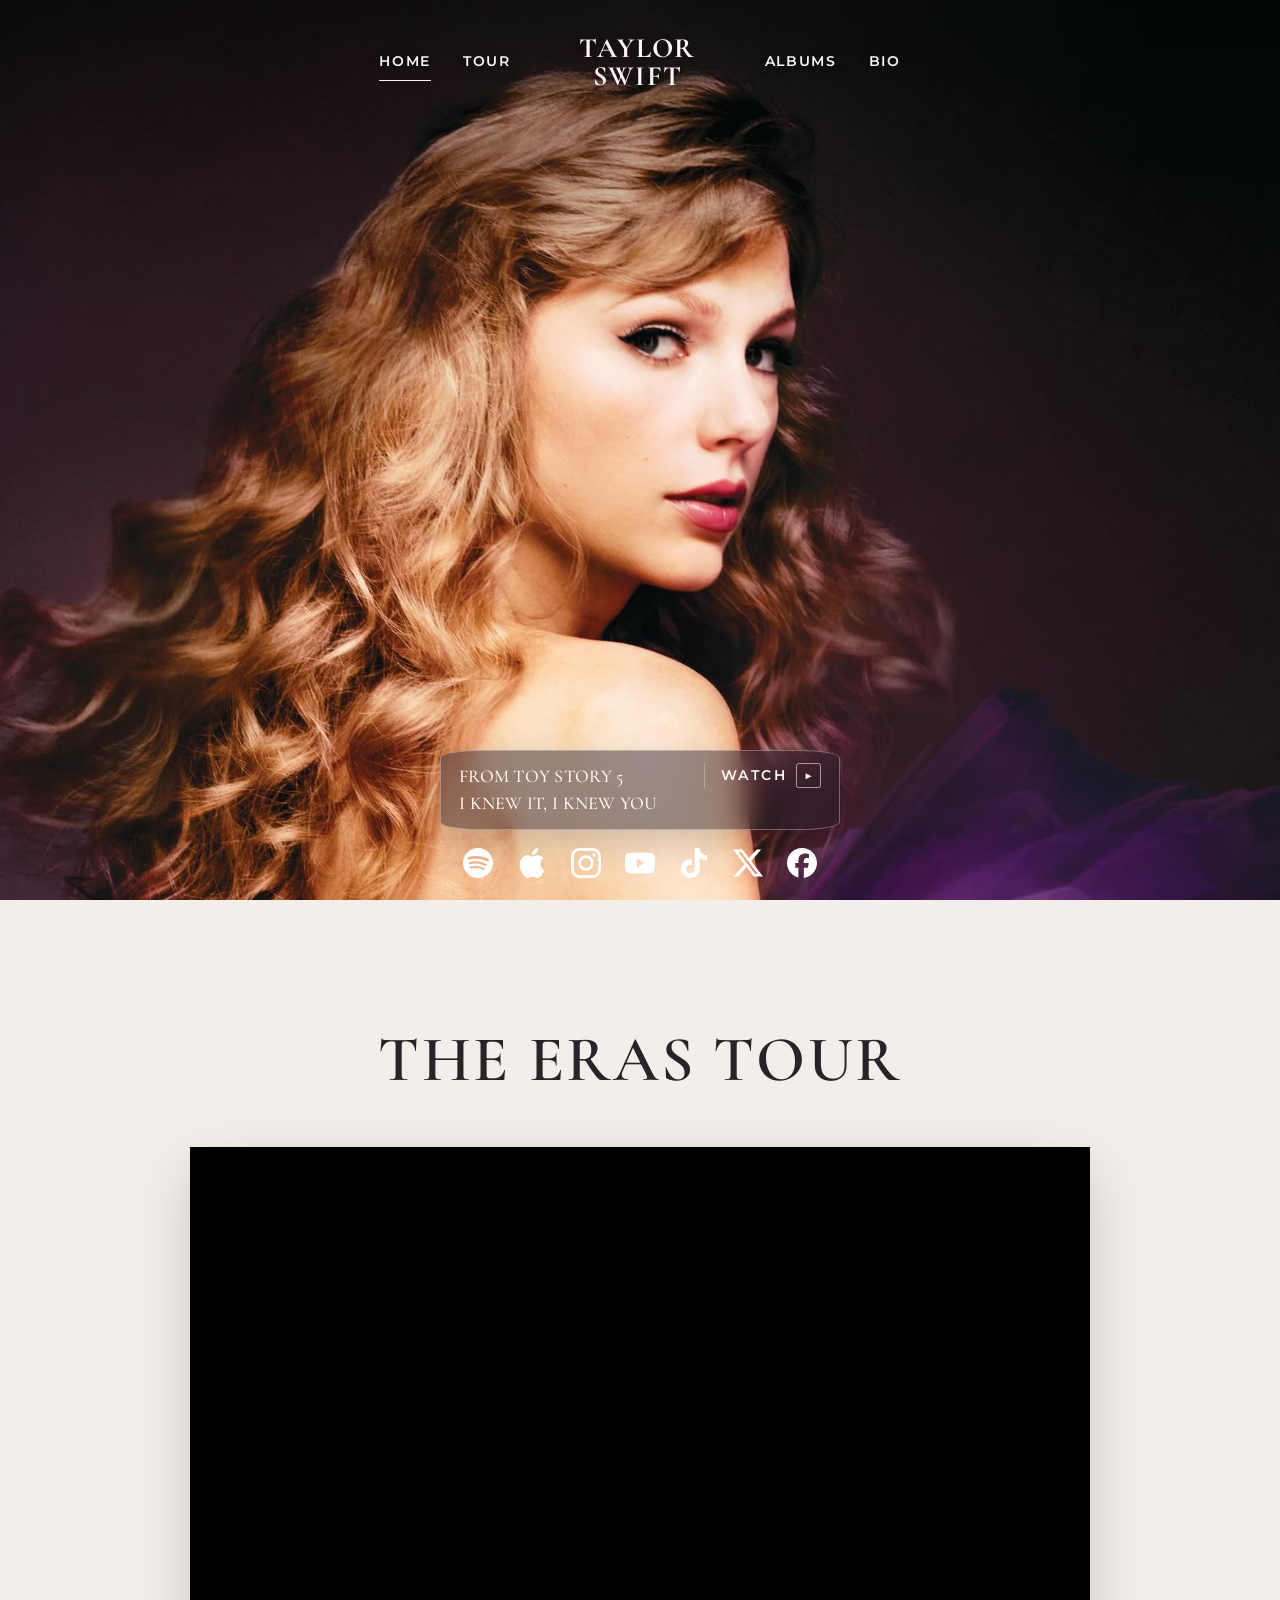
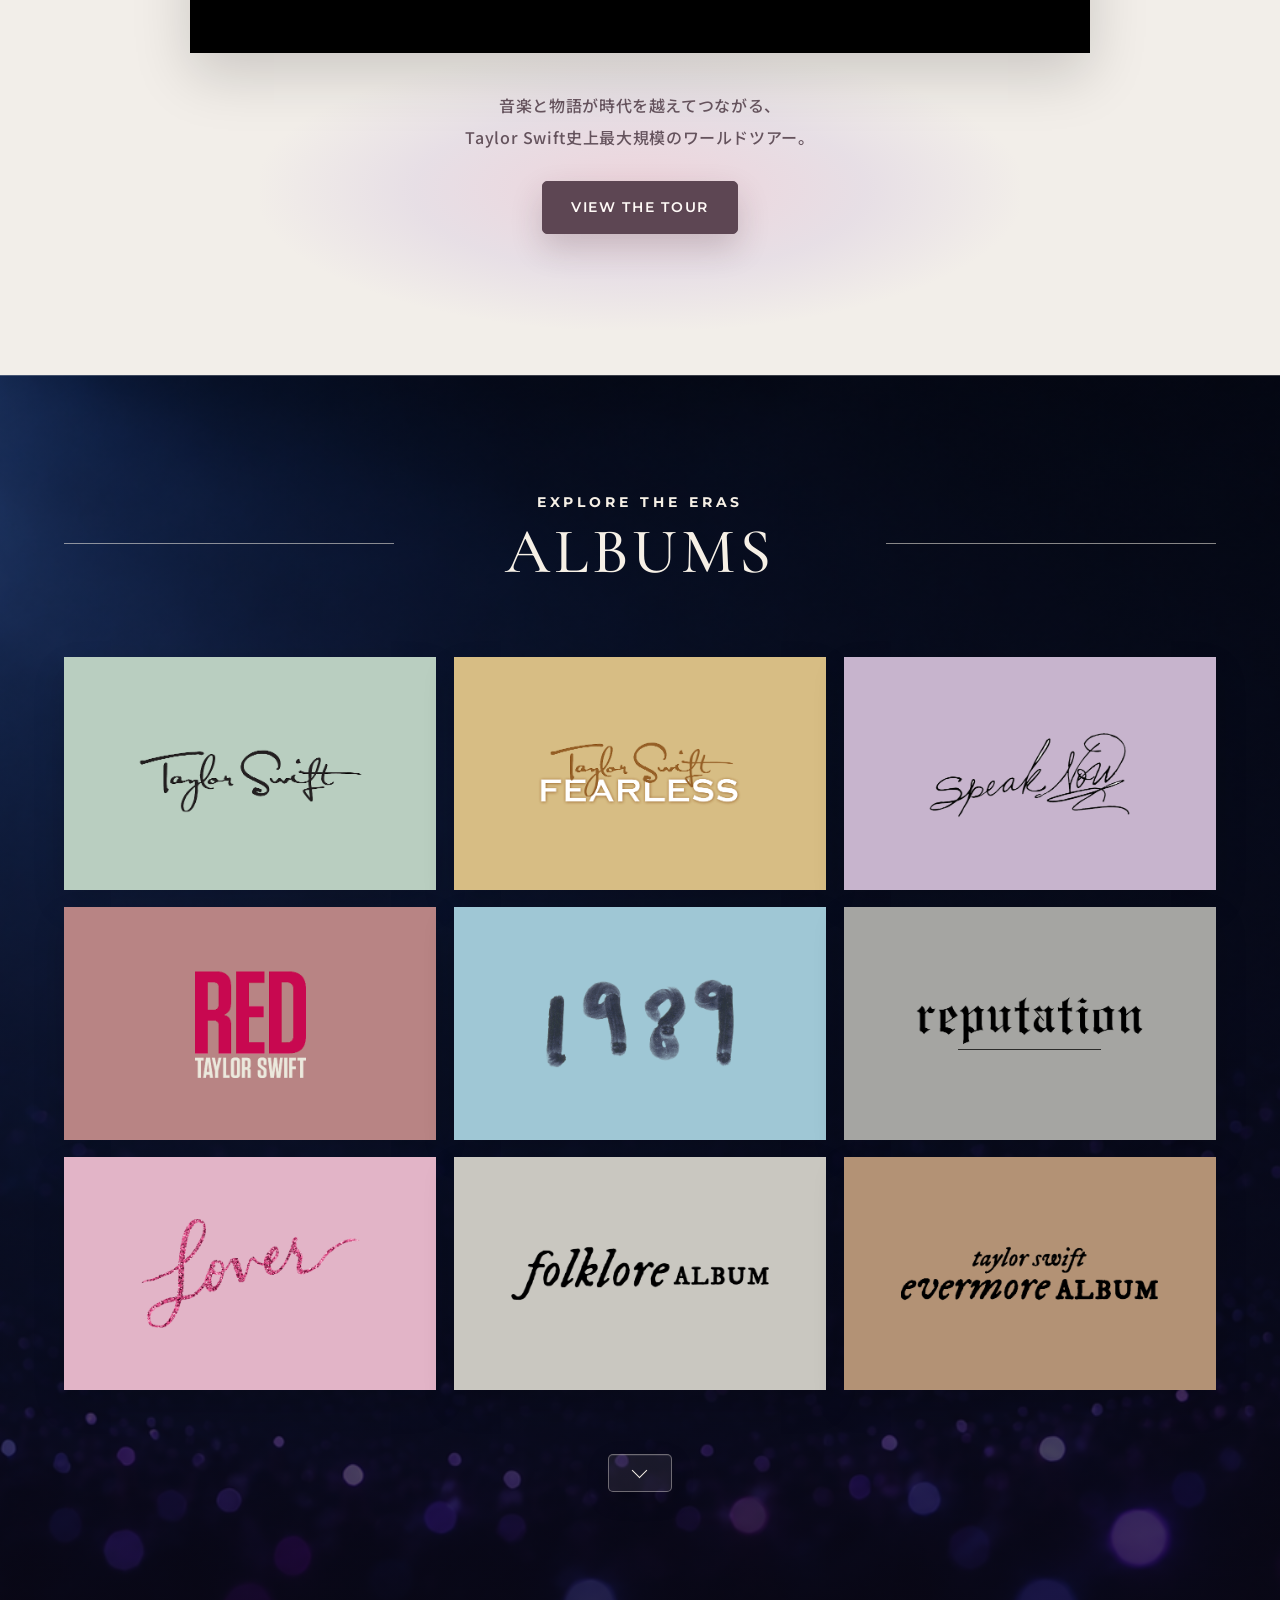
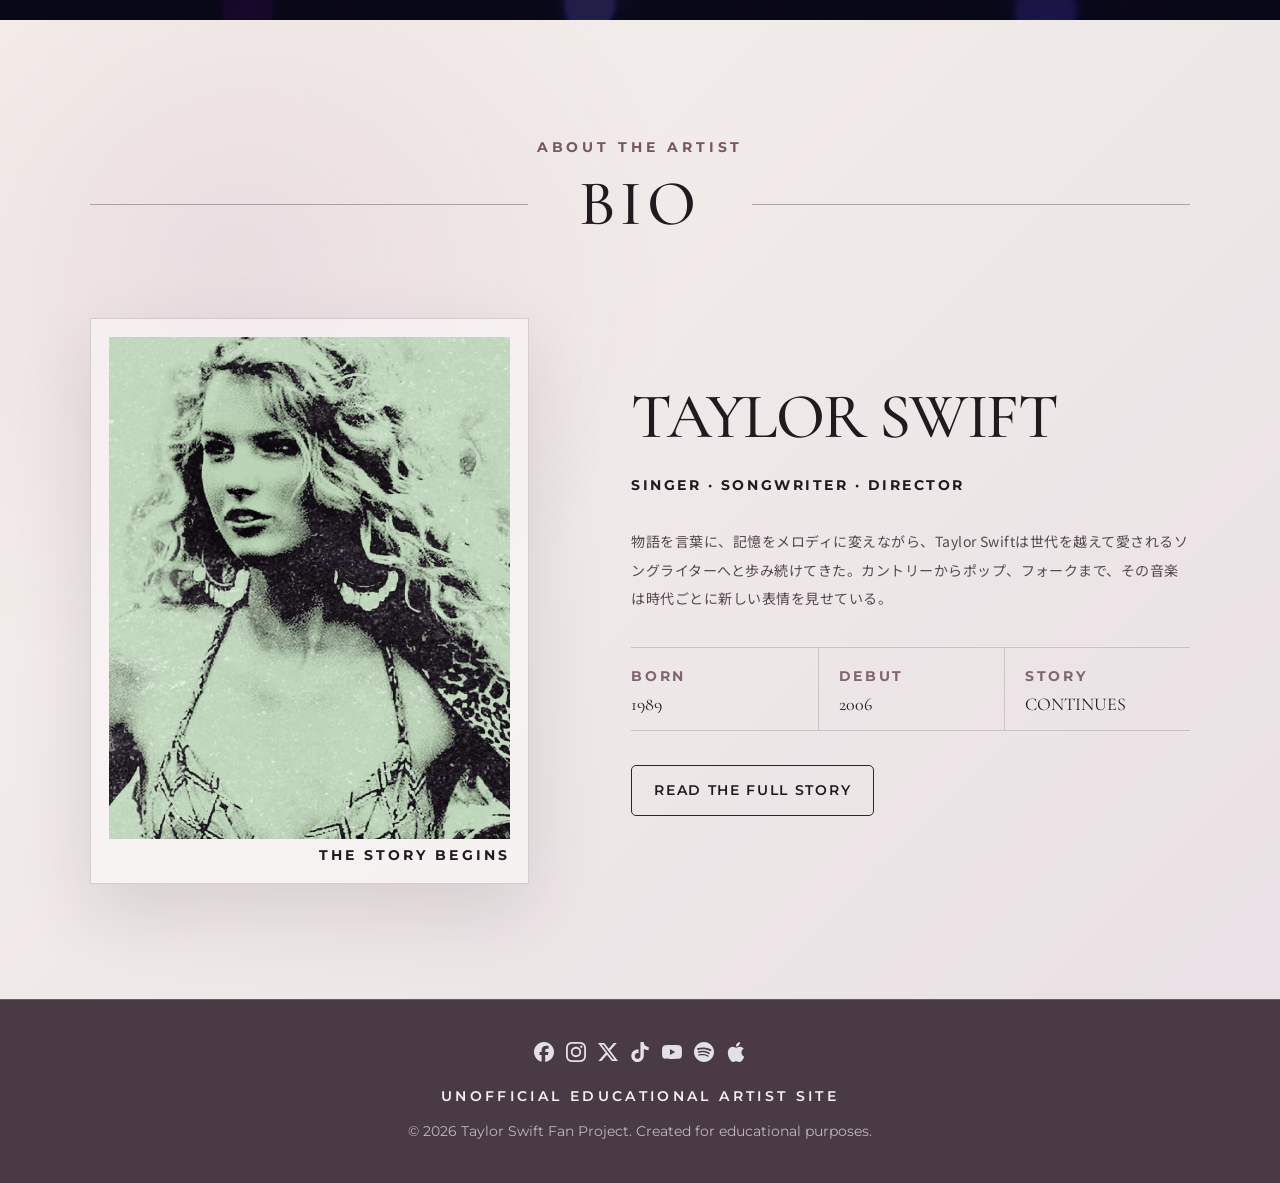
<file: index.html>
<!DOCTYPE html>
<html lang="ja">
<head>
    <meta charset="UTF-8">
    <meta name="viewport" content="width=device-width, initial-scale=1">
    <meta name="description" content="Taylor Swiftの音楽、ツアー、アルバム、物語を紹介する日本語アーティストサイト。">
    <meta name="referrer" content="strict-origin-when-cross-origin">
    <title>TAYLOR SWIFT | ARTIST ARCHIVE</title>
    <link rel="preconnect" href="https://fonts.googleapis.com">
    <link rel="preconnect" href="https://fonts.gstatic.com" crossorigin>
    <link href="https://fonts.googleapis.com/css2?family=Cormorant+Garamond:wght@500;600;700&family=Montserrat:wght@400;500;600;700&family=Noto+Sans+JP:wght@400;500;600&display=swap" rel="stylesheet">
    <link rel="stylesheet" href="css/style.css">
    <link rel="stylesheet" href="css/global.css">
    <script src="js/nav.js" defer></script>
    <script src="js/script.js" defer></script>
</head>
<body class="home-page">
    <a class="skip-link" href="#main-content">本文へスキップ</a>

    <header class="site-header hero-header">
        <a class="ts-logo" href="#home" aria-label="Taylor Swift Home">
            <span class="ts-logo__t">T</span>
            <span class="ts-logo__s">S</span>
        </a>

        <button class="menu-toggle" type="button" aria-label="メニューを開く" data-open-label="メニューを開く" data-close-label="メニューを閉じる" aria-controls="mobile-menu" aria-expanded="false">
            <span></span>
            <span></span>
            <span></span>
        </button>

        <nav class="main-nav" aria-label="メインナビゲーション">
            <a href="#home" aria-current="page">HOME</a>
            <a href="#tour-preview">TOUR</a>
            <a class="site-logo nav-brand" href="#home" aria-label="Taylor Swift Home">
                <span>TAYLOR</span>
                <span>SWIFT</span>
            </a>
            <a href="#albums">ALBUMS</a>
            <a href="#bio-preview">BIO</a>
        </nav>

        <div class="mobile-menu" id="mobile-menu" aria-hidden="true">
            <div class="mobile-menu__panel">
                <a class="site-logo nav-brand mobile-menu__logo" href="#home" aria-label="Taylor Swift Home">
                    <span>TAYLOR</span>
                    <span>SWIFT</span>
                </a>
                <nav class="mobile-menu__nav" aria-label="モバイルナビゲーション">
                    <a href="#home" aria-current="page">HOME</a>
                    <a href="tour.html">TOUR</a>
                    <a href="#albums">ALBUMS</a>
                    <a href="bio.html">BIO</a>
                </nav>
            </div>
        </div>

        <nav class="header-socials" aria-label="公式SNS">
            <a href="https://open.spotify.com/artist/06HL4z0CvFAxyc27GXpf02" target="_blank" rel="noreferrer"><img src="icons/spotify.svg" alt="Spotify"></a>
            <a href="https://music.apple.com/us/artist/taylor-swift/159260351" target="_blank" rel="noreferrer"><img src="icons/applemusic.svg" alt="Apple Music"></a>
            <a href="https://www.instagram.com/taylorswift/" target="_blank" rel="noreferrer"><img src="icons/instagram.svg" alt="Instagram"></a>
            <a href="https://www.youtube.com/@TaylorSwift" target="_blank" rel="noreferrer"><img src="icons/youtube.svg" alt="YouTube"></a>
            <a href="https://www.tiktok.com/@taylorswift" target="_blank" rel="noreferrer"><img src="icons/tiktok.svg" alt="TikTok"></a>
            <a href="https://x.com/taylorswift13" target="_blank" rel="noreferrer"><img src="icons/x.svg" alt="X"></a>
            <a href="https://www.facebook.com/TaylorSwift" target="_blank" rel="noreferrer"><img src="icons/facebook.svg" alt="Facebook"></a>
        </nav>
    </header>

    <main id="main-content">
        <section class="hero" id="home">
            <h1 class="visually-hidden">Taylor Swift</h1>
            <div class="hero-photo" role="img" aria-label="Taylor Swift portrait"></div>
            <div class="hero-shade" aria-hidden="true"></div>

            <button class="hero-feature" type="button" data-video-open aria-label="I Knew It, I Knew You 特別映像を再生">
                <strong>FROM TOY STORY 5</strong>
                <strong>I KNEW IT, I KNEW YOU</strong>
                <span class="hero-feature__meta">『トイ・ストーリー５』日本公開中</span>
                <span class="hero-feature__play">WATCH <b aria-hidden="true">▶</b></span>
            </button>

            <nav class="social-icons social-icons--compact" aria-label="公式SNS">
                <a href="https://open.spotify.com/artist/06HL4z0CvFAxyc27GXpf02" target="_blank" rel="noopener noreferrer"><img src="icons/spotify.svg" alt="Spotify"></a>
                <a href="https://music.apple.com/us/artist/taylor-swift/159260351" target="_blank" rel="noopener noreferrer"><img src="icons/applemusic.svg" alt="Apple Music"></a>
                <a href="https://www.instagram.com/taylorswift/" target="_blank" rel="noopener noreferrer"><img src="icons/instagram.svg" alt="Instagram"></a>
                <a href="https://www.youtube.com/@TaylorSwift" target="_blank" rel="noopener noreferrer"><img src="icons/youtube.svg" alt="YouTube"></a>
                <a href="https://www.tiktok.com/@taylorswift" target="_blank" rel="noopener noreferrer"><img src="icons/tiktok.svg" alt="TikTok"></a>
                <a href="https://x.com/taylorswift13" target="_blank" rel="noopener noreferrer"><img src="icons/x.svg" alt="X"></a>
                <a href="https://www.facebook.com/TaylorSwift" target="_blank" rel="noopener noreferrer"><img src="icons/facebook.svg" alt="Facebook"></a>
            </nav>
        </section>

        <div class="video-modal" data-video-modal aria-hidden="true">
            <div class="video-modal__dialog" role="dialog" aria-modal="true" aria-labelledby="hero-video-title">
                <div class="video-modal__heading">
                    <div>
                        <p>NOW SHOWING IN JAPAN</p>
                        <h2 id="hero-video-title">I KNEW IT, I KNEW YOU</h2>
                    </div>
                    <button class="video-modal__close" type="button" data-video-close aria-label="動画を閉じる">×</button>
                </div>
                <div class="video-modal__player">
                    <iframe data-video-frame data-src="https://www.youtube-nocookie.com/embed/XWBtJ3VDoc4?rel=0" title="I Knew It, I Knew You 特別映像" allow="accelerometer; autoplay; clipboard-write; encrypted-media; gyroscope; picture-in-picture; web-share" referrerpolicy="strict-origin-when-cross-origin" allowfullscreen></iframe>
                </div>
            </div>
        </div>

        <section class="tour-preview" id="tour-preview" aria-labelledby="tour-preview-title">
            <h2 id="tour-preview-title">THE ERAS TOUR</h2>
            <div class="tour-preview__video">
                <iframe src="https://www.youtube.com/embed/5UBl0rLEl0w" title="Taylor Swift The Eras Tour Taylor's Version Official Trailer" loading="lazy" allow="accelerometer; autoplay; clipboard-write; encrypted-media; gyroscope; picture-in-picture; web-share" referrerpolicy="strict-origin-when-cross-origin" allowfullscreen></iframe>
            </div>
            <p class="tour-preview__text">
                音楽と物語が時代を越えてつながる、<br>
                Taylor Swift史上最大規模のワールドツアー。
            </p>
            <a class="tour-preview__link" href="tour.html">
                VIEW THE TOUR
            </a>
        </section>

        <section class="home-albums" id="albums" aria-labelledby="albums-title">
            <header class="home-albums__title">
                <p>EXPLORE THE ERAS</p>
                <h2 id="albums-title">ALBUMS</h2>
            </header>

            <div class="home-album-grid">
                <a class="home-album-card debut" href="album.html?album=debut">
                    <img class="home-album-logo" src="images/album/debut-logo.png" alt="Taylor Swift">
                    <img class="home-album-cover" src="images/album/debut-cover.jpg" alt="Taylor Swift album era">
                    <span>VIEW THIS ERA <b aria-hidden="true">→</b></span>
                </a>
                <a class="home-album-card fearless" href="album.html?album=fearless">
                    <img class="home-album-logo" src="images/album/fearless-logo.png" alt="Fearless">
                    <img class="home-album-cover" src="images/album/fearless-cover.png" alt="Fearless album era">
                    <span>VIEW THIS ERA <b aria-hidden="true">→</b></span>
                </a>
                <a class="home-album-card speak-now" href="album.html?album=speak-now">
                    <img class="home-album-logo" src="images/album/speak-now-logo.png" alt="Speak Now">
                    <img class="home-album-cover" src="images/album/speak-now-cover.png" alt="Speak Now album era">
                    <span>VIEW THIS ERA <b aria-hidden="true">→</b></span>
                </a>
                <a class="home-album-card red" href="album.html?album=red">
                    <img class="home-album-logo" src="images/album/red-logo.png" alt="Red">
                    <img class="home-album-cover" src="images/album/red-cover.png" alt="Red album era">
                    <span>VIEW THIS ERA <b aria-hidden="true">→</b></span>
                </a>
                <a class="home-album-card era-1989" href="album.html?album=1989">
                    <img class="home-album-logo" src="images/album/1989-logo.png" alt="1989">
                    <img class="home-album-cover" src="images/album/1989-cover.png" alt="1989 album era">
                    <span>VIEW THIS ERA <b aria-hidden="true">→</b></span>
                </a>
                <a class="home-album-card reputation" href="album.html?album=reputation">
                    <img class="home-album-logo" src="images/album/reputation-logo.png" alt="Reputation">
                    <img class="home-album-cover" src="images/album/reputation-cover.png" alt="Reputation album era">
                    <span>VIEW THIS ERA <b aria-hidden="true">→</b></span>
                </a>
                <a class="home-album-card lover" href="album.html?album=lover">
                    <img class="home-album-logo" src="images/album/lover-logo.png" alt="Lover">
                    <img class="home-album-cover" src="images/album/lover-cover.png" alt="Lover album era">
                    <span>VIEW THIS ERA <b aria-hidden="true">→</b></span>
                </a>
                <a class="home-album-card folklore" href="album.html?album=folklore">
                    <img class="home-album-logo" src="images/album/folklore-logo.png" alt="Folklore">
                    <img class="home-album-cover" src="images/album/folklore-cover.png" alt="Folklore album era">
                    <span>VIEW THIS ERA <b aria-hidden="true">→</b></span>
                </a>
                <a class="home-album-card evermore" href="album.html?album=evermore">
                    <img class="home-album-logo" src="images/album/evermore-logo.png" alt="Evermore">
                    <img class="home-album-cover" src="images/album/evermore-cover.png" alt="Evermore album era">
                    <span>VIEW THIS ERA <b aria-hidden="true">→</b></span>
                </a>
            </div>

            <div class="home-albums__more-row">
                <button class="home-albums__more-button" type="button" aria-label="Show more albums" aria-expanded="false" aria-controls="more-home-albums">
                    <span aria-hidden="true"></span>
                </button>
            </div>

            <div class="home-album-grid home-album-grid--more" id="more-home-albums" aria-hidden="true" inert>
                <a class="home-album-card fearless-tv" href="album.html?album=fearless-tv">
                    <img class="home-album-logo" src="images/album/fearless-tv-logo.png" alt="Fearless Taylor's Version">
                    <img class="home-album-cover" src="images/album/fearless-tv-cover.jpg" alt="Fearless Taylor's Version album era">
                    <span>VIEW THIS ERA <b aria-hidden="true">→</b></span>
                </a>
                <a class="home-album-card red-tv" href="album.html?album=red-tv">
                    <img class="home-album-logo" src="images/album/red-tv-logo.png" alt="Red Taylor's Version">
                    <img class="home-album-cover" src="images/album/red-tv-cover.png" alt="Red Taylor's Version album era">
                    <span>VIEW THIS ERA <b aria-hidden="true">→</b></span>
                </a>
                <a class="home-album-card midnights" href="album.html?album=midnights">
                    <img class="home-album-logo" src="images/album/midnights-logo.png" alt="Midnights">
                    <img class="home-album-cover" src="images/album/midnights-cover.png" alt="Midnights album era">
                    <span>VIEW THIS ERA <b aria-hidden="true">→</b></span>
                </a>
                <a class="home-album-card speak-now-tv" href="album.html?album=speak-now-tv">
                    <img class="home-album-logo" src="images/album/speak-now-tv-logo.png" alt="Speak Now Taylor's Version">
                    <img class="home-album-cover" src="images/album/speak-now-tv-cover.png" alt="Speak Now Taylor's Version album era">
                    <span>VIEW THIS ERA <b aria-hidden="true">→</b></span>
                </a>
                <a class="home-album-card era-1989-tv" href="album.html?album=1989-tv">
                    <img class="home-album-logo" src="images/album/1989-tv-logo.png" alt="1989 Taylor's Version">
                    <img class="home-album-cover" src="images/album/1989-tv-cover.png" alt="1989 Taylor's Version album era">
                    <span>VIEW THIS ERA <b aria-hidden="true">→</b></span>
                </a>
                <a class="home-album-card ttpd" href="album.html?album=ttpd">
                    <img class="home-album-logo" src="images/album/ttpd-logo.png" alt="The Tortured Poets Department">
                    <img class="home-album-cover" src="images/album/ttpd-cover.png" alt="The Tortured Poets Department album era">
                    <span>VIEW THIS ERA <b aria-hidden="true">→</b></span>
                </a>
                <a class="home-album-card showgirl" href="album.html?album=showgirl">
                    <img class="home-album-logo" src="images/album/showgirl-logo.png" alt="The Life of a Showgirl">
                    <img class="home-album-cover" src="images/album/showgirl-cover.jpg" alt="The Life of a Showgirl album era">
                    <span>VIEW THIS ERA <b aria-hidden="true">→</b></span>
                </a>
            </div>
        </section>

        <section class="home-bio" id="bio-preview" aria-labelledby="home-bio-title">
            <header class="home-bio__heading">
                <p>ABOUT THE ARTIST</p>
                <div>
                    <span aria-hidden="true"></span>
                    <h2 id="home-bio-title">BIO</h2>
                    <span aria-hidden="true"></span>
                </div>
            </header>

            <div class="home-bio__inner">
                <div class="home-bio__visual">
                    <div class="home-bio__image">
                        <img src="images/home/era-debut.jpg" alt="Taylor Swift portrait">
                    </div>
                    <p aria-hidden="true">THE STORY BEGINS</p>
                </div>

                <div class="home-bio__content">
                    <h3>TAYLOR SWIFT</h3>
                    <p class="home-bio__roles">SINGER · SONGWRITER · DIRECTOR</p>
                    <p class="home-bio__description">
                        物語を言葉に、記憶をメロディに変えながら、Taylor Swiftは世代を越えて愛されるソングライターへと歩み続けてきた。カントリーからポップ、フォークまで、その音楽は時代ごとに新しい表情を見せている。
                    </p>

                    <dl class="home-bio__facts">
                        <div>
                            <dt>BORN</dt>
                            <dd>1989</dd>
                        </div>
                        <div>
                            <dt>DEBUT</dt>
                            <dd>2006</dd>
                        </div>
                        <div>
                            <dt>STORY</dt>
                            <dd>CONTINUES</dd>
                        </div>
                    </dl>

                    <a class="home-bio__link" href="bio.html">
                        READ THE FULL STORY
                    </a>
                </div>
            </div>
        </section>
    </main>

    <footer class="footer">
        <div class="footer-socials">
            <a href="https://www.facebook.com/TaylorSwift" target="_blank" rel="noopener" aria-label="Facebook"><img src="icons/facebook.svg" alt=""></a>
            <a href="https://www.instagram.com/taylorswift" target="_blank" rel="noopener" aria-label="Instagram"><img src="icons/instagram.svg" alt=""></a>
            <a href="https://x.com/taylorswift13" target="_blank" rel="noopener" aria-label="X"><img src="icons/x.svg" alt=""></a>
            <a href="https://www.tiktok.com/@taylorswift" target="_blank" rel="noopener" aria-label="TikTok"><img src="icons/tiktok.svg" alt=""></a>
            <a href="https://www.youtube.com/@TaylorSwift" target="_blank" rel="noopener" aria-label="YouTube"><img src="icons/youtube.svg" alt=""></a>
            <a href="https://open.spotify.com/artist/06HL4z0CvFAxyc27GXpf02" target="_blank" rel="noopener" aria-label="Spotify"><img src="icons/spotify.svg" alt=""></a>
            <a href="https://music.apple.com/us/artist/taylor-swift/159260351" target="_blank" rel="noopener" aria-label="Apple Music"><img src="icons/applemusic.svg" alt=""></a>
        </div>
        <p>UNOFFICIAL EDUCATIONAL ARTIST SITE</p>
        <small>© 2026 Taylor Swift Fan Project. Created for educational purposes.</small>
    </footer>
</body>
</html>
</file>
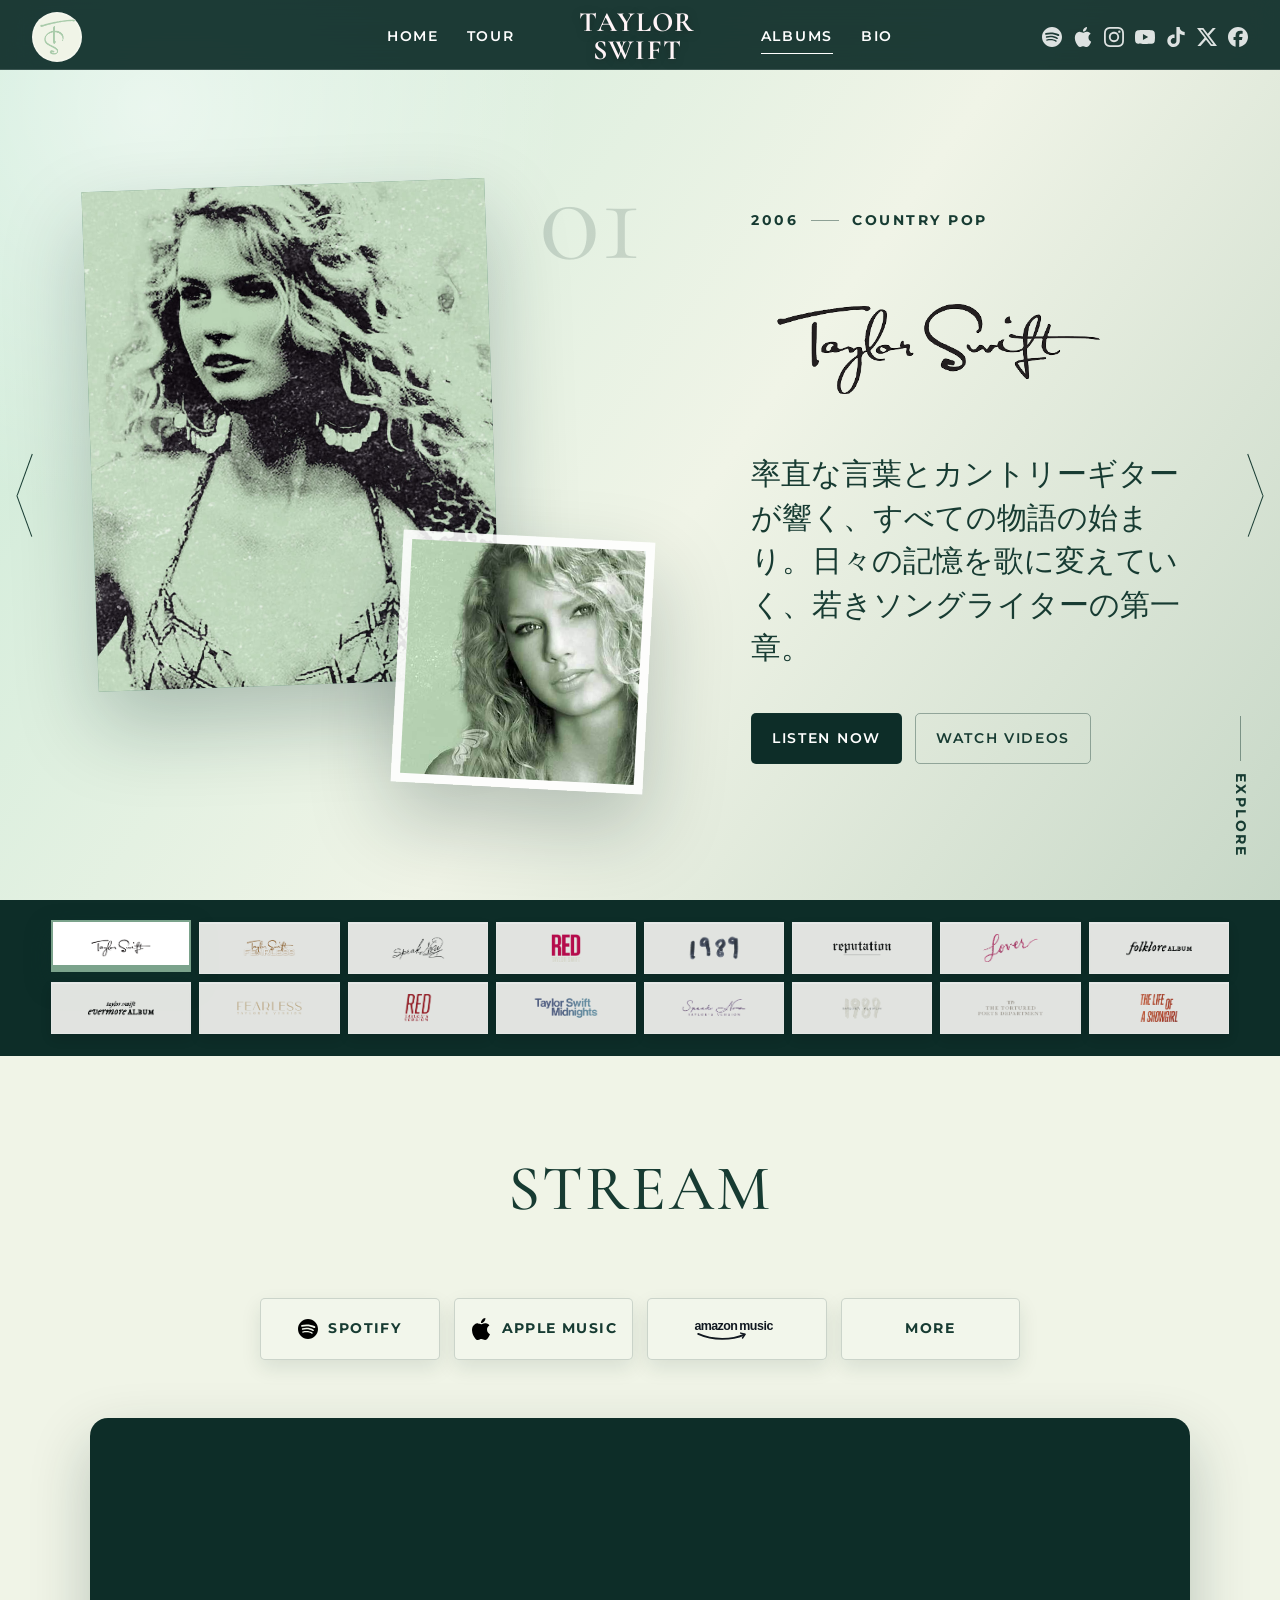
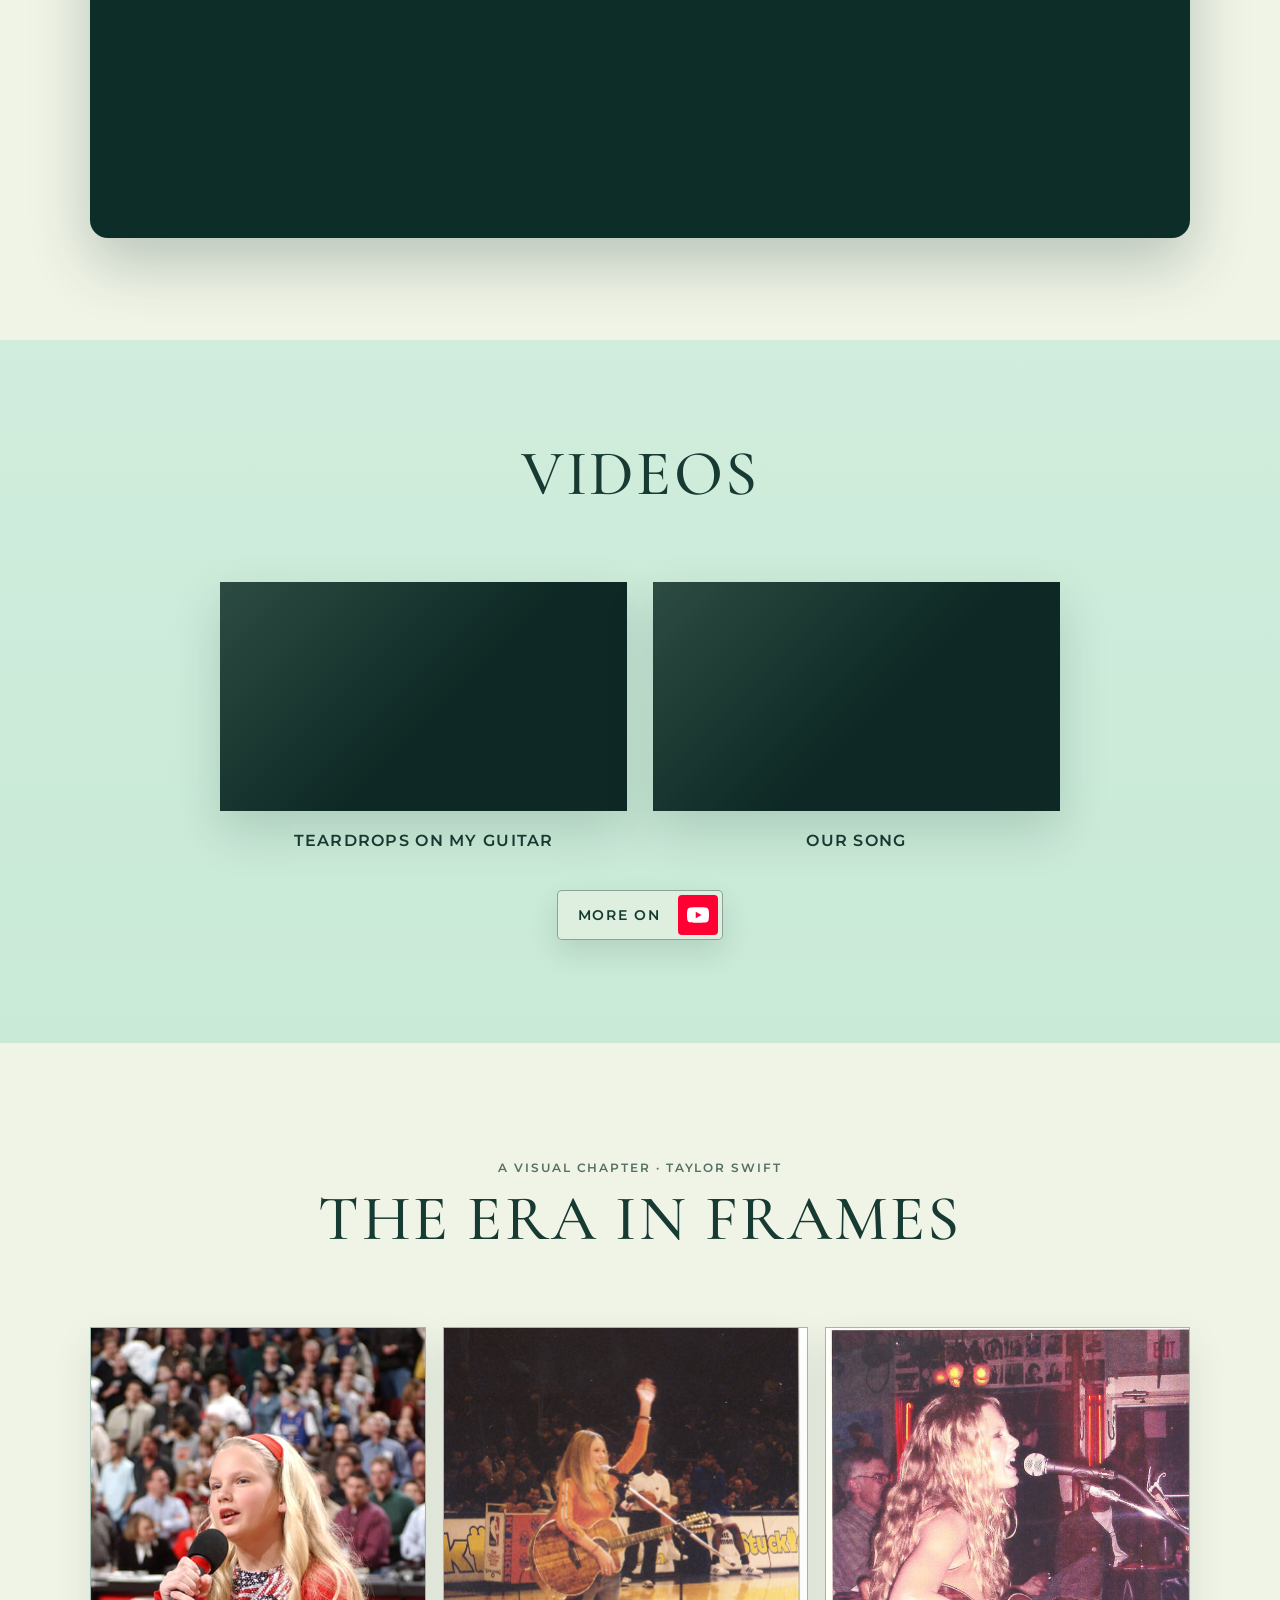
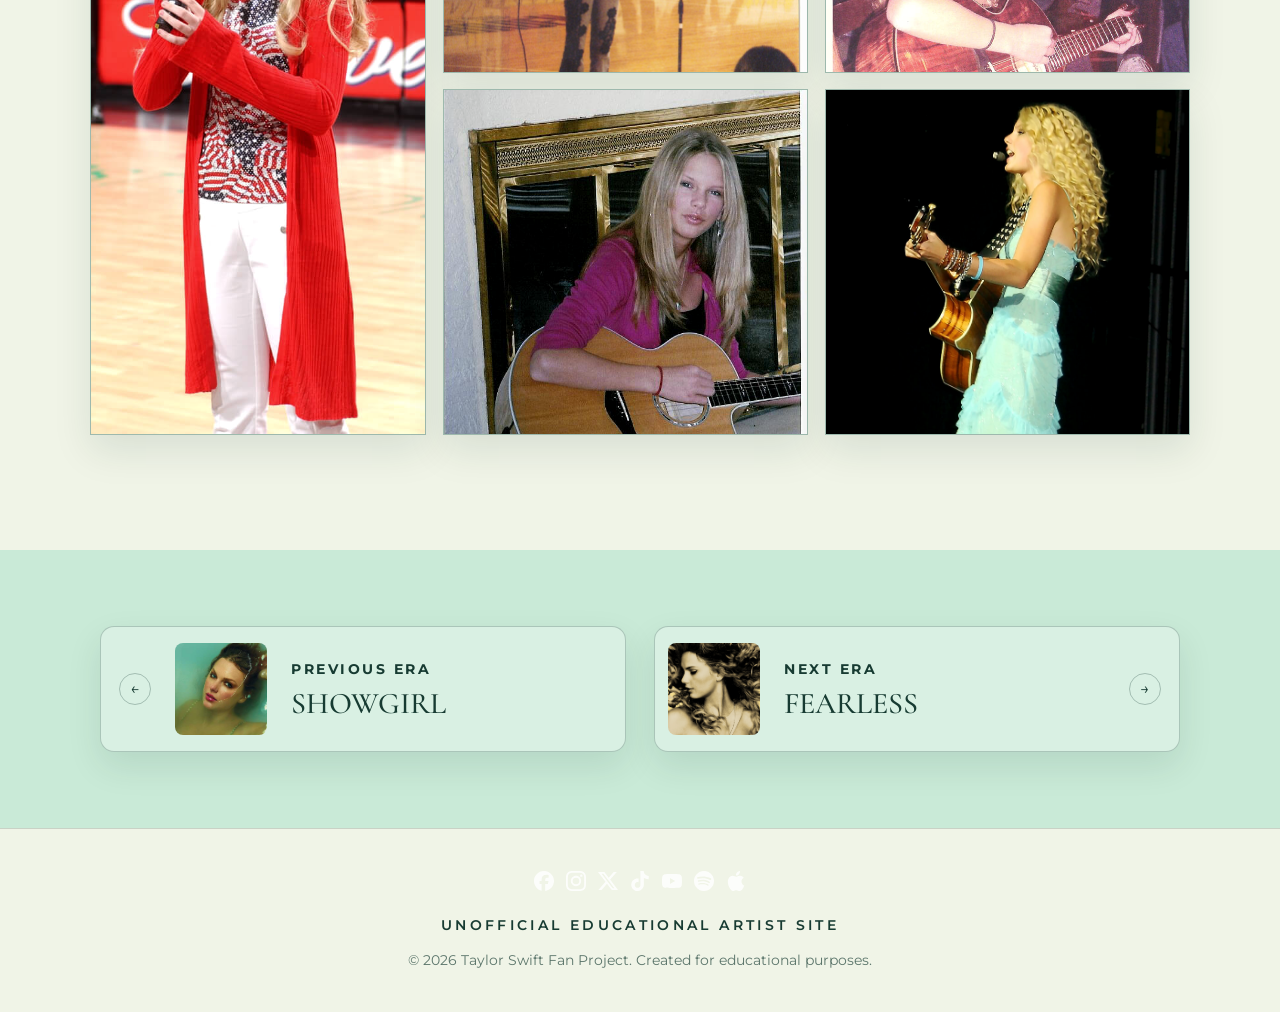
<file: album.html>
<!DOCTYPE html>
<html lang="ja">
<head>
    <meta charset="UTF-8">
    <meta name="viewport" content="width=device-width, initial-scale=1">
    <meta name="description" content="Explore every Taylor Swift album era.">
    <meta name="referrer" content="strict-origin-when-cross-origin">
    <title>ALBUM | TAYLOR SWIFT</title>
    <link rel="preconnect" href="https://fonts.googleapis.com">
    <link rel="preconnect" href="https://fonts.gstatic.com" crossorigin>
    <link href="https://fonts.googleapis.com/css2?family=Cormorant+Garamond:wght@500;600;700&family=Montserrat:wght@400;500;600;700&family=Noto+Sans+JP:wght@400;500;600&display=swap" rel="stylesheet">
    <link rel="stylesheet" href="css/album.css">
    <link rel="stylesheet" href="css/global.css">
    <script src="js/nav.js" defer></script>
    <script src="js/album.js" defer></script>
</head>

<body class="album-page">
    <a class="skip-link" href="#main-content">Skip to content</a>

    <header class="site-header">
        <a class="monogram album-era-mark" href="index.html#home" aria-label="Taylor Swift home">
            <img data-nav-era-logo src="images/tour/logo-debut.png" alt="Taylor Swift era logo">
        </a>

        <button class="menu-toggle" type="button" aria-label="Open menu" aria-controls="mobile-menu" aria-expanded="false">
            <span></span><span></span><span></span>
        </button>

        <nav class="main-nav" aria-label="Main navigation">
            <a href="index.html#home">HOME</a>
            <a href="tour.html">TOUR</a>
            <a class="brand nav-brand" href="index.html#home" aria-label="Taylor Swift home">
                <span>TAYLOR</span>
                <span>SWIFT</span>
            </a>
            <a href="index.html#albums" aria-current="page">ALBUMS</a>
            <a href="bio.html">BIO</a>
        </nav>

        <nav class="header-socials" aria-label="Official social media">
            <a href="https://open.spotify.com/artist/06HL4z0CvFAxyc27GXpf02" target="_blank" rel="noopener" aria-label="Spotify"><img src="icons/spotify.svg" alt=""></a>
            <a href="https://music.apple.com/us/artist/taylor-swift/159260351" target="_blank" rel="noopener" aria-label="Apple Music"><img src="icons/applemusic.svg" alt=""></a>
            <a href="https://www.instagram.com/taylorswift/" target="_blank" rel="noopener" aria-label="Instagram"><img src="icons/instagram.svg" alt=""></a>
            <a href="https://www.youtube.com/@TaylorSwift" target="_blank" rel="noopener" aria-label="YouTube"><img src="icons/youtube.svg" alt=""></a>
            <a href="https://www.tiktok.com/@taylorswift" target="_blank" rel="noopener" aria-label="TikTok"><img src="icons/tiktok.svg" alt=""></a>
            <a href="https://x.com/taylorswift13" target="_blank" rel="noopener" aria-label="X"><img src="icons/x.svg" alt=""></a>
            <a href="https://www.facebook.com/TaylorSwift" target="_blank" rel="noopener" aria-label="Facebook"><img src="icons/facebook.svg" alt=""></a>
        </nav>

        <div class="mobile-menu" id="mobile-menu" aria-hidden="true">
            <div class="mobile-menu__panel">
                <a class="brand nav-brand mobile-menu__logo" href="index.html#home" aria-label="Taylor Swift home">
                    <span>TAYLOR</span><span>SWIFT</span>
                </a>
                <nav class="mobile-menu__nav" aria-label="Mobile navigation">
                    <a href="index.html#home">HOME</a>
                    <a href="tour.html">TOUR</a>
                    <a href="index.html#albums" aria-current="page">ALBUMS</a>
                    <a href="bio.html">BIO</a>
                </nav>
            </div>
        </div>
    </header>

    <main id="main-content">
        <section class="album-hero" aria-labelledby="album-title">
            <div class="hero-art">
                <span class="hero-number" data-era-number>01</span>
                <figure class="hero-portrait">
                    <img data-era-image src="images/album/era-debut.jpg" alt="Taylor Swift debut era">
                </figure>
                <figure class="hero-cover">
                    <img data-cover src="images/album/debut-cover.jpg" alt="Taylor Swift album cover">
                </figure>
            </div>

            <div class="hero-copy">
                <p class="eyebrow"><span data-year>2006</span><i></i><span data-genre>COUNTRY POP</span></p>
                <h1 id="album-title" class="visually-hidden">Taylor Swift</h1>
                <img class="album-logo" data-logo src="images/album/debut-logo.png" alt="Taylor Swift">
                <p class="hero-description" data-description>The first chapter of a songwriting story.</p>
                <div class="hero-actions">
                    <a class="button button--solid" href="#listen">LISTEN NOW</a>
                    <a class="button" href="#videos">WATCH VIDEOS</a>
                </div>
            </div>

            <nav class="album-side-navigation" aria-label="Quick album navigation">
                <a class="album-side-link album-side-link--previous" data-previous-side-link href="album.html?album=showgirl" aria-label="Previous album: The Life of a Showgirl">
                    <span class="album-side-link__symbol" aria-hidden="true">❮</span>
                    <span class="album-side-link__label" aria-hidden="true">
                        <small>PREVIOUS ERA</small>
                        <strong data-previous-side-title>SHOWGIRL</strong>
                    </span>
                </a>
                <a class="album-side-link album-side-link--next" data-next-side-link href="album.html?album=fearless" aria-label="Next album: Fearless">
                    <span class="album-side-link__symbol" aria-hidden="true">❯</span>
                    <span class="album-side-link__label" aria-hidden="true">
                        <small>NEXT ERA</small>
                        <strong data-next-side-title>FEARLESS</strong>
                    </span>
                </a>
            </nav>

            <a class="scroll-cue" href="#era-menu"><span></span>EXPLORE</a>
        </section>

        <nav class="era-menu" id="era-menu" aria-label="Choose an album era">
            <div class="era-menu__inner" data-era-menu></div>
        </nav>

        <section class="listen-section" id="listen" aria-labelledby="listen-title">
            <div class="section-title">
                <h2 id="listen-title">STREAM</h2>
            </div>

            <div class="stream-links">
                <a data-spotify-link href="https://open.spotify.com/artist/06HL4z0CvFAxyc27GXpf02" target="_blank" rel="noopener"><img src="icons/spotify.svg" alt=""><span>SPOTIFY</span></a>
                <a data-apple-link href="https://music.apple.com/us/artist/taylor-swift/159260351" target="_blank" rel="noopener">
                    <img class="stream-logo--apple" src="icons/applemusic.svg" alt="">
                    <span>APPLE MUSIC</span>
                </a>
                <a data-amazon-link href="https://music.amazon.com/search/Taylor%20Swift" target="_blank" rel="noopener">
                    <img class="stream-logo--amazon" src="icons/amazonmusic.svg" alt="Amazon Music">
                </a>
                <a data-more-link href="https://taylor.lnk.to/TaylorSwiftAlbum" target="_blank" rel="noopener"><span>MORE</span></a>
            </div>

            <div class="spotify-player">
                <iframe data-spotify-embed src="https://open.spotify.com/embed/album/5eyZZoQEFQWRHkV2xgAeBw?utm_source=generator&theme=0" title="Taylor Swift album on Spotify" loading="lazy" allow="autoplay; clipboard-write; encrypted-media; fullscreen; picture-in-picture"></iframe>
            </div>
        </section>

        <section class="video-section" id="videos" aria-labelledby="videos-title">
            <div class="media-heading">
                <h2 id="videos-title">VIDEOS</h2>
            </div>

            <div class="video-grid" data-video-grid></div>

            <a class="more-videos" href="https://www.youtube.com/@TaylorSwift/videos" target="_blank" rel="noopener">
                <span>MORE ON </span>
                <span class="more-videos__icon" aria-hidden="true"><img src="icons/youtube.svg" alt=""></span>
            </a>
        </section>

        <section class="photos-section" id="photos" aria-labelledby="photos-title">
            <div class="media-heading">
                <p class="photos-kicker">A VISUAL CHAPTER · <span data-photos-era>TAYLOR SWIFT</span></p>
                <h2 id="photos-title">THE ERA IN FRAMES</h2>
            </div>

            <div class="photos-grid" data-photos-grid></div>
        </section>

        <section class="era-navigation" aria-label="Album era navigation">
            <div class="era-navigation__inner">
                <a class="era-card era-card--previous" data-previous-link href="album.html?album=showgirl">
                    <span class="era-card__arrow" aria-hidden="true">←</span>
                    <img data-previous-cover src="images/album/showgirl-cover.jpg" alt="The Life of a Showgirl album cover">
                    <span class="era-card__copy">
                        <small>PREVIOUS ERA</small>
                        <strong data-previous-title>SHOWGIRL</strong>
                    </span>
                </a>

                <a class="era-card era-card--next" data-next-link href="album.html?album=fearless">
                    <img data-next-cover src="images/album/fearless-cover.png" alt="Fearless album cover">
                    <span class="era-card__copy">
                        <small>NEXT ERA</small>
                        <strong data-next-title>FEARLESS</strong>
                    </span>
                    <span class="era-card__arrow" aria-hidden="true">→</span>
                </a>
            </div>
        </section>
    </main>

    <footer class="footer">
        <div class="footer-socials">
            <a href="https://www.facebook.com/TaylorSwift" target="_blank" rel="noopener" aria-label="Facebook"><img src="icons/facebook.svg" alt=""></a>
            <a href="https://www.instagram.com/taylorswift" target="_blank" rel="noopener" aria-label="Instagram"><img src="icons/instagram.svg" alt=""></a>
            <a href="https://x.com/taylorswift13" target="_blank" rel="noopener" aria-label="X"><img src="icons/x.svg" alt=""></a>
            <a href="https://www.tiktok.com/@taylorswift" target="_blank" rel="noopener" aria-label="TikTok"><img src="icons/tiktok.svg" alt=""></a>
            <a href="https://www.youtube.com/@TaylorSwift" target="_blank" rel="noopener" aria-label="YouTube"><img src="icons/youtube.svg" alt=""></a>
            <a href="https://open.spotify.com/artist/06HL4z0CvFAxyc27GXpf02" target="_blank" rel="noopener" aria-label="Spotify"><img src="icons/spotify.svg" alt=""></a>
            <a href="https://music.apple.com/us/artist/taylor-swift/159260351" target="_blank" rel="noopener" aria-label="Apple Music"><img src="icons/applemusic.svg" alt=""></a>
        </div>
        <p>UNOFFICIAL EDUCATIONAL ARTIST SITE</p>
        <small>© 2026 Taylor Swift Fan Project. Created for educational purposes.</small>
    </footer>
</body>
</html>
</file>
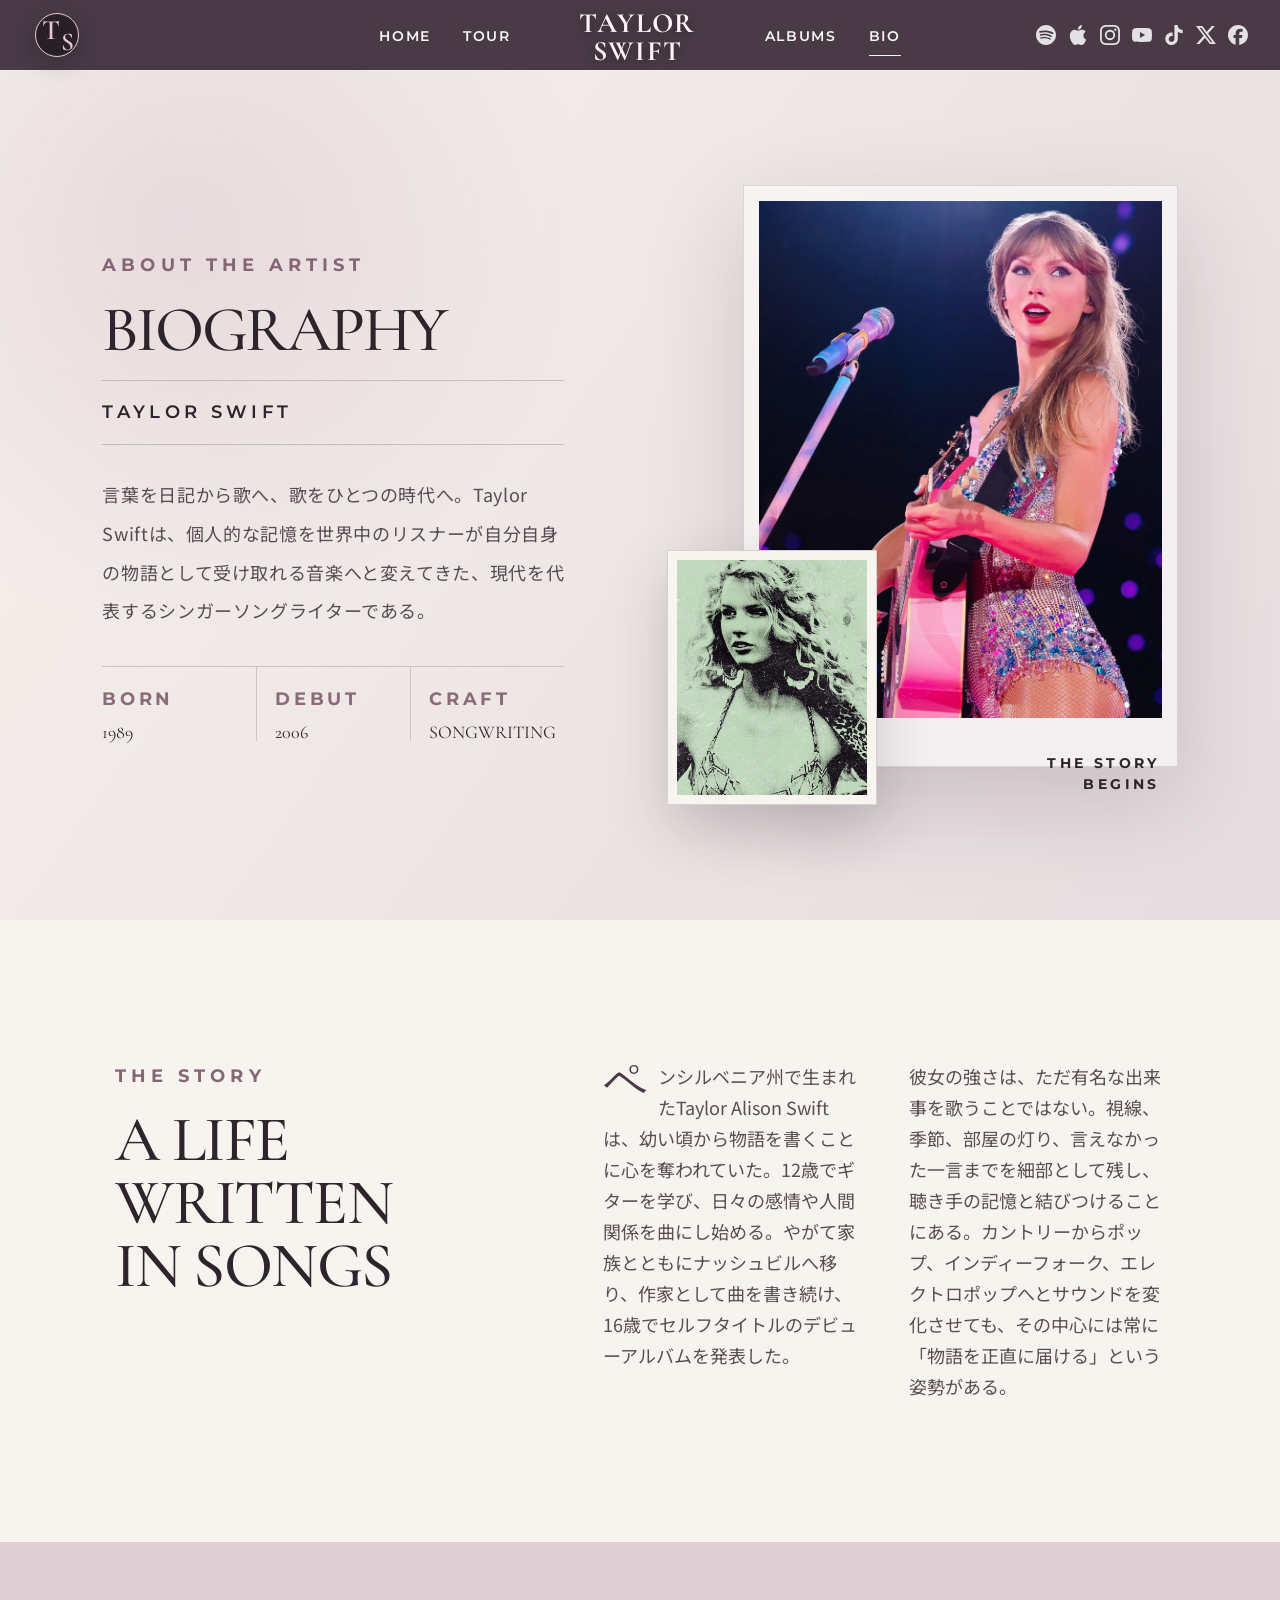
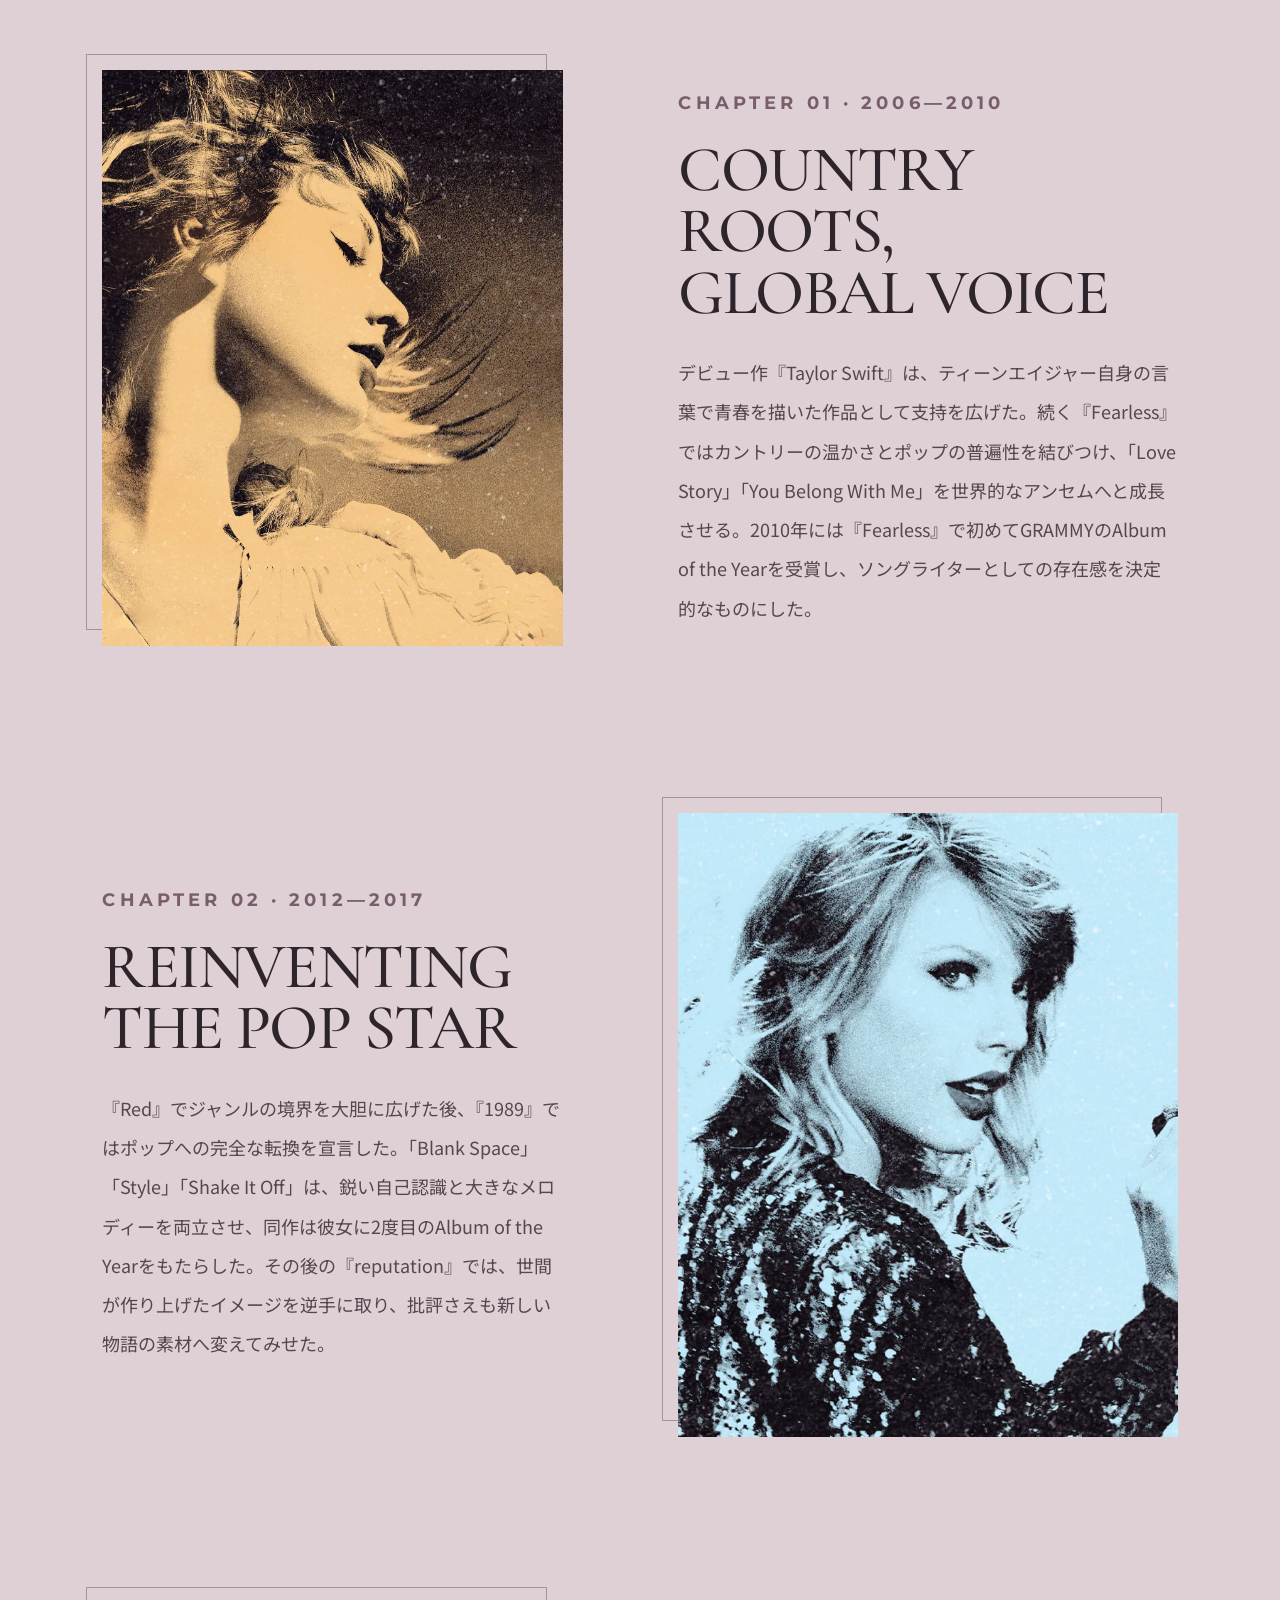
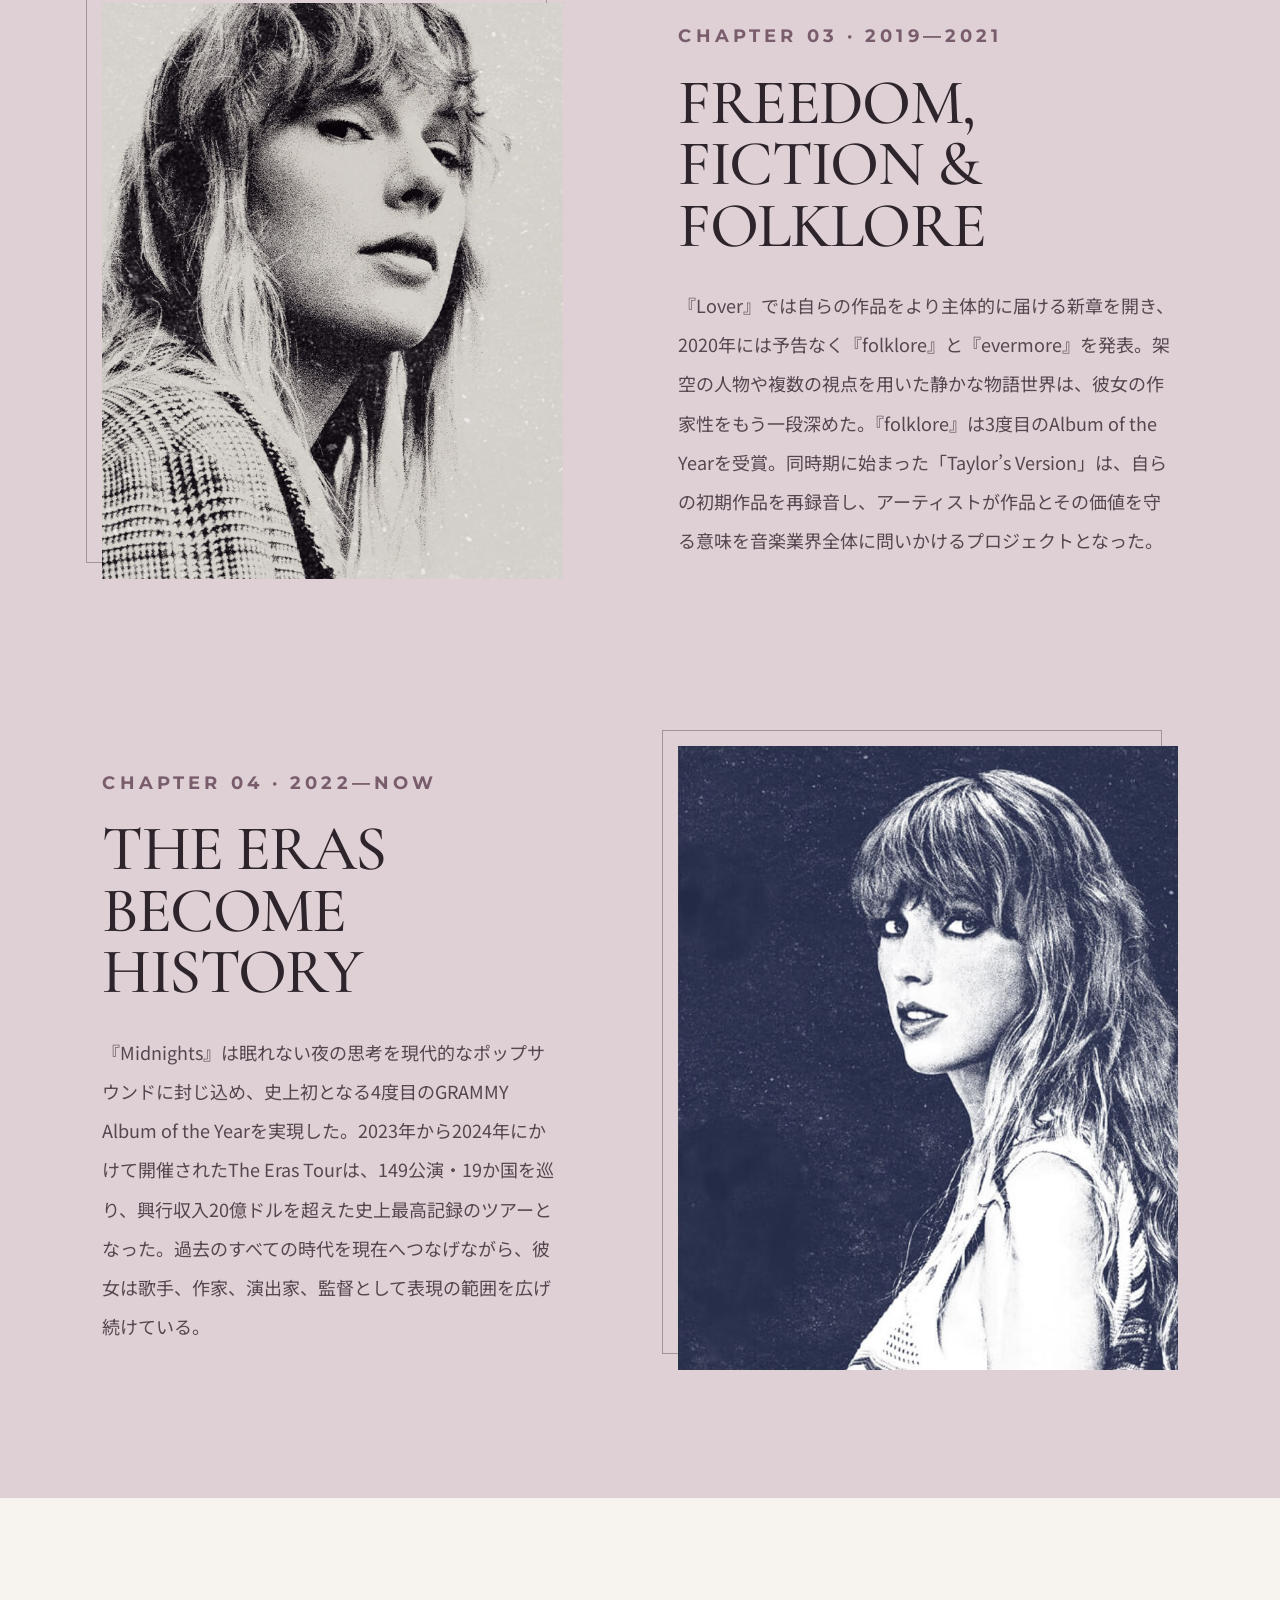
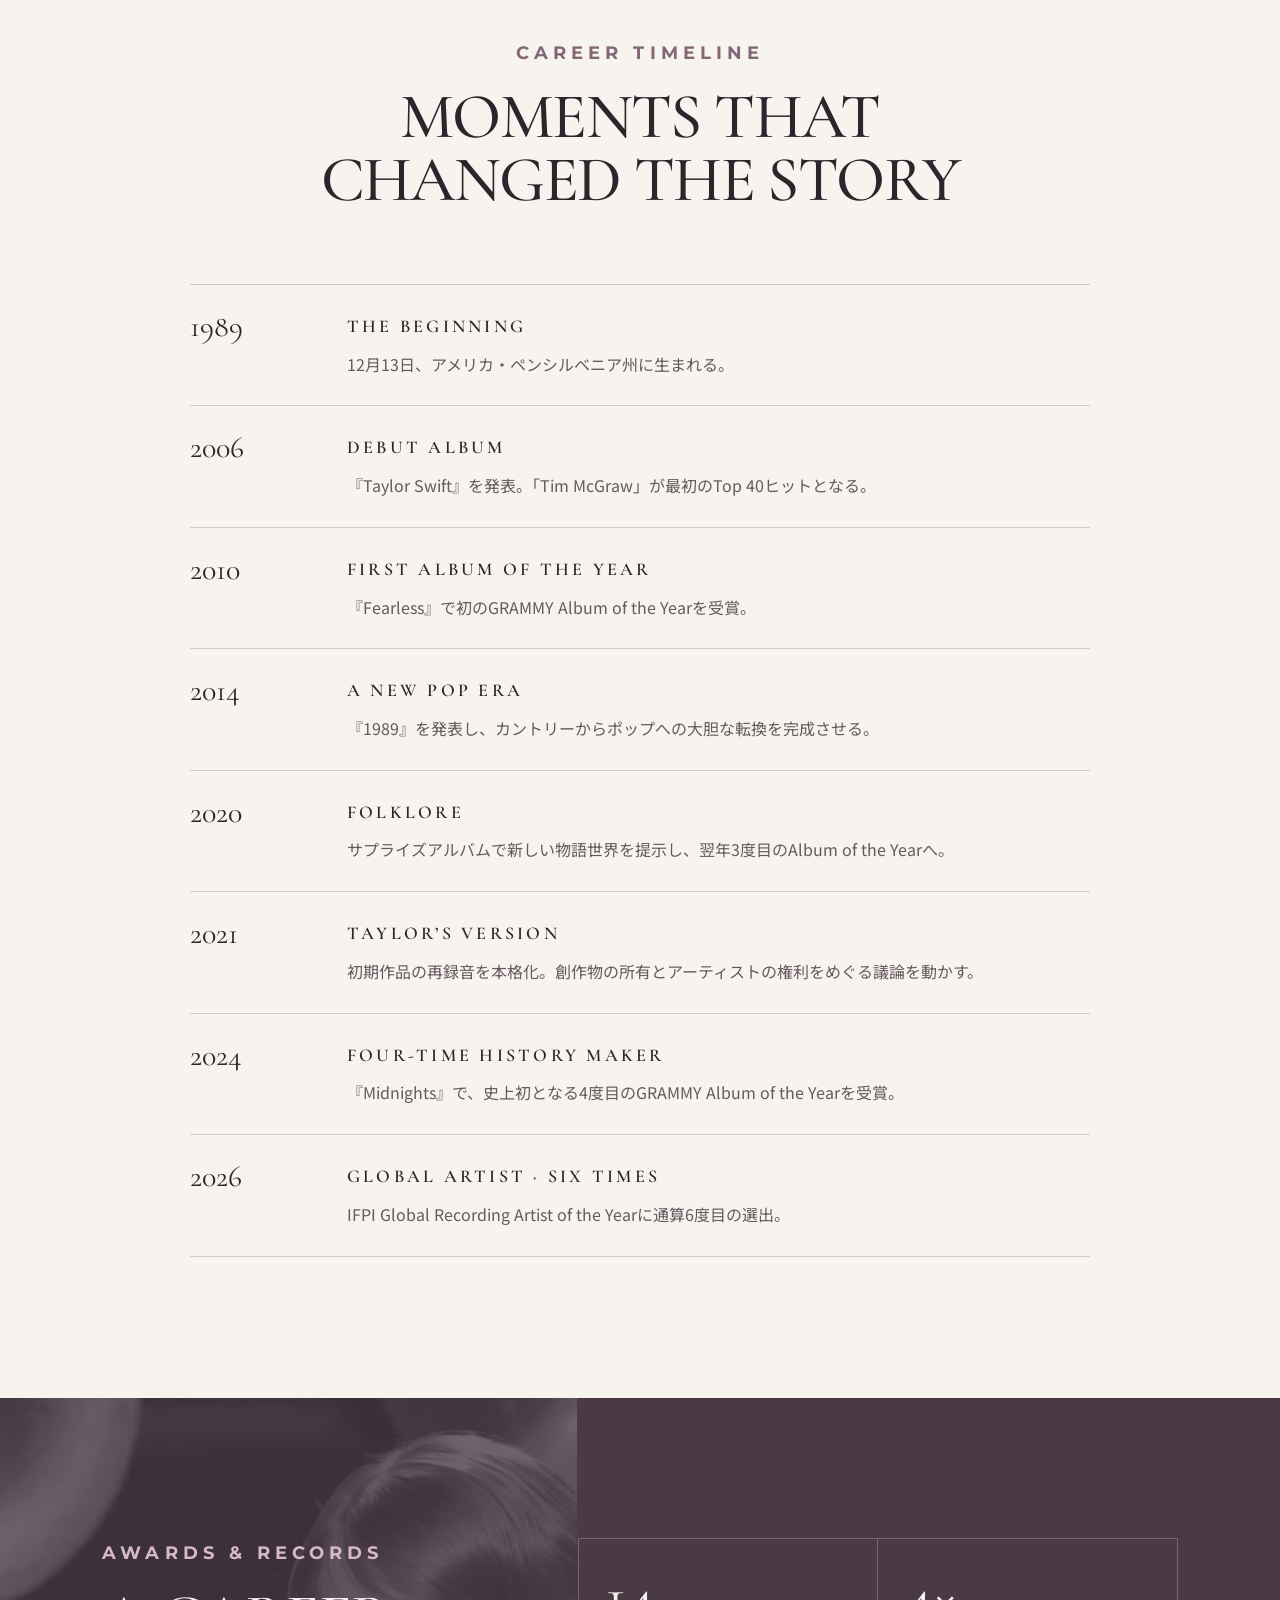
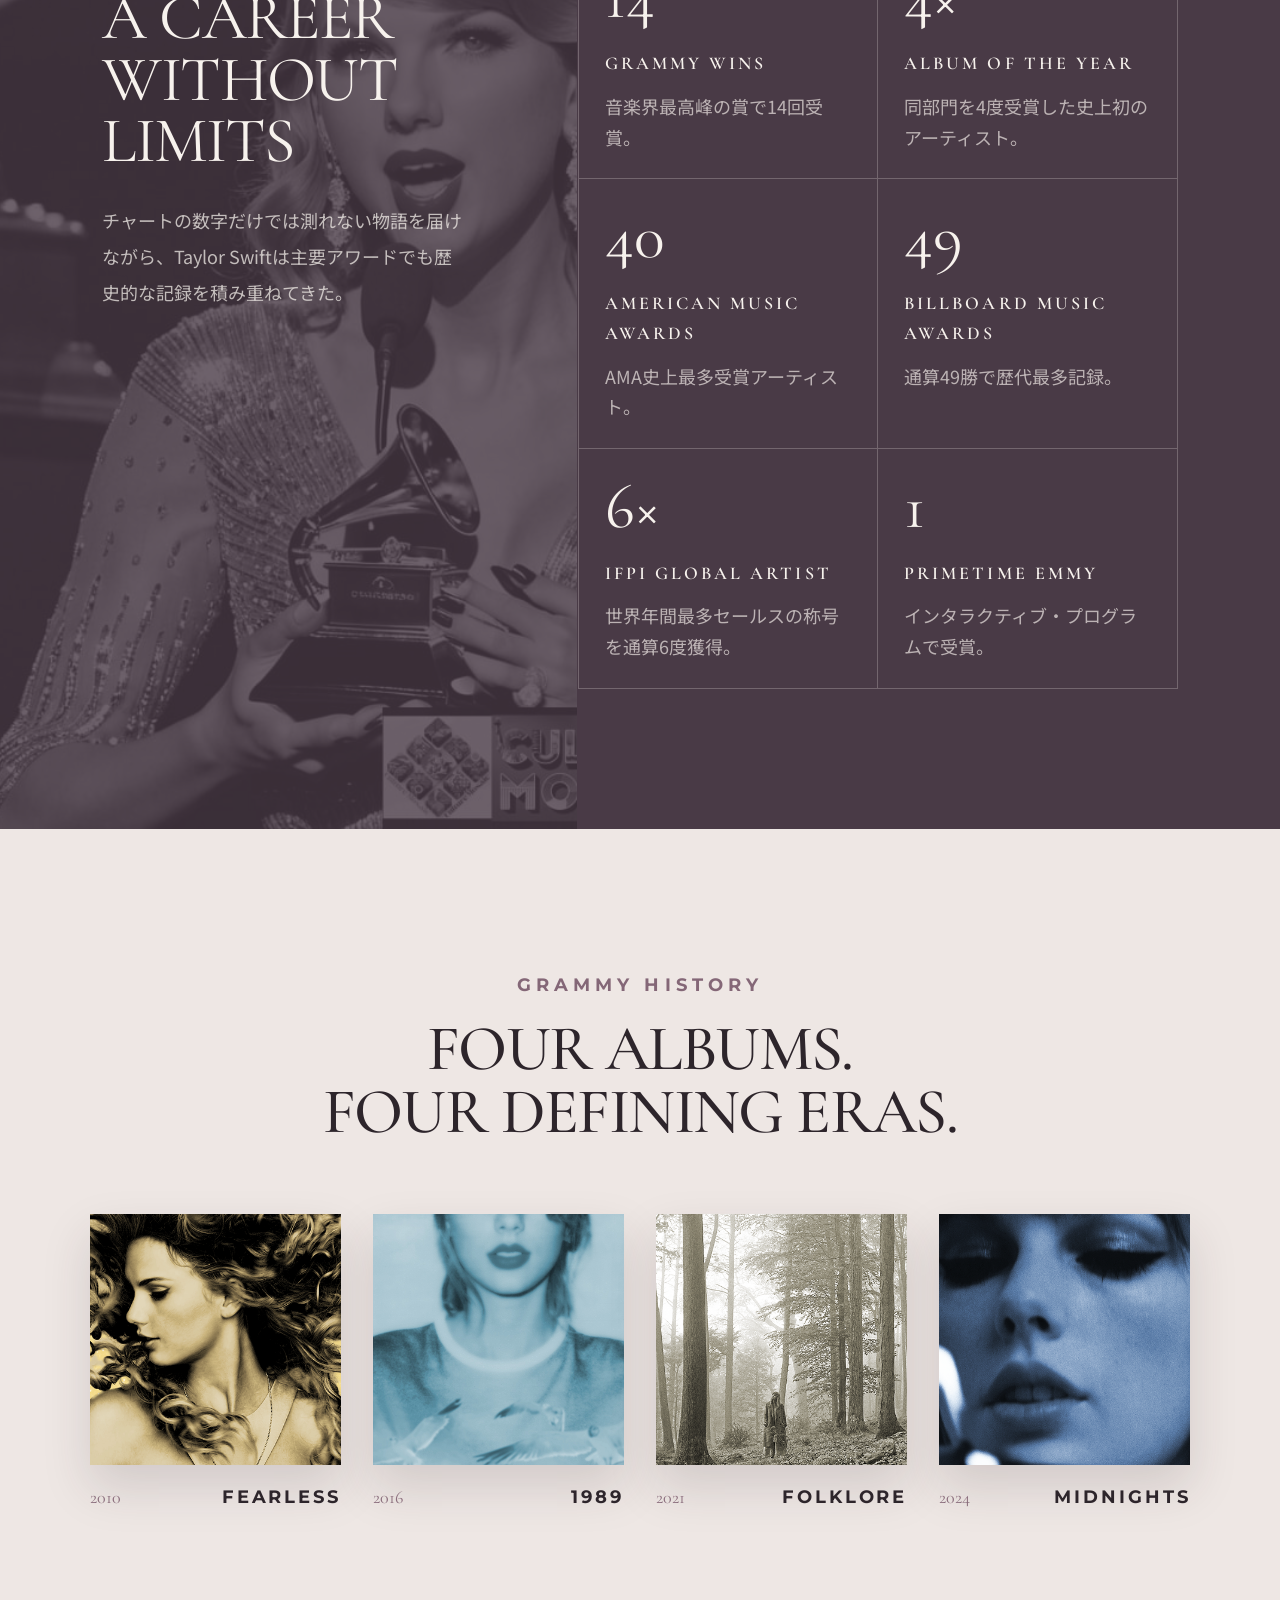
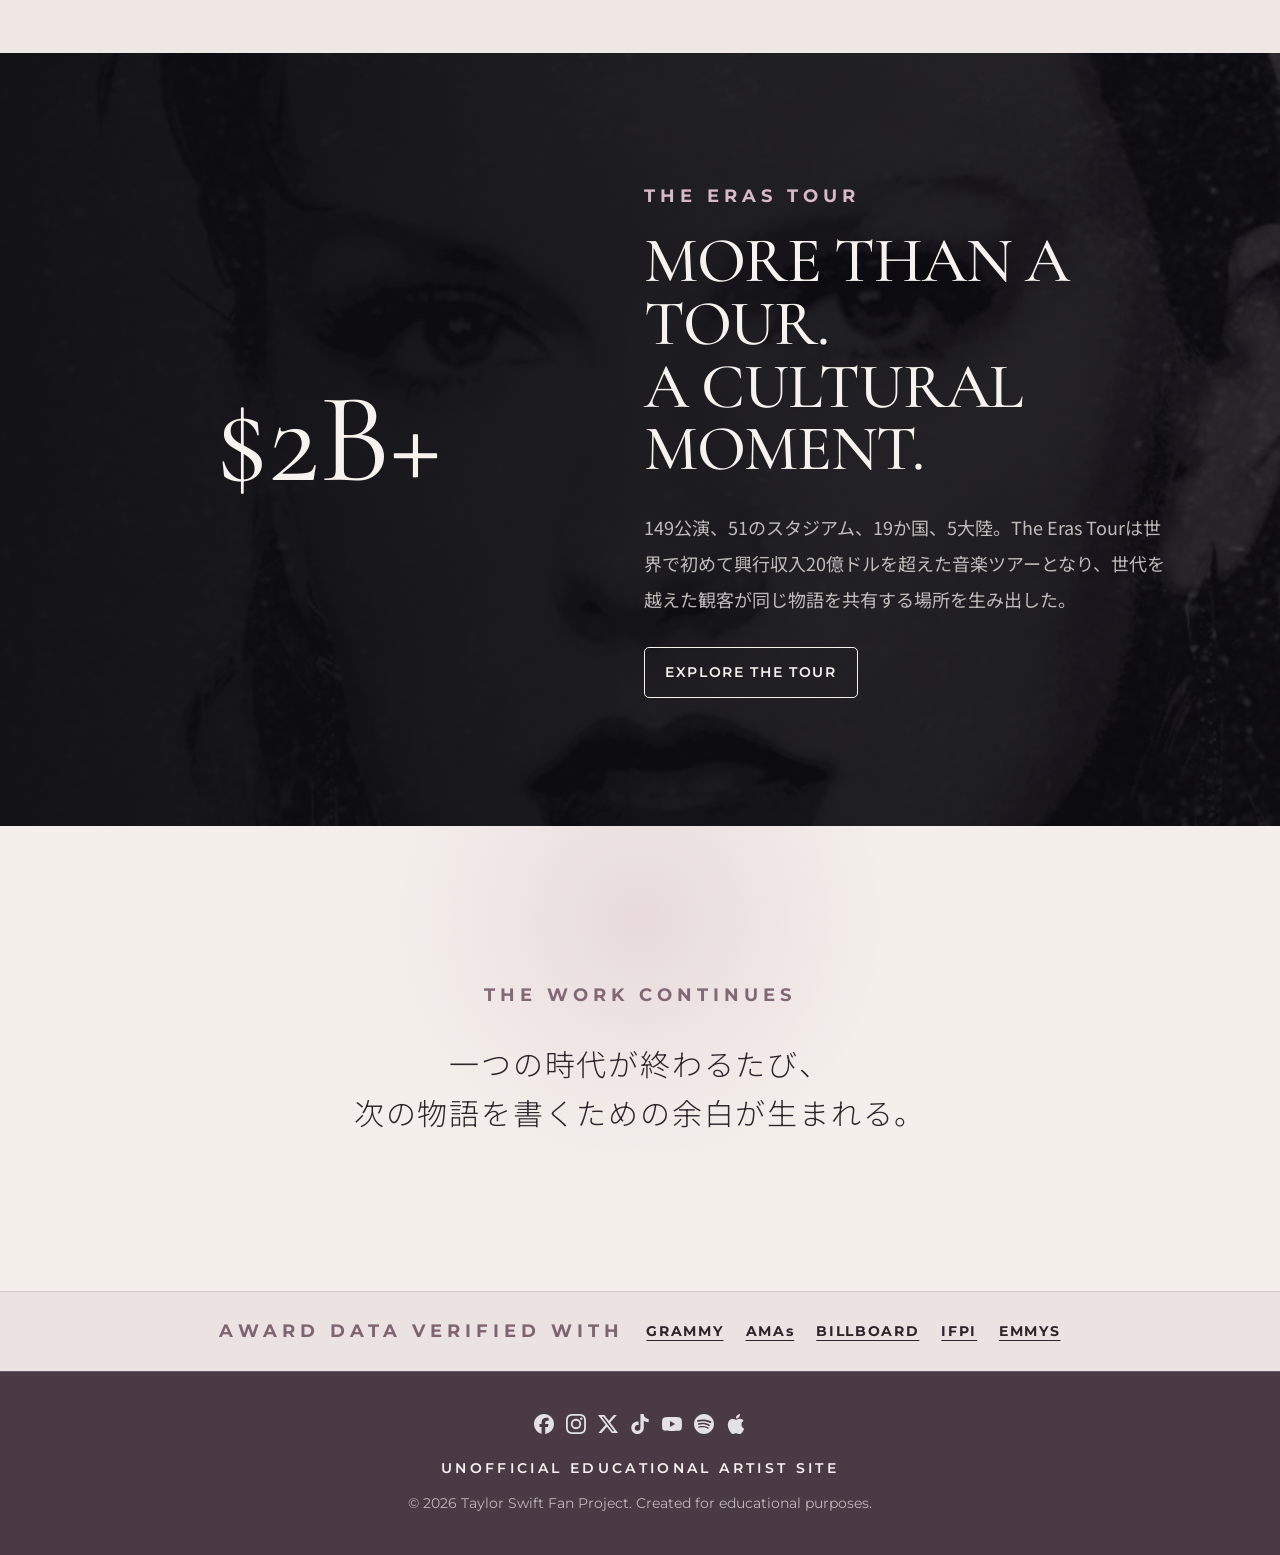
<file: bio.html>
<!DOCTYPE html>
<html lang="ja">
<head>
    <meta charset="UTF-8">
    <meta name="viewport" content="width=device-width, initial-scale=1">
    <meta name="description" content="Taylor Swiftの歩み、創作、受賞歴、音楽史に残した記録を紹介する日本語バイオグラフィー。">
    <meta name="referrer" content="strict-origin-when-cross-origin">
    <title>BIOGRAPHY | TAYLOR SWIFT</title>
    <link rel="preconnect" href="https://fonts.googleapis.com">
    <link rel="preconnect" href="https://fonts.gstatic.com" crossorigin>
    <link href="https://fonts.googleapis.com/css2?family=Cormorant+Garamond:wght@500;600;700&family=Montserrat:wght@400;500;600;700&family=Noto+Sans+JP:wght@400;500;600&display=swap" rel="stylesheet">
    <link rel="stylesheet" href="css/style.css">
    <link rel="stylesheet" href="css/bio.css">
    <link rel="stylesheet" href="css/global.css">
    <script src="js/nav.js" defer></script>
</head>
<body class="bio-page">
    <a class="skip-link" href="#main-content">本文へスキップ</a>

    <header class="site-header inner-header">
        <a class="ts-logo" href="index.html" aria-label="Taylor Swift Home"><span class="ts-logo__t">T</span><span class="ts-logo__s">S</span></a>
        <button class="menu-toggle" type="button" aria-label="メニューを開く" data-open-label="メニューを開く" data-close-label="メニューを閉じる" aria-controls="mobile-menu" aria-expanded="false"><span></span><span></span><span></span></button>
        <nav class="main-nav" aria-label="メインナビゲーション">
            <a href="index.html">HOME</a><a href="tour.html">TOUR</a>
            <a class="site-logo nav-brand" href="index.html" aria-label="Taylor Swift Home"><span>TAYLOR</span><span>SWIFT</span></a>
            <a href="album.html">ALBUMS</a><a href="#biography" aria-current="page">BIO</a>
        </nav>
        <div class="mobile-menu" id="mobile-menu" aria-hidden="true">
            <div class="mobile-menu__panel">
                <a class="site-logo nav-brand mobile-menu__logo" href="index.html" aria-label="Taylor Swift Home"><span>TAYLOR</span><span>SWIFT</span></a>
                <nav class="mobile-menu__nav" aria-label="モバイルナビゲーション"><a href="index.html">HOME</a><a href="tour.html">TOUR</a><a href="album.html">ALBUMS</a><a href="#biography" aria-current="page">BIO</a></nav>
            </div>
        </div>
        <nav class="header-socials" aria-label="公式SNS">
            <a href="https://open.spotify.com/artist/06HL4z0CvFAxyc27GXpf02" target="_blank" rel="noopener noreferrer"><img src="icons/spotify.svg" alt="Spotify"></a>
            <a href="https://music.apple.com/us/artist/taylor-swift/159260351" target="_blank" rel="noopener noreferrer"><img src="icons/applemusic.svg" alt="Apple Music"></a>
            <a href="https://www.instagram.com/taylorswift/" target="_blank" rel="noopener noreferrer"><img src="icons/instagram.svg" alt="Instagram"></a>
            <a href="https://www.youtube.com/@TaylorSwift" target="_blank" rel="noopener noreferrer"><img src="icons/youtube.svg" alt="YouTube"></a>
            <a href="https://www.tiktok.com/@taylorswift" target="_blank" rel="noopener noreferrer"><img src="icons/tiktok.svg" alt="TikTok"></a>
            <a href="https://x.com/taylorswift13" target="_blank" rel="noopener noreferrer"><img src="icons/x.svg" alt="X"></a>
            <a href="https://www.facebook.com/TaylorSwift" target="_blank" rel="noopener noreferrer"><img src="icons/facebook.svg" alt="Facebook"></a>
        </nav>
    </header>

    <main id="main-content">
        <section class="bio-hero" id="biography" aria-labelledby="bio-title">
            <div class="bio-hero__copy">
                <p class="bio-kicker">ABOUT THE ARTIST</p>
                <h1 id="bio-title">BIOGRAPHY</h1>
                <p class="bio-hero__name">TAYLOR SWIFT</p>
                <p class="bio-hero__lead">言葉を日記から歌へ、歌をひとつの時代へ。Taylor Swiftは、個人的な記憶を世界中のリスナーが自分自身の物語として受け取れる音楽へと変えてきた、現代を代表するシンガーソングライターである。</p>
                <dl class="bio-hero__facts"><div><dt>BORN</dt><dd>1989</dd></div><div><dt>DEBUT</dt><dd>2006</dd></div><div><dt>CRAFT</dt><dd>SONGWRITING</dd></div></dl>
            </div>
            <div class="bio-hero__portrait">
                <figure class="bio-hero__main-photo"><img src="images/bio/taylor-hero-light.jpg" alt="ステージでギターを演奏するTaylor Swift"></figure>
                <figure class="bio-hero__small-photo"><img src="images/bio/era-debut.jpg" alt="Taylor Swiftのデビュー期"></figure>
                <p>THE STORY<br>BEGINS</p>
            </div>
        </section>

        <section class="bio-intro" aria-labelledby="story-title">
            <header class="bio-section-heading"><p>THE STORY</p><h2 id="story-title">A LIFE WRITTEN<br>IN SONGS</h2></header>
            <div class="bio-intro__text">
                <p class="bio-dropcap">ペンシルベニア州で生まれたTaylor Alison Swiftは、幼い頃から物語を書くことに心を奪われていた。12歳でギターを学び、日々の感情や人間関係を曲にし始める。やがて家族とともにナッシュビルへ移り、作家として曲を書き続け、16歳でセルフタイトルのデビューアルバムを発表した。</p>
                <p>彼女の強さは、ただ有名な出来事を歌うことではない。視線、季節、部屋の灯り、言えなかった一言までを細部として残し、聴き手の記憶と結びつけることにある。カントリーからポップ、インディーフォーク、エレクトロポップへとサウンドを変化させても、その中心には常に「物語を正直に届ける」という姿勢がある。</p>
            </div>
        </section>

        <section class="bio-chapters" aria-label="キャリアの物語">
            <article class="bio-chapter"><div class="bio-chapter__image"><img src="images/bio/era-fearless.jpg" alt="Fearless eraのTaylor Swift"></div><div class="bio-chapter__copy"><span>CHAPTER 01 · 2006—2010</span><h2>COUNTRY ROOTS,<br>GLOBAL VOICE</h2><p>デビュー作『Taylor Swift』は、ティーンエイジャー自身の言葉で青春を描いた作品として支持を広げた。続く『Fearless』ではカントリーの温かさとポップの普遍性を結びつけ、「Love Story」「You Belong With Me」を世界的なアンセムへと成長させる。2010年には『Fearless』で初めてGRAMMYのAlbum of the Yearを受賞し、ソングライターとしての存在感を決定的なものにした。</p></div></article>
            <article class="bio-chapter bio-chapter--reverse"><div class="bio-chapter__image"><img src="images/bio/era-1989.jpg" alt="1989 eraのTaylor Swift"></div><div class="bio-chapter__copy"><span>CHAPTER 02 · 2012—2017</span><h2>REINVENTING<br>THE POP STAR</h2><p>『Red』でジャンルの境界を大胆に広げた後、『1989』ではポップへの完全な転換を宣言した。「Blank Space」「Style」「Shake It Off」は、鋭い自己認識と大きなメロディーを両立させ、同作は彼女に2度目のAlbum of the Yearをもたらした。その後の『reputation』では、世間が作り上げたイメージを逆手に取り、批評さえも新しい物語の素材へ変えてみせた。</p></div></article>
            <article class="bio-chapter"><div class="bio-chapter__image"><img src="images/bio/era-folklore.jpg" alt="folklore eraのTaylor Swift"></div><div class="bio-chapter__copy"><span>CHAPTER 03 · 2019—2021</span><h2>FREEDOM,<br>FICTION &amp; FOLKLORE</h2><p>『Lover』では自らの作品をより主体的に届ける新章を開き、2020年には予告なく『folklore』と『evermore』を発表。架空の人物や複数の視点を用いた静かな物語世界は、彼女の作家性をもう一段深めた。『folklore』は3度目のAlbum of the Yearを受賞。同時期に始まった「Taylor’s Version」は、自らの初期作品を再録音し、アーティストが作品とその価値を守る意味を音楽業界全体に問いかけるプロジェクトとなった。</p></div></article>
            <article class="bio-chapter bio-chapter--reverse"><div class="bio-chapter__image"><img src="images/bio/era-midnights.jpg" alt="Midnights eraのTaylor Swift"></div><div class="bio-chapter__copy"><span>CHAPTER 04 · 2022—NOW</span><h2>THE ERAS<br>BECOME HISTORY</h2><p>『Midnights』は眠れない夜の思考を現代的なポップサウンドに封じ込め、史上初となる4度目のGRAMMY Album of the Yearを実現した。2023年から2024年にかけて開催されたThe Eras Tourは、149公演・19か国を巡り、興行収入20億ドルを超えた史上最高記録のツアーとなった。過去のすべての時代を現在へつなげながら、彼女は歌手、作家、演出家、監督として表現の範囲を広げ続けている。</p></div></article>
        </section>

        <section class="bio-timeline" aria-labelledby="timeline-title">
            <header class="bio-section-heading bio-section-heading--center"><p>CAREER TIMELINE</p><h2 id="timeline-title">MOMENTS THAT<br>CHANGED THE STORY</h2></header>
            <ol class="bio-timeline__list">
                <li><div class="bio-timeline__row"><time>1989</time><div><h3>THE BEGINNING</h3><p>12月13日、アメリカ・ペンシルベニア州に生まれる。</p></div></div></li>
                <li><a class="bio-timeline__row" href="album.html?album=debut" aria-label="Taylor Swift album page"><time>2006</time><div><h3>DEBUT ALBUM</h3><p>『Taylor Swift』を発表。「Tim McGraw」が最初のTop 40ヒットとなる。</p></div></a></li>
                <li><a class="bio-timeline__row" href="album.html?album=fearless" aria-label="Fearless album page"><time>2010</time><div><h3>FIRST ALBUM OF THE YEAR</h3><p>『Fearless』で初のGRAMMY Album of the Yearを受賞。</p></div></a></li>
                <li><a class="bio-timeline__row" href="album.html?album=1989" aria-label="1989 album page"><time>2014</time><div><h3>A NEW POP ERA</h3><p>『1989』を発表し、カントリーからポップへの大胆な転換を完成させる。</p></div></a></li>
                <li><a class="bio-timeline__row" href="album.html?album=folklore" aria-label="folklore album page"><time>2020</time><div><h3>FOLKLORE</h3><p>サプライズアルバムで新しい物語世界を提示し、翌年3度目のAlbum of the Yearへ。</p></div></a></li>
                <li><a class="bio-timeline__row" href="album.html?album=fearless-tv" aria-label="Fearless Taylor's Version album page"><time>2021</time><div><h3>TAYLOR’S VERSION</h3><p>初期作品の再録音を本格化。創作物の所有とアーティストの権利をめぐる議論を動かす。</p></div></a></li>
                <li><a class="bio-timeline__row" href="album.html?album=midnights" aria-label="Midnights album page"><time>2024</time><div><h3>FOUR-TIME HISTORY MAKER</h3><p>『Midnights』で、史上初となる4度目のGRAMMY Album of the Yearを受賞。</p></div></a></li>
                <li><div class="bio-timeline__row"><time>2026</time><div><h3>GLOBAL ARTIST · SIX TIMES</h3><p>IFPI Global Recording Artist of the Yearに通算6度目の選出。</p></div></div></li>
            </ol>
        </section>

        <section class="bio-awards" aria-labelledby="awards-title">
            <div class="bio-awards__intro"><p>AWARDS &amp; RECORDS</p><h2 id="awards-title">A CAREER<br>WITHOUT LIMITS</h2><p>チャートの数字だけでは測れない物語を届けながら、Taylor Swiftは主要アワードでも歴史的な記録を積み重ねてきた。</p></div>
            <div class="bio-awards__grid">
                <article><strong>14</strong><h3>GRAMMY WINS</h3><p>音楽界最高峰の賞で14回受賞。</p></article><article><strong>4×</strong><h3>ALBUM OF THE YEAR</h3><p>同部門を4度受賞した史上初のアーティスト。</p></article><article><strong>40</strong><h3>AMERICAN MUSIC AWARDS</h3><p>AMA史上最多受賞アーティスト。</p></article><article><strong>49</strong><h3>BILLBOARD MUSIC AWARDS</h3><p>通算49勝で歴代最多記録。</p></article><article><strong>6×</strong><h3>IFPI GLOBAL ARTIST</h3><p>世界年間最多セールスの称号を通算6度獲得。</p></article><article><strong>1</strong><h3>PRIMETIME EMMY</h3><p>インタラクティブ・プログラムで受賞。</p></article>
            </div>
        </section>

        <section class="bio-aoty" aria-labelledby="aoty-title">
            <header class="bio-section-heading bio-section-heading--center"><p>GRAMMY HISTORY</p><h2 id="aoty-title">FOUR ALBUMS.<br>FOUR DEFINING ERAS.</h2></header>
            <div class="bio-aoty__grid"><figure><img src="images/album/fearless-cover.png" alt="Fearless album cover"><figcaption><span>2010</span>FEARLESS</figcaption></figure><figure><img src="images/album/1989-cover.png" alt="1989 album cover"><figcaption><span>2016</span>1989</figcaption></figure><figure><img src="images/album/folklore-cover.png" alt="folklore album cover"><figcaption><span>2021</span>FOLKLORE</figcaption></figure><figure><img src="images/album/midnights-cover.png" alt="Midnights album cover"><figcaption><span>2024</span>MIDNIGHTS</figcaption></figure></div>
        </section>

        <section class="bio-impact" aria-labelledby="impact-title">
            <div class="bio-impact__number">$2B+</div>
            <div class="bio-impact__copy"><p>THE ERAS TOUR</p><h2 id="impact-title">MORE THAN A TOUR.<br>A CULTURAL MOMENT.</h2><p>149公演、51のスタジアム、19か国、5大陸。The Eras Tourは世界で初めて興行収入20億ドルを超えた音楽ツアーとなり、世代を越えた観客が同じ物語を共有する場所を生み出した。</p><a href="tour.html">EXPLORE THE TOUR</a></div>
        </section>

        <section class="bio-quote" aria-label="Artist statement"><p>THE WORK CONTINUES</p><blockquote>一つの時代が終わるたび、<br>次の物語を書くための余白が生まれる。</blockquote></section>

        <aside class="bio-sources" aria-label="受賞情報の出典"><p>AWARD DATA VERIFIED WITH</p><a href="https://www.grammy.com/artists/taylor-swift/15450/" target="_blank" rel="noopener noreferrer">GRAMMY</a><a href="https://www.theamas.com/" target="_blank" rel="noopener noreferrer">AMAs</a><a href="https://www.billboard.com/music/awards/" target="_blank" rel="noopener noreferrer">BILLBOARD</a><a href="https://www.ifpi.org/" target="_blank" rel="noopener noreferrer">IFPI</a><a href="https://emmys.com/bios/taylor-swift" target="_blank" rel="noopener noreferrer">EMMYS</a></aside>
    </main>

    <footer class="footer">
        <div class="footer-socials"><a href="https://www.facebook.com/TaylorSwift" target="_blank" rel="noopener" aria-label="Facebook"><img src="icons/facebook.svg" alt=""></a><a href="https://www.instagram.com/taylorswift" target="_blank" rel="noopener" aria-label="Instagram"><img src="icons/instagram.svg" alt=""></a><a href="https://x.com/taylorswift13" target="_blank" rel="noopener" aria-label="X"><img src="icons/x.svg" alt=""></a><a href="https://www.tiktok.com/@taylorswift" target="_blank" rel="noopener" aria-label="TikTok"><img src="icons/tiktok.svg" alt=""></a><a href="https://www.youtube.com/@TaylorSwift" target="_blank" rel="noopener" aria-label="YouTube"><img src="icons/youtube.svg" alt=""></a><a href="https://open.spotify.com/artist/06HL4z0CvFAxyc27GXpf02" target="_blank" rel="noopener" aria-label="Spotify"><img src="icons/spotify.svg" alt=""></a><a href="https://music.apple.com/us/artist/taylor-swift/159260351" target="_blank" rel="noopener" aria-label="Apple Music"><img src="icons/applemusic.svg" alt=""></a></div>
        <p>UNOFFICIAL EDUCATIONAL ARTIST SITE</p><small>© 2026 Taylor Swift Fan Project. Created for educational purposes.</small>
    </footer>
</body>
</html>
</file>
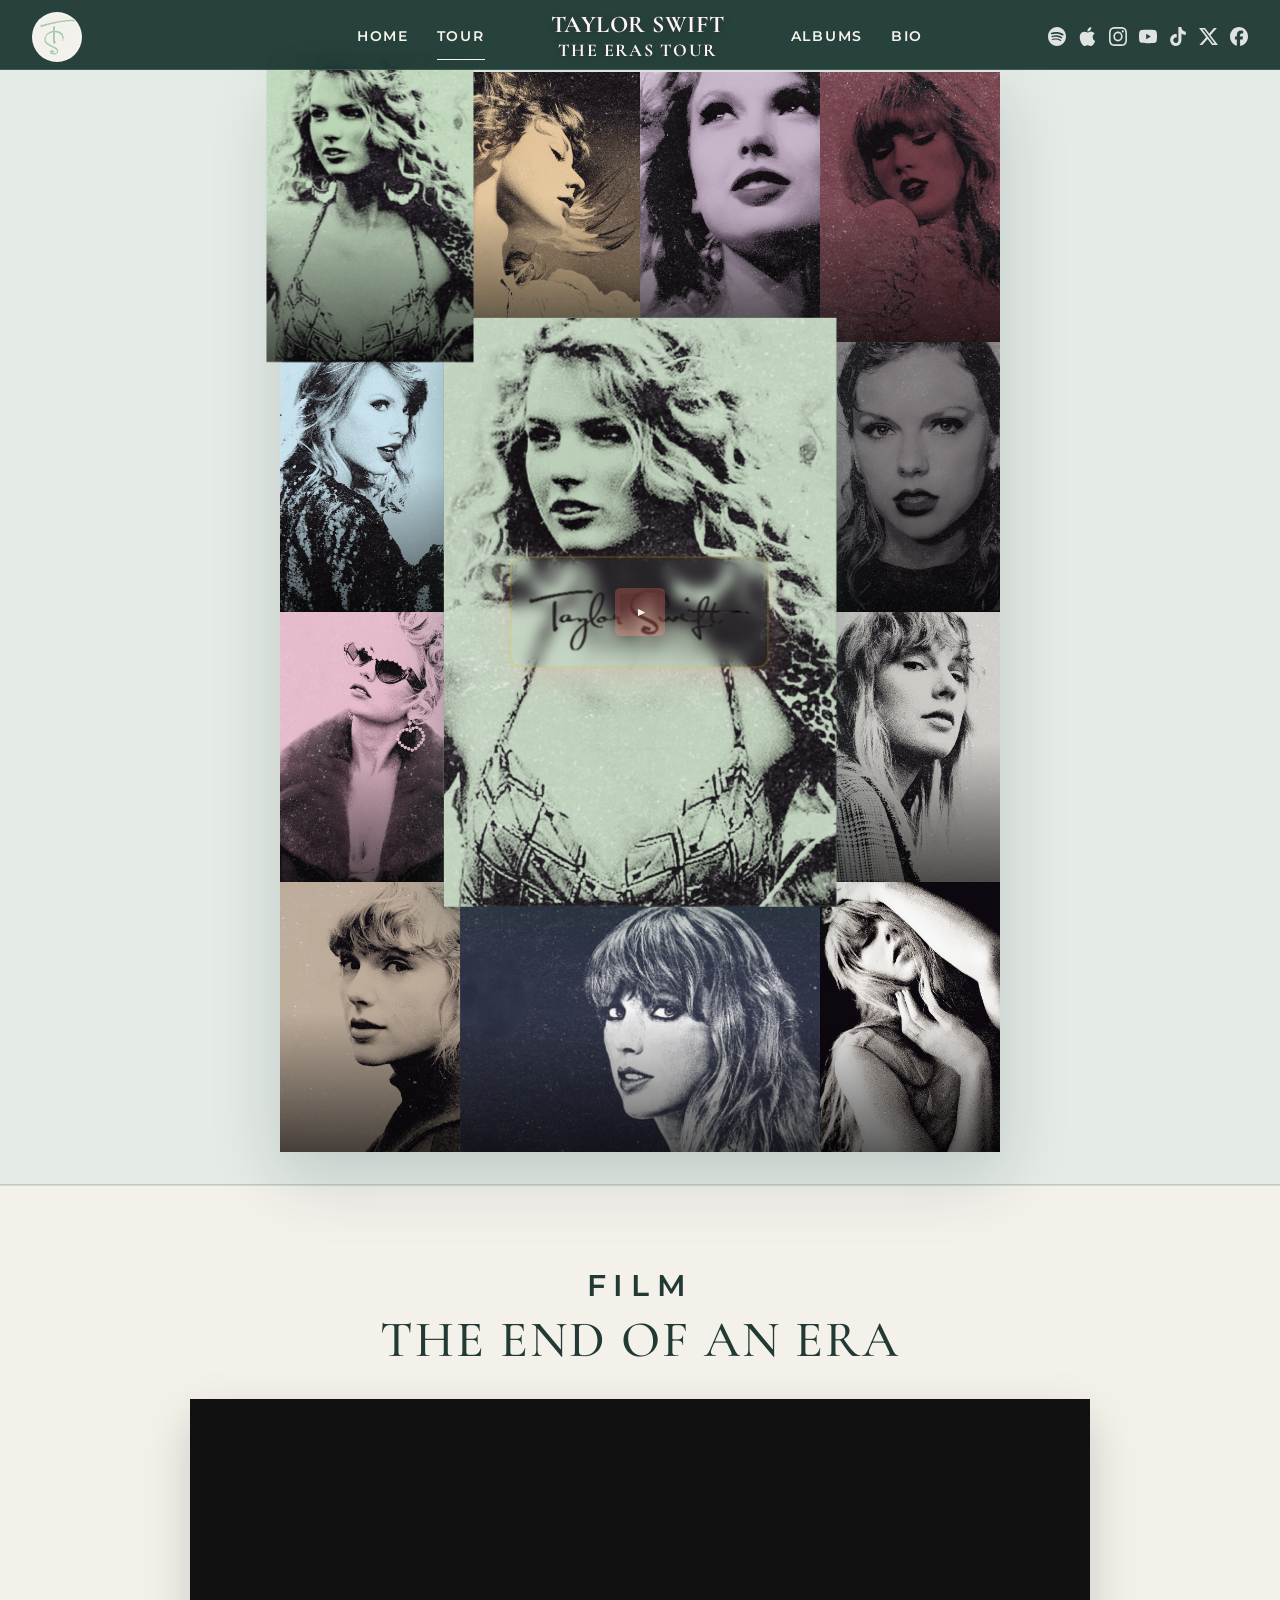
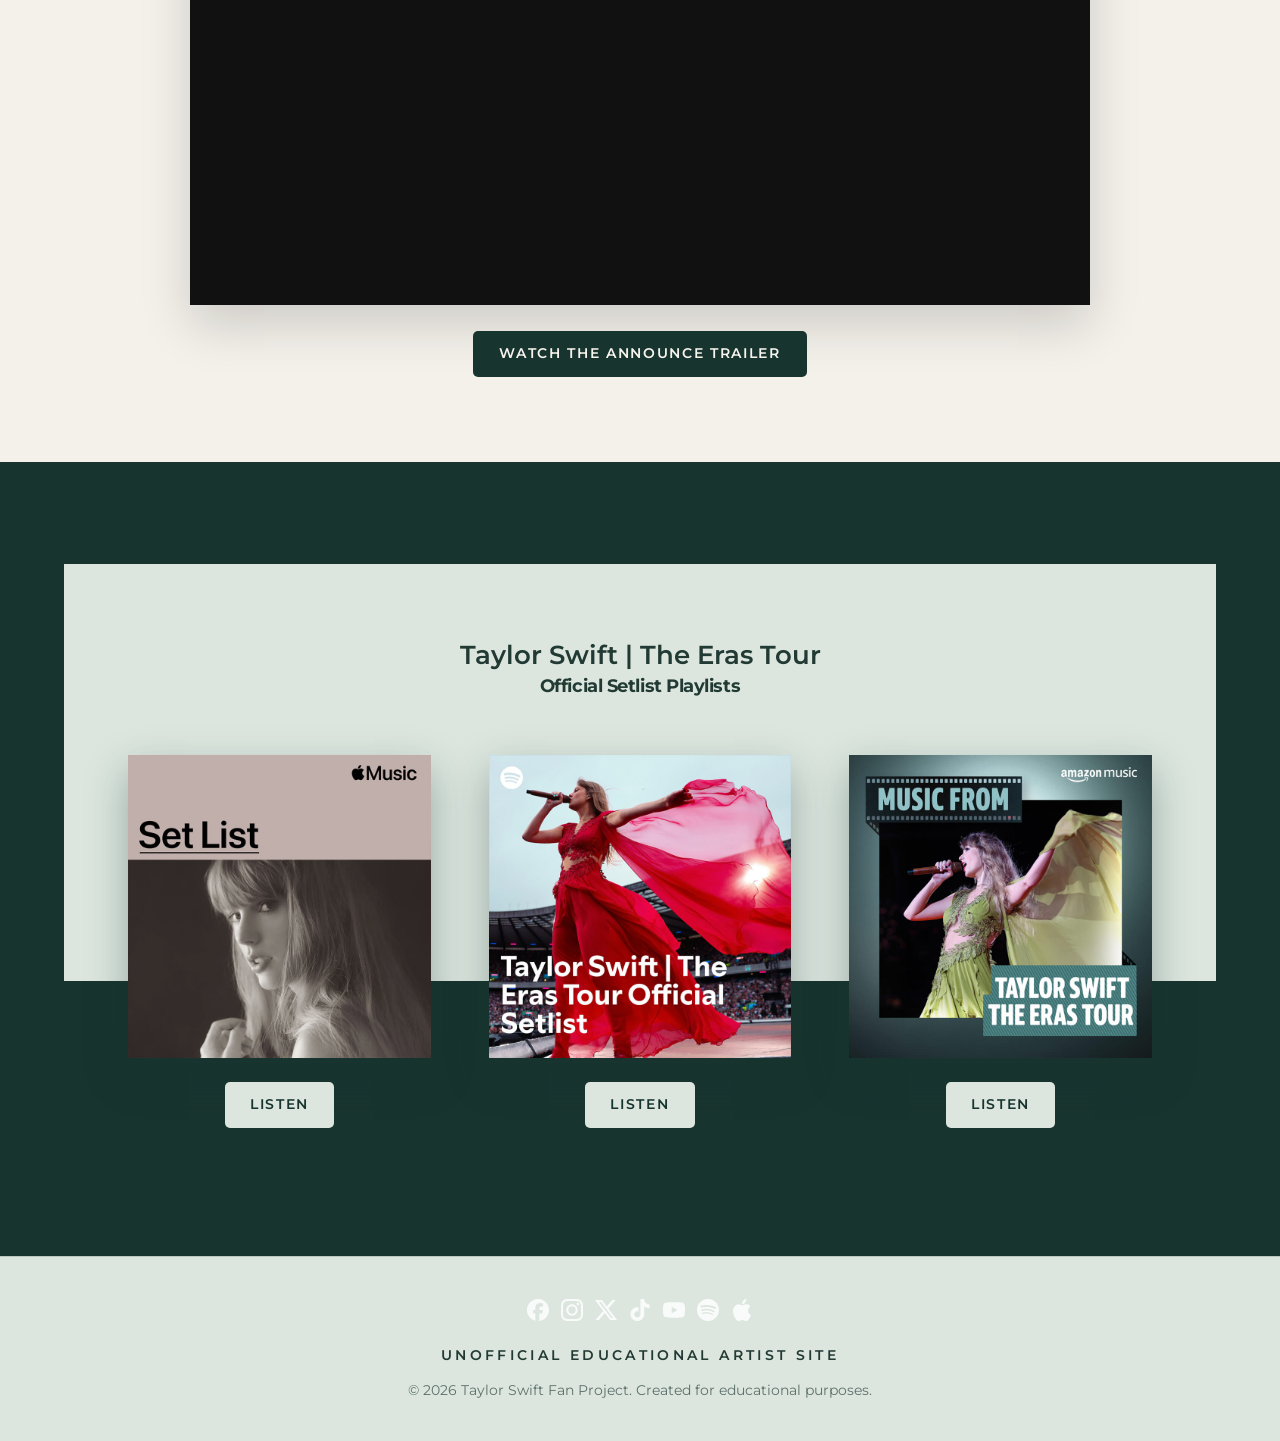
<file: tour.html>
<!DOCTYPE html>
<html lang="en">
<head>
    <meta charset="UTF-8">
    <meta name="viewport" content="width=device-width, initial-scale=1.0">
    <meta name="description" content="An unofficial educational tribute to Taylor Swift and The Eras Tour.">
    <title>THE ERAS TOUR | TAYLOR SWIFT</title>
    <link rel="preconnect" href="https://fonts.googleapis.com">
    <link rel="preconnect" href="https://fonts.gstatic.com" crossorigin>
    <link href="https://fonts.googleapis.com/css2?family=Cormorant+Garamond:wght@500;600;700&family=Montserrat:wght@400;500;600;700&family=Noto+Sans+JP:wght@400;500;600&display=swap" rel="stylesheet">
    <link rel="stylesheet" href="css/tour.css">
    <link rel="stylesheet" href="css/global.css">
    <script src="js/nav.js" defer></script>
    <script src="js/tour.js" defer></script>
</head>
<body class="tour-page">
    <input class="era-radio" type="radio" name="era" id="debut" checked>
    <input class="era-radio" type="radio" name="era" id="fearless">
    <input class="era-radio" type="radio" name="era" id="speak-now">
    <input class="era-radio" type="radio" name="era" id="red">
    <input class="era-radio" type="radio" name="era" id="era-1989">
    <input class="era-radio" type="radio" name="era" id="reputation">
    <input class="era-radio" type="radio" name="era" id="lover">
    <input class="era-radio" type="radio" name="era" id="folklore">
    <input class="era-radio" type="radio" name="era" id="evermore">
    <input class="era-radio" type="radio" name="era" id="midnights">
    <input class="era-radio" type="radio" name="era" id="ttpd">

    <header class="navbar">
    <a class="era-logo" href="index.html#home" aria-label="Taylor Swift home">
        <img class="logo-debut" src="images/tour/logo-debut.png" alt="Taylor Swift debut era logo">
        <img class="logo-fearless" src="images/tour/logo-fearless.png" alt="Fearless era logo">
        <img class="logo-speak-now" src="images/tour/logo-speak-now.png" alt="Speak Now era logo">
        <img class="logo-red" src="images/tour/logo-red.png" alt="Red era logo">
        <img class="logo-1989" src="images/tour/logo-1989.png" alt="1989 era logo">
        <img class="logo-reputation" src="images/tour/logo-reputation.png" alt="Reputation era logo">
        <img class="logo-lover" src="images/tour/logo-lover.png" alt="Lover era logo">
        <img class="logo-folklore" src="images/tour/logo-folklore.png" alt="Folklore era logo">
        <img class="logo-evermore" src="images/tour/logo-evermore.png" alt="Evermore era logo">
        <img class="logo-midnights" src="images/tour/logo-midnights.png" alt="Midnights era logo">
        <img class="logo-ttpd" src="images/tour/logo-ttpd.png" alt="The Tortured Poets Department era logo">
    </a>

    <button
        class="menu-toggle"
        type="button"
        aria-label="Open menu"
        aria-controls="mobile-menu"
        aria-expanded="false"
    >
        <span></span>
        <span></span>
        <span></span>
    </button>

    <nav class="nav-links" aria-label="Main navigation">
        <a href="index.html">HOME</a>
        <a class="current" href="#tour-top" aria-current="page">TOUR</a>

        <a
            class="main-logo nav-brand"
            id="era-cycle"
            href="#tour-top"
            aria-label="Cycle through Taylor Swift eras"
        >
            <strong>TAYLOR SWIFT</strong>
            <strong>THE ERAS TOUR</strong>
        </a>

        <a href="album.html">ALBUMS</a>
        <a href="bio.html">BIO</a>
    </nav>

    <div class="socials" aria-label="Social media links">
        <a href="https://open.spotify.com/artist/06HL4z0CvFAxyc27GXpf02" target="_blank" rel="noopener" aria-label="Spotify">
            <img src="icons/spotify.svg" alt="">
        </a>

        <a href="https://music.apple.com/us/artist/taylor-swift/159260351" target="_blank" rel="noopener" aria-label="Apple Music">
            <img src="icons/applemusic.svg" alt="">
        </a>

        <a href="https://www.instagram.com/taylorswift/" target="_blank" rel="noopener" aria-label="Instagram">
            <img src="icons/instagram.svg" alt="">
        </a>

        <a href="https://www.youtube.com/@TaylorSwift" target="_blank" rel="noopener" aria-label="YouTube">
            <img src="icons/youtube.svg" alt="">
        </a>

        <a href="https://www.tiktok.com/@taylorswift" target="_blank" rel="noopener" aria-label="TikTok">
            <img src="icons/tiktok.svg" alt="">
        </a>

        <a href="https://x.com/taylorswift13" target="_blank" rel="noopener" aria-label="X">
            <img src="icons/x.svg" alt="">
        </a>

        <a href="https://www.facebook.com/TaylorSwift" target="_blank" rel="noopener" aria-label="Facebook">
            <img src="icons/facebook.svg" alt="">
        </a>
    </div>

    <div class="mobile-menu" id="mobile-menu" aria-hidden="true">
        <div class="mobile-menu__panel">
            <a
                class="main-logo mobile-menu__logo tour-mobile-logo"
                href="#tour-top"
                aria-label="Taylor Swift Tour home"
            >
                <strong>TAYLOR SWIFT</strong>
                <strong>THE ERAS TOUR</strong>
            </a>

            <nav class="mobile-menu__nav" aria-label="Mobile navigation">
                <a href="index.html">HOME</a>
                <a class="current" href="#tour-top" aria-current="page">TOUR</a>
                <a href="album.html">ALBUMS</a>
                <a href="bio.html">BIO</a>
            </nav>
        </div>
    </div>
</header>

<main class="page" id="tour-top">
    <h1 class="visually-hidden">Taylor Swift The Eras Tour</h1>

    <section class="eras" aria-label="Explore Taylor Swift eras">
        <div class="poster-grid">
            <a
                class="selected-picture"
                data-era-link
                href="album.html?album=debut"
                aria-label="Open Taylor Swift album and listen"
            >
                <img class="picture-debut" src="images/tour/era-debut.jpg" alt="">
                <img class="picture-fearless" src="images/tour/era-fearless.jpg" alt="">
                <img class="picture-speak-now" src="images/tour/era-speak-now.jpg" alt="">
                <img class="picture-red" src="images/tour/era-red.jpg" alt="">
                <img class="picture-1989" src="images/tour/era-1989.jpg" alt="">
                <img class="picture-reputation" src="images/tour/era-reputation.jpg" alt="">
                <img class="picture-lover" src="images/tour/era-lover.jpg" alt="">
                <img class="picture-folklore" src="images/tour/era-folklore.jpg" alt="">
                <img class="picture-evermore" src="images/tour/era-evermore.jpg" alt="">
                <img class="picture-midnights" src="images/tour/era-midnights.jpg" alt="">
                <img class="picture-ttpd" src="images/tour/era-ttpd.jpg" alt="">

                <div class="selected-era-logo" aria-hidden="true">
                    <img class="selected-logo-debut" src="images/album/debut-logo.png" alt="">
                    <img class="selected-logo-fearless" src="images/album/fearless-logo.png" alt="">
                    <img class="selected-logo-speak-now" src="images/album/speak-now-logo.png" alt="">
                    <img class="selected-logo-red" src="images/album/red-logo.png" alt="">
                    <img class="selected-logo-1989" src="images/album/1989-logo.png" alt="">
                    <img class="selected-logo-reputation" src="images/album/reputation-logo.png" alt="">
                    <img class="selected-logo-lover" src="images/album/lover-logo.png" alt="">
                    <img class="selected-logo-folklore" src="images/album/folklore-logo.png" alt="">
                    <img class="selected-logo-evermore" src="images/album/evermore-logo.png" alt="">
                    <img class="selected-logo-midnights" src="images/album/midnights-logo.png" alt="">
                    <img class="selected-logo-ttpd" src="images/album/ttpd-logo.png" alt="">
                </div>
            </a>

            <label class="era-card card-debut" for="debut">
                <img src="images/tour/era-debut.jpg" alt="Taylor Swift debut era">
            </label>

            <label class="era-card card-fearless" for="fearless">
                <img src="images/tour/era-fearless.jpg" alt="Fearless era">
            </label>

            <label class="era-card card-speak-now" for="speak-now">
                <img src="images/tour/era-speak-now.jpg" alt="Speak Now era">
            </label>

            <label class="era-card card-red" for="red">
                <img src="images/tour/era-red.jpg" alt="Red era">
            </label>

            <label class="era-card card-1989" for="era-1989">
                <img src="images/tour/era-1989.jpg" alt="1989 era">
            </label>

            <label class="era-card card-reputation" for="reputation">
                <img src="images/tour/era-reputation.jpg" alt="Reputation era">
            </label>

            <label class="era-card card-lover" for="lover">
                <img src="images/tour/era-lover.jpg" alt="Lover era">
            </label>

            <label class="era-card card-folklore" for="folklore">
                <img src="images/tour/era-folklore.jpg" alt="Folklore era">
            </label>

            <label class="era-card card-evermore" for="evermore">
                <img src="images/tour/era-evermore.jpg" alt="Evermore era">
            </label>

            <label class="era-card card-midnights" for="midnights">
                <img src="images/tour/era-midnights.jpg" alt="Midnights era">
            </label>

            <label class="era-card card-ttpd" for="ttpd">
                <img src="images/tour/era-ttpd.jpg" alt="The Tortured Poets Department era">
            </label>
        </div>
    </section>

    <section class="film" id="film">
        <header class="section-title">
            <h3>FILM</h3>
            <h2>THE END OF AN ERA</h2>
        </header>

        <div class="video">
            <iframe
                src="https://www.youtube.com/embed/BLIOMW1FAmg"
                title="Taylor Swift The Eras Tour The Final Show Official Trailer"
                allow="accelerometer; autoplay; clipboard-write; encrypted-media; gyroscope; picture-in-picture; web-share"
                allowfullscreen
            ></iframe>
        </div>

        <a
            class="pill-button"
            href="https://www.youtube.com/watch?v=S1MO3bRG9qw"
            target="_blank"
            rel="noopener"
        >
            Watch the announce trailer
        </a>
    </section>

    <section class="playlists" id="playlists">
        <div class="playlist-panel">
            <header class="playlist-title">
                <p>Taylor Swift | The Eras Tour</p>
                <h2>Official Setlist Playlists</h2>
            </header>

            <div class="playlist-cards">
                <article class="playlist-card">
                    <img src="images/tour/playlist-apple.jpg" alt="Apple Music The Eras Tour set list">
                    <a href="https://music.apple.com/us/artist/taylor-swift/159260351" target="_blank" rel="noopener">
                        LISTEN
                    </a>
                </article>

                <article class="playlist-card">
                    <img src="images/tour/playlist-spotify.jpg" alt="Spotify The Eras Tour official setlist">
                    <a href="https://open.spotify.com/artist/06HL4z0CvFAxyc27GXpf02" target="_blank" rel="noopener">
                        LISTEN
                    </a>
                </article>

                <article class="playlist-card">
                    <img src="images/tour/playlist-amazon.jpg" alt="Amazon Music from The Eras Tour">
                    <a href="https://music.amazon.com/artists/B0017H6R7K/taylor-swift" target="_blank" rel="noopener">
                        LISTEN
                    </a>
                </article>
            </div>
        </div>
    </section>
</main>

<footer class="footer">
    <div class="footer-socials">
        <a href="https://www.facebook.com/TaylorSwift" target="_blank" rel="noopener" aria-label="Facebook"><img src="icons/facebook.svg" alt=""></a>
        <a href="https://www.instagram.com/taylorswift" target="_blank" rel="noopener" aria-label="Instagram"><img src="icons/instagram.svg" alt=""></a>
        <a href="https://x.com/taylorswift13" target="_blank" rel="noopener" aria-label="X"><img src="icons/x.svg" alt=""></a>
        <a href="https://www.tiktok.com/@taylorswift" target="_blank" rel="noopener" aria-label="TikTok"><img src="icons/tiktok.svg" alt=""></a>
        <a href="https://www.youtube.com/@TaylorSwift" target="_blank" rel="noopener" aria-label="YouTube"><img src="icons/youtube.svg" alt=""></a>
        <a href="https://open.spotify.com/artist/06HL4z0CvFAxyc27GXpf02" target="_blank" rel="noopener" aria-label="Spotify"><img src="icons/spotify.svg" alt=""></a>
        <a href="https://music.apple.com/us/artist/taylor-swift/159260351" target="_blank" rel="noopener" aria-label="Apple Music"><img src="icons/applemusic.svg" alt=""></a>
    </div>
    <p>UNOFFICIAL EDUCATIONAL ARTIST SITE</p>
    <small>© 2026 Taylor Swift Fan Project. Created for educational purposes.</small>
</footer>
</body>
</html>
</file>
<file: css/style.css>
/* =========================
   CUSTOM PROPERTIES
========================= */

:root {
    --black: #050505;
    --charcoal: #252525;
    --white: #f7f7f4;
    --cream: #f2eee8;
    --soft-pink: #d9b7c3;
    --logo-color: #e7c8d2;
    --line: rgba(255, 255, 255, 0.2);
    --dark-line: rgba(20, 20, 20, 0.18);
}


/* =========================
   RESET
========================= */

*,
*::before,
*::after {
    box-sizing: border-box;
}

html {
    scroll-behavior: smooth;
}

body {
    margin: 0;

    background-color: #0e0d10;
    color: var(--white);

    font-family: var(--site-font-body);
}

body.menu-open {
    overflow: hidden;
}

a {
    color: inherit;
    text-decoration: none;
}

img {
    display: block;
    width: 100%;
}

button {
    color: inherit;
    font: inherit;
}

main {
    overflow: hidden;
}


/* =========================
   ACCESSIBILITY
========================= */

::selection {
    background-color: var(--soft-pink);
    color: var(--black);
}

:focus-visible {
    outline: 2px solid var(--white);
    outline-offset: 5px;
}

.skip-link {
    position: fixed;
    z-index: 500;
    top: 12px;
    left: 12px;

    padding: 12px 18px;

    background-color: var(--white);
    color: var(--black);

    font-size: var(--text-sm);
    font-weight: 700;

    transform: translateY(-160%);
    transition: transform 0.2s ease;
}

.skip-link:focus {
    transform: translateY(0);
}

.visually-hidden {
    position: absolute;
    width: 1px;
    height: 1px;
    padding: 0;
    margin: -1px;
    overflow: hidden;
    clip: rect(0 0 0 0);
    white-space: nowrap;
    border: 0;
}


/* =========================
   SITE HEADER
========================= */

.site-header {
    position: fixed;
    z-index: 50;
    top: 0;
    left: 0;

    width: 100%;
    height: 124px;

    display: flex;
    align-items: center;
    justify-content: center;

    color: var(--white);

    text-shadow:
        0 1px 10px rgba(0, 0, 0, 0.65);

    transition:
        height 0.28s ease,
        background-color 0.28s ease,
        box-shadow 0.28s ease;
}


/* Header appearance after scrolling */

.site-header.is-scrolled {
    height: 70px;

    background-color: rgba(38, 38, 38, 0.97);
    text-shadow: none;

    box-shadow:
        0 1px 0 var(--line);

    backdrop-filter: blur(14px);
    -webkit-backdrop-filter: blur(14px);
}


/* Solid header used on inner pages */

.inner-header,
.inner-header.is-scrolled {
    height: 70px;

    background-color: rgba(20, 20, 20, 0.98);
    text-shadow: none;

    box-shadow:
        0 1px 0 var(--line);

    backdrop-filter: blur(14px);
    -webkit-backdrop-filter: blur(14px);
}


/* =========================
   DESKTOP NAVIGATION
========================= */

.main-nav {
    display: flex;
    align-items: center;
    justify-content: center;

    gap: clamp(20px, 2.5vw, 42px);

    font-size: var(--text-sm);
    font-weight: 700;
    letter-spacing: 0.12em;
    text-transform: uppercase;
}

.main-nav > a:not(.site-logo) {
    position: relative;
    flex-shrink: 0;

    padding: 12px 0;

    transition:
        opacity 0.2s ease,
        color 0.2s ease;
}

.main-nav > a:not(.site-logo)::after {
    content: "";

    position: absolute;
    bottom: 5px;
    left: 0;

    width: 100%;
    height: 1px;

    background-color: currentColor;

    transform: scaleX(0);
    transform-origin: right;

    transition: transform 0.2s ease;
}

.main-nav > a:not(.site-logo):hover {
    opacity: 0.7;
}

.main-nav > a:not(.site-logo):hover::after,
.main-nav > a[aria-current="page"]::after {
    transform: scaleX(1);
    transform-origin: left;
}


/* =========================
   TAYLOR SWIFT LOGO
========================= */

.site-logo {
    flex-shrink: 0;

    width: 120px;
    margin-inline: clamp(24px, 3.5vw, 55px);

    color: var(--logo-color);

    font-family: var(--site-font-display);
    font-weight: 700;
    text-align: center;
    text-transform: uppercase;

    text-shadow:
        0 2px 12px rgba(0, 0, 0, 0.75);

    transition:
        color 0.25s ease,
        opacity 0.25s ease,
        transform 0.25s ease;
}

.site-logo span {
    display: block;

    font-family: var(--site-font-display);
    font-weight: 700;
}

.site-logo span:first-child {
    font-size: var(--text-lg);
    line-height: 0.9;
    letter-spacing: 0.08em;
}

.site-logo span:last-child {
    margin-top: 8px;
    margin-left: 0.32em;

    font-size: var(--text-base);
    line-height: 1;
    letter-spacing: 0.32em;
}

.site-logo:hover {
    color: var(--white);

    transform: translateY(-2px);
}


/* Hide the center logo after scrolling on the home page */

.hero-header.is-scrolled .main-nav .site-logo {
    display: none;
}


/* Keep the center logo visible on inner pages */

.inner-header .main-nav .site-logo,
.inner-header.is-scrolled .main-nav .site-logo {
    display: block;
}


/* =========================
   DESKTOP TS MONOGRAM
========================= */

.ts-logo {
    position: absolute;
    top: 50%;
    left: 32px;;

    width: 50px;
    height: 50px;

    color: var(--logo-color);

    opacity: 0;
    visibility: hidden;
    pointer-events: none;

    transform:
        translateY(-50%)
        translateX(-15px);

    transition:
        opacity 0.3s ease,
        visibility 0.3s ease,
        transform 0.3s ease;
}

.ts-logo::before {
    content: "";

    position: absolute;
    inset: 3px;

    border: 1px solid var(--logo-color);
    border-radius: 50%;
    background-color: rgba(5, 5, 5, 0.48);
    box-shadow:
        0 8px 24px rgba(0, 0, 0, 0.2),
        inset 0 0 0 1px rgba(255, 255, 255, 0.04);
    backdrop-filter: blur(8px);
    -webkit-backdrop-filter: blur(8px);

    transition:
        background-color 0.25s ease,
        border-color 0.25s ease;
}

.ts-logo__t,
.ts-logo__s {
    position: absolute;
    z-index: 1;

    font-family: "Cormorant Garamond", serif;
    font-weight: 600;
    line-height: 1;
}

.ts-logo__t {
    top: 6px;
    left: 10px;

    font-size: 1.75rem;
}

.ts-logo__s {
    right: 8px;
    bottom: 5px;

    font-size: 1.6rem;
}


/* Display the monogram after scrolling on the home page */

.hero-header.is-scrolled .ts-logo {
    opacity: 1;
    visibility: visible;
    pointer-events: auto;

    transform:
        translateY(-50%)
        translateX(0);
}

.hero-header.is-scrolled .ts-logo:hover {
    color: var(--white);

    transform:
        translateY(-50%)
        scale(1.06);
}

.hero-header.is-scrolled .ts-logo:hover::before {
    border-color: var(--white);
    background-color: rgba(255, 255, 255, 0.12);
}


/* Hide the monogram on inner pages */

.inner-header .ts-logo {
    display: none;
}


/* =========================
   MOBILE MENU BUTTON
========================= */

.menu-toggle {
    display: none;
}


/* =========================
   MOBILE DRAWER
========================= */

.mobile-menu {
    display: none;
}


/* =========================
   HOME HERO
========================= */

.hero {
    position: relative;

    width: 100%;
    height: 100svh;
    min-height: 700px;

    overflow: hidden;
    background-color: var(--black);
}

.hero-photo {
    position: absolute;
    inset: 0;

    background-image:
        url("../images/home/taylor-hero-light.png");

    background-position: center;
    background-size: cover;
    background-repeat: no-repeat;
    bottom: -500px;


}

.hero-shade {
    position: absolute;
    inset: 0;

    background:
        linear-gradient(
            180deg,
            rgba(0, 0, 0, 0.35) 0%,
            transparent 35%
        );

    pointer-events: none;
}

.hero-feature {
    position: absolute;
    z-index: 4;
    left: 50%;
    bottom: 70px;
    display: grid;
    grid-template-columns: 1fr auto;
    grid-template-rows: auto auto;
    align-content: center;
    width: 400px;
    height: 80px;
    padding: 12px 18px;
    border: 1px solid rgba(255, 255, 255, 0.32);
    border-radius: 10%;
    background: rgba(38, 27, 43, 0.46);
    color: #fffaf3;
    box-shadow: 0 14px 36px rgba(0, 0, 0, 0.16);
    backdrop-filter: blur(13px);
    -webkit-backdrop-filter: blur(13px);
    text-align: left;
    cursor: pointer;
    transform: translateX(-50%);
    transition: background-color 0.22s ease, border-color 0.22s ease, transform 0.22s ease;
}

.hero-feature:hover,
.hero-feature:focus-visible {
    border-color: rgba(255, 255, 255, 0.7);
    background: rgba(38, 27, 43, 0.62);
    transform: translateX(-50%) translateY(-3px);
}

.hero-feature__eyebrow,
.hero-feature__meta,
.hero-feature__play {
    font-family: "Montserrat", sans-serif;
    font-size: var(--text-sm);
    font-weight: 600;
    letter-spacing: 0.17em;
}

.hero-feature strong {
    font-family: "Cormorant Garamond", serif;
    font-size: var(--text-md);
    font-weight: 500;
    line-height: 1.5;
    letter-spacing: 0.015em;
}

.hero-feature__meta {
    display: none;
}

.hero-feature__play {
    grid-column: 2;
    grid-row: 1 / 3;
    display: flex;
    align-items: center;
    gap: 9px;
    margin-left: 15px;
    padding-left: 16px;
    border-left: 1px solid rgba(255, 255, 255, 0.28);
}

.hero-feature__play b {
    display: grid;
    place-items: center;
    width: 25px;
    height: 25px;
    padding-left: 1px;
    border: 1px solid rgba(255, 255, 255, 0.55);
    border-radius: 10%;
    font-size: var(--text-sm);
}

.video-modal {
    position: fixed;
    z-index: 1200;
    inset: 0;
    display: grid;
    place-items: center;
    padding: clamp(12px, 2.5vw, 32px);
    background: rgba(13, 10, 15, 0.88);
    opacity: 0;
    visibility: hidden;
    pointer-events: none;
    backdrop-filter: blur(10px);
    -webkit-backdrop-filter: blur(10px);
    transition: opacity 0.22s ease, visibility 0.22s ease;
}

.video-modal.is-open {
    opacity: 1;
    visibility: visible;
    pointer-events: auto;
}

.video-modal__dialog {
    position: relative;
    width: min(920px, calc((100dvh - 150px) * 1.7778), 100%);
    max-height: calc(100dvh - 24px);
    padding: clamp(16px, 2vw, 24px);
    border: 1px solid rgba(255, 255, 255, 0.22);
    border-radius: 2%;
    background: #241d27;
    color: #fffaf3;
    box-shadow: 0 30px 90px rgba(0, 0, 0, 0.48);
    transform: translateY(12px) scale(0.985);
    transition: transform 0.22s ease;
}

.video-modal.is-open .video-modal__dialog {
    transform: none;
}

.video-modal__heading {
    display: flex;
    justify-content: space-between;
    align-items: center;
    gap: 20px;
    margin-bottom: 15px;
}

.video-modal__heading p {
    margin-bottom: 10px;
    font-size: var(--text-sm);
    font-weight: 600;
    letter-spacing: 0.18em;
    opacity: 0.65;
}

.video-modal__heading h2 {
    font-family: "Cormorant Garamond", serif;
    font-size: clamp(var(--text-md), 3vw, var(--text-lg));
    font-weight: 500;
    letter-spacing: 0.04em;
}

.video-modal__close {
    flex: 0 0 auto;
    width: 38px;
    height: 38px;
    border: 1px solid rgba(255, 255, 255, 0.32);
    border-radius: 10%;
    background: transparent;
    color: inherit;
    font-size: var(--text-lg);
    font-weight: 300;
    line-height: 1;
    cursor: pointer;
    transform: translateY(-25px);
}

.video-modal__close:hover,
.video-modal__close:focus-visible {
    background: rgba(255, 255, 255, 0.12);
}

.video-modal__player {
    position: relative;
    aspect-ratio: 16 / 9;
    overflow: hidden;
    background: #000;
}

.video-modal__player iframe {
    position: absolute;
    inset: 0;
    width: 100%;
    height: 100%;
    border: 0;
}

@media (max-height: 700px) {
    .video-modal__dialog {
        padding: 14px;
    }

    .video-modal__heading {
        margin-bottom: 10px;
    }

    .video-modal__heading h2 {
        font-size: clamp(var(--text-sm), 2vw, var(--text-md));
    }

    .video-modal__close {
        width: 34px;
        height: 34px;
        font-size: var(--text-md);
    }
}

body.video-open {
    overflow: hidden;
}


/* =========================
   SOCIAL MEDIA ICONS
========================= */

.social-icons {
    display: flex;
    justify-content: center;
    gap: 24px;
    width: auto;
    height: auto;
    background: transparent;
    border: 0;
    border-radius: 0;
    align-items: center;
}

.social-icons--compact {
    position: absolute;
    z-index: 4;
    bottom: 22px;
    left: 50%;

    transform: translateX(-50%);
}

.social-icons a {
    width: 30px;
    height: 30px;

    transition:
        opacity 0.18s ease,
        transform 0.18s ease;
}

.social-icons img {
    width: 100%;
    height: 100%;
    object-fit: contain;
    filter: brightness(0) invert(1);
}

.social-icons a:hover {
    opacity: 0.65;

    transform: translateY(-4px);
}


/* =========================
   HOME TOUR PREVIEW
========================= */

.tour-preview {
    position: relative;
    isolation: isolate;
    scroll-margin-top: 70px;

    padding:
        clamp(90px, 10vw, 140px)
        6vw
        clamp(100px, 11vw, 150px);

    background-color: var(--cream);
    color: #171717;

    text-align: center;
}

.tour-preview::before {
    content: "";
    position: absolute;
    z-index: -1;
    bottom: 45px;
    left: 50%;
    width: min(760px, 92vw);
    height: 280px;
    background: radial-gradient(
        ellipse at center,
        rgba(224, 130, 176, 0.24) 0%,
        rgba(152, 113, 204, 0.12) 42%,
        transparent 72%
    );
    pointer-events: none;
    transform: translateX(-50%);
}

.tour-preview h2 {
    margin: 0 0 55px;

    font-family: "Cormorant Garamond", serif;
    font-size: var(--text-heading);
    font-weight: 600;
    line-height: 1;
    letter-spacing: 0.04em;
}

.tour-preview__video {
    width: min(72vw, 900px);
    margin-inline: auto;

    aspect-ratio: 16 / 9;

    overflow: hidden;

    background-color: #000000;

    box-shadow:
        0 22px 55px rgba(0, 0, 0, 0.16);
}

.tour-preview__video iframe {
    display: block;

    width: 100%;
    height: 100%;

    border: 0;
}

.tour-preview__text {
    margin: 36px auto 0;

    font-family: "Noto Sans JP", sans-serif;
    color: #56394b;
    font-size: var(--text-base);
    font-weight: 500;
    line-height: 2;
    letter-spacing: 0.04em;
}

.tour-preview__link {
    display: inline-flex;
    align-items: center;
    justify-content: center;

    gap: 14px;

    margin-top: 28px;
    min-width: 190px;
    padding: 14px 28px;

    border: 1px solid rgba(255, 255, 255, 0.42);
    border-radius: 0;

    color: #ffffff;
    background: linear-gradient(110deg, #dc7eaa 0%, #a36fc5 52%, #638cd1 100%);
    box-shadow:
        0 14px 34px rgba(154, 82, 139, 0.26),
        inset 0 1px 0 rgba(255, 255, 255, 0.32);

    font-size: var(--text-sm);
    font-weight: 700;
    letter-spacing: 0.15em;

    transition:
        box-shadow 0.25s ease,
        filter 0.25s ease,
        transform 0.25s ease;
}

.tour-preview__link:hover {
    box-shadow:
        0 18px 42px rgba(154, 82, 139, 0.38),
        inset 0 1px 0 rgba(255, 255, 255, 0.42);
    filter: saturate(1.12) brightness(1.06);
    transform: translateY(-3px) scale(1.025);
}

.tour-preview__link span {
    transition: transform 0.25s ease;
}

.tour-preview__link:hover span {
    transform: translateX(4px);
}


/* =========================
   HOME ALBUMS
========================= */

.home-albums {
    position: relative;
    isolation: isolate;
    scroll-margin-top: 70px;

    padding:
        clamp(85px, 9vw, 130px)
        clamp(22px, 5vw, 76px)
        clamp(95px, 10vw, 145px);

    overflow: hidden;

    background-color: #101325;
    background-image:
        linear-gradient(180deg, rgba(7, 10, 25, 0.56) 0%, rgba(12, 10, 28, 0.72) 100%),
        url("../images/album/albums-background.png");
    background-position: center, center;
    background-repeat: no-repeat;
    background-size: cover;
    color: #f6f0e6;
}

.home-albums::before {
    content: "";

    position: absolute;
    z-index: -1;
    top: 0;
    left: 0;

    width: 100%;
    height: 1px;

    background: rgba(255, 255, 255, 0.22);
}

.home-albums__title {
    position: relative;

    width: min(1180px, 100%);
    margin: 0 auto clamp(42px, 6vw, 76px);

    text-align: center;
}

.home-albums__title::before,
.home-albums__title::after {
    content: "";

    position: absolute;
    top: 58%;

    width: min(29%, 330px);
    height: 1px;

    background: rgba(246, 240, 230, 0.54);
}

.home-albums__title::before {
    left: 0;
}

.home-albums__title::after {
    right: 0;
}

.home-albums__title p {
    margin: 0 0 9px;

    font-size: var(--text-sm);
    font-weight: 700;
    letter-spacing: 0.28em;
}

.home-albums__title h2 {
    margin: 0;

    font-family: "Cormorant Garamond", serif;
    font-size: var(--text-heading);
    font-weight: 500;
    line-height: 0.9;
    letter-spacing: 0.06em;
}

.home-album-grid {
    display: grid;
    grid-template-columns: repeat(3, minmax(0, 1fr));
    gap: clamp(10px, 1.35vw, 20px);

    width: min(1180px, 100%);
    margin-inline: auto;
}

.home-album-card {
    --album-bg: #e3ded3;

    position: relative;

    display: grid;
    place-items: center;

    aspect-ratio: 8 / 5;
    overflow: hidden;

    background: var(--album-bg);
    color: #ffffff;

    box-shadow: 0 14px 30px rgba(0, 0, 0, 0.16);

    transition:
        box-shadow 0.35s ease,
        transform 0.35s ease;
}

.home-album-card::after {
    content: "";

    position: absolute;
    z-index: 2;
    inset: 0;

    background: linear-gradient(to top, rgba(0, 0, 0, 0.62), transparent 55%);

    opacity: 0;
    transition: opacity 0.35s ease;
}

.home-album-logo,
.home-album-cover {
    position: absolute;
    inset: 0;

    width: 100%;
    height: 100%;
}

.home-album-logo {
    z-index: 0;

    padding: clamp(28px, 4.5vw, 68px);

    object-fit: contain;

    transition:
        opacity 0.3s ease,
        transform 0.45s ease;
}

.home-album-cover {
    z-index: 1;

    object-fit: cover;

    opacity: 0;
    transform: scale(1.08);

    transition:
        opacity 0.38s ease,
        transform 0.65s cubic-bezier(0.2, 0.75, 0.25, 1);
}

.home-album-card > span {
    position: absolute;
    z-index: 3;
    right: 22px;
    bottom: 18px;

    display: inline-flex;
    align-items: center;
    gap: 10px;

    padding: 9px 13px;

    border: 1px solid rgba(255, 255, 255, 0.64);
    border-radius: 0;

    background: rgba(15, 15, 15, 0.42);

    font-size: var(--text-sm);
    font-weight: 700;
    letter-spacing: 0.16em;

    opacity: 0;
    transform: translateY(10px);

    backdrop-filter: blur(8px);
    -webkit-backdrop-filter: blur(8px);

    transition:
        opacity 0.3s ease,
        transform 0.3s ease;
}

.home-album-card > span b {
    font-size: var(--text-sm);
    font-weight: 500;
}

.home-album-card:hover,
.home-album-card:focus-visible {
    z-index: 3;

    box-shadow: 0 22px 48px rgba(0, 0, 0, 0.34);
    transform: translateY(-6px) scale(1.018);
}

.home-album-card:hover::after,
.home-album-card:focus-visible::after,
.home-album-card:hover .home-album-cover,
.home-album-card:focus-visible .home-album-cover,
.home-album-card:hover > span,
.home-album-card:focus-visible > span {
    opacity: 1;
}

.home-album-card:hover .home-album-logo,
.home-album-card:focus-visible .home-album-logo {
    opacity: 0;
    transform: scale(0.96);
}

.home-album-card:hover .home-album-cover,
.home-album-card:focus-visible .home-album-cover {
    transform: scale(1);
}

.home-album-card.debut { --album-bg: #b9cec0; }
.home-album-card.fearless { --album-bg: #d7bd84; }
.home-album-card.speak-now { --album-bg: #c7b4cd; }
.home-album-card.red { --album-bg: #b88484; }
.home-album-card.era-1989 { --album-bg: #9fc7d5; }
.home-album-card.reputation { --album-bg: #a5a5a2; }
.home-album-card.lover { --album-bg: #e2b4c7; }
.home-album-card.folklore { --album-bg: #c9c7c0; }
.home-album-card.evermore { --album-bg: #b39275; }
.home-album-card.fearless-tv { --album-bg: #d9c79d; }
.home-album-card.red-tv { --album-bg: #b98b86; }
.home-album-card.midnights { --album-bg: #849aad; }
.home-album-card.speak-now-tv { --album-bg: #b7a7c2; }
.home-album-card.era-1989-tv { --album-bg: #a8cbd8; }
.home-album-card.ttpd { --album-bg: #c5bdb0; }
.home-album-card.showgirl { --album-bg: #bd7658; }

.home-albums__more-row {
    width: min(1180px, 100%);
    margin: clamp(42px, 5vw, 64px) auto 0;

    text-align: center;
}

.home-albums__more-button {
    display: inline-grid;
    width: 64px;
    height: 38px;
    padding: 0;
    place-items: center;

    border: 1px solid rgba(246, 240, 230, 0.38);
    border-radius: 0;

    background: rgba(246, 240, 230, 0.07);
    color: #f6f0e6;

    box-shadow:
        0 8px 22px rgba(0, 0, 0, 0.2),
        inset 0 1px 0 rgba(255, 255, 255, 0.08);

    cursor: pointer;

    transition:
        background-color 0.25s ease,
        border-color 0.25s ease,
        box-shadow 0.25s ease,
        transform 0.25s ease;
}

.home-albums__more-button span {
    position: relative;

    display: block;
    width: 15px;
    height: 15px;

    transition: transform 0.35s ease;
}

.home-albums__more-button span::before {
    content: "";

    position: absolute;
    top: 0;
    left: 1px;

    width: 11px;
    height: 11px;

    border-right: 1px solid currentColor;
    border-bottom: 1px solid currentColor;

    transform: rotate(45deg);
}

.home-albums__more-button:hover {
    border-color: rgba(246, 240, 230, 0.78);
    background: rgba(246, 240, 230, 0.15);
    box-shadow:
        0 11px 28px rgba(0, 0, 0, 0.28),
        0 0 22px rgba(224, 189, 178, 0.11);
    transform: translateY(-2px);
}

.home-albums__more-button[aria-expanded="true"] span {
    transform: rotate(180deg);
}

.home-album-grid--more {
    max-height: 0;
    margin-top: 0;
    overflow: hidden;

    opacity: 0;
    visibility: hidden;

    transform: translateY(-14px);

    transition:
        max-height 0.8s ease,
        margin-top 0.5s ease,
        opacity 0.45s ease,
        transform 0.55s ease,
        visibility 0s linear 0.8s;
}

.home-album-grid--more.is-visible {
    max-height: 1600px;
    margin-top: clamp(10px, 1.35vw, 20px);

    opacity: 1;
    visibility: visible;

    transform: translateY(0);

    transition-delay: 0s;
}

@media (max-width: 900px) {
    .home-albums {
        scroll-margin-top: 82px;
        padding-inline: 5vw;
    }

    .home-album-grid {
        grid-template-columns: repeat(2, minmax(0, 1fr));
    }

    .home-album-grid--more.is-visible {
        max-height: 2500px;
    }
}

@media (max-width: 560px) {
    .home-albums {
        scroll-margin-top: 74px;
        padding: 72px 18px 90px;
    }

    .home-albums__title {
        margin-bottom: 34px;
    }

    .home-albums__title::before,
    .home-albums__title::after {
        width: 19%;
    }

    .home-albums__title p {
        margin-bottom: 7px;
        font-size: var(--text-sm);
    }

    .home-albums__title h2 {
        font-size: var(--text-xl);
    }

    .home-album-grid {
        grid-template-columns: 1fr;
        gap: 12px;
    }

    .home-album-logo {
        padding: 44px;
    }

    .home-album-card > span {
        right: 14px;
        bottom: 13px;
    }

    .home-albums__more-row {
        margin-top: 38px;
    }

    .home-albums__more-button {
        width: 60px;
        height: 36px;
    }

    .home-album-grid--more.is-visible {
        max-height: 5000px;
        margin-top: 12px;
    }
}


/* =========================
   TABLET AND MOBILE
========================= */

@media (max-width: 900px) {
    /* Home hero */

    .hero {
        min-height: 700px;
    }

    .hero-photo {
        background-position: 52% center;
    }

    .hero-feature {
        bottom: 75px;
        width: min(400px, calc(100% - 48px));
        height: 78px;
        padding: 11px 16px;
    }


    /* Social icons */

    .social-icons--compact {
        bottom: 24px;
        gap: 12px;
    }

    .social-icons a {
        width: 20px;
        height: 20px;
    }


    /* Home tour preview */

    .tour-preview {
        scroll-margin-top: 82px;

        padding:
            85px
            5vw
            100px;
    }

    .tour-preview h2 {
        margin-bottom: 42px;

        font-size: var(--text-heading);
    }

    .tour-preview__video {
        width: 84vw;
    }
}


/* =========================
   SMALL MOBILE
========================= */

@media (max-width: 480px) {
    /* Social icons */

    .social-icons--compact {
        bottom: 25px;
        gap: 12px;
    }

    .hero-feature {
        right: auto;
        bottom: 75px;
        left: 50%;
        width: calc(100% - 36px);
        height: 74px;
        padding: 10px 14px;
    }

    .hero-feature strong {
        font-size: clamp(var(--text-sm), 2vw, var(--text-md));
    }

    .hero-feature__meta {
        margin-top: 9px;
    }

    .hero-feature__play {
        margin-left: 10px;
        padding-left: 11px;
    }

    .video-modal__heading {
        align-items: flex-start;
    }

    .social-icons a {
        width: 20px;
        height: 20px;
    }


    /* Home tour preview */

    .tour-preview {
        scroll-margin-top: 74px;

        padding:
            70px
            4vw
            80px;
    }

    .tour-preview h2 {
        margin-bottom: 32px;

        font-size: var(--text-lg);
        letter-spacing: 0.02em;
    }

    .tour-preview__video {
        width: 92vw;

        box-shadow:
            0 15px 35px rgba(0, 0, 0, 0.14);
    }

    .tour-preview__text {
        margin-top: 27px;

        font-size: var(--text-sm);
        line-height: 1.9;
    }

    .tour-preview__link {
        margin-top: 23px;
        padding: 12px 22px;

        font-size: var(--text-sm);
    }
}


/* =========================
   REDUCED MOTION
========================= */

@media (prefers-reduced-motion: reduce) {
    html {
        scroll-behavior: auto;
    }

    *,
    *::before,
    *::after {
        animation-duration: 0.01ms !important;
        transition-duration: 0.01ms !important;
    }
}

/* Header social icons */
.header-socials {
    position: absolute;
    top: 50%;
    right: 32px;
    display: flex;
    align-items: center;
    gap: 12px;
    opacity: 0;
    visibility: hidden;
    transform: translateY(-50%);
    transition: opacity 0.3s ease, visibility 0.3s ease;
}

.site-header.is-scrolled .header-socials {
    opacity: 1;
    visibility: visible;
}

.header-socials a {
    display: grid;
    width: 20px;
    height: 20px;
    place-items: center;
    opacity: 0.75;
    transition: opacity 0.2s ease, transform 0.2s ease;
}

.header-socials a:hover {
    opacity: 1;
    transform: translateY(-2px);
}

.header-socials img {
    width: 20px;
    height: 20px;
    object-fit: contain;
    filter: brightness(0) invert(1);
}

/* Hide header social icons on tablet and mobile */
@media (max-width: 900px) {
    .header-socials {
        display: none;
    }
}


/* =========================
   HOME BIO PREVIEW
========================= */

.home-bio {
    scroll-margin-top: 70px;
    padding: clamp(78px, 9vw, 128px) clamp(24px, 7vw, 110px);
    background:
        radial-gradient(circle at 18% 24%, rgba(204, 156, 188, 0.2), transparent 34%),
        linear-gradient(135deg, #f5f0eb 0%, #e9e1e5 100%);
    color: #211b20;
}

.home-bio__heading {
    width: min(1120px, 100%);
    margin: 0 auto clamp(52px, 7vw, 82px);
    text-align: center;
}

.home-bio__heading > p {
    margin: 0 0 13px;
    color: #785667;
    font-size: var(--text-sm);
    font-weight: 700;
    letter-spacing: 0.28em;
}

.home-bio__heading > div {
    display: grid;
    grid-template-columns: minmax(35px, 1fr) auto minmax(35px, 1fr);
    align-items: center;
    gap: clamp(20px, 4vw, 54px);
}

.home-bio__heading span {
    height: 1px;
    background: rgba(33, 27, 32, 0.32);
}

.home-bio__heading h2 {
    margin: 0;
    font-family: "Cormorant Garamond", serif;
    font-size: var(--text-heading);
    font-weight: 500;
    line-height: 1;
    letter-spacing: 0.08em;
}

.home-bio__inner {
    display: grid;
    width: min(1120px, 100%);
    margin-inline: auto;
    grid-template-columns: minmax(280px, 0.88fr) minmax(340px, 1.12fr);
    align-items: center;
    gap: clamp(48px, 8vw, 112px);
}

.home-bio__visual {
    position: relative;
    width: min(440px, 100%);
    padding: 18px 18px 44px;
    justify-self: center;
    border: 1px solid rgba(33, 27, 32, 0.16);
    background: rgba(255, 255, 255, 0.42);
    box-shadow: 0 28px 70px rgba(53, 34, 48, 0.13);
}

.home-bio__image {
    aspect-ratio: 4 / 5;
    overflow: hidden;
    background: #d8c9cf;
}

.home-bio__image img {
    width: 100%;
    height: 100%;
    object-fit: cover;
    object-position: center top;
}

.home-bio__visual > p {
    position: absolute;
    right: 18px;
    bottom: 16px;
    margin: 0;
    font-size: var(--text-sm);
    font-weight: 700;
    letter-spacing: 0.22em;
}

.home-bio__content h3 {
    max-width: 620px;
    margin: 0;
    font-family: "Cormorant Garamond", serif;
    font-size: var(--text-heading);
    font-weight: 500;
    line-height: 0.98;
    letter-spacing: -0.025em;
}

.home-bio__roles {
    margin: 24px 0 0;
    font-size: var(--text-sm);
    font-weight: 700;
    letter-spacing: 0.18em;
}

.home-bio__description {
    max-width: 610px;
    margin: 30px 0 0;
    font-family: "Noto Sans JP", sans-serif;
    color: #56484f;
    font-size: var(--text-sm);
    font-weight: 400;
    line-height: 2.05;
    letter-spacing: 0.035em;
}

.home-bio__facts {
    display: grid;
    max-width: 610px;
    margin: 34px 0 0;
    grid-template-columns: repeat(3, minmax(0, 1fr));
    border-block: 1px solid rgba(33, 27, 32, 0.17);
}

.home-bio__facts div {
    min-width: 0;
    padding: 17px 16px 17px 0;
}

.home-bio__facts div + div {
    padding-left: 20px;
    border-left: 1px solid rgba(33, 27, 32, 0.17);
}

.home-bio__facts dt {
    margin-bottom: 7px;
    color: #806573;
    font-size: var(--text-sm);
    font-weight: 700;
    letter-spacing: 0.19em;
}

.home-bio__facts dd {
    margin: 0;
    overflow: hidden;
    font-family: "Cormorant Garamond", serif;
    font-size: clamp(var(--text-sm), 2vw, var(--text-md));
    line-height: 1;
    text-overflow: ellipsis;
}

.home-bio__link {
    display: inline-flex;
    min-height: 46px;
    margin-top: 34px;
    padding: 13px 22px;
    align-items: center;
    justify-content: center;
    gap: 18px;
    border: 1px solid #2e252b;
    border-radius: 0;
    font-size: var(--text-sm);
    font-weight: 700;
    letter-spacing: 0.15em;
    transition: background-color 0.22s ease, color 0.22s ease, transform 0.22s ease;
}

.home-bio__link:hover {
    background: #2e252b;
    color: #ffffff;
    transform: translateY(-2px);
}

.home-bio__link span {
    font-size: var(--text-base);
}

@media (max-width: 820px) {
    .home-bio__inner {
        grid-template-columns: 1fr;
        gap: 52px;
    }

    .home-bio__visual {
        width: min(410px, 88vw);
    }

    .home-bio__content {
        max-width: 620px;
        margin-inline: auto;
        text-align: center;
    }

    .home-bio__content h3,
    .home-bio__description,
    .home-bio__facts {
        margin-inline: auto;
    }
}

@media (max-width: 520px) {
    .home-bio {
        padding: 68px 20px 78px;
    }

    .home-bio__visual {
        padding: 12px 12px 38px;
    }

    .home-bio__content h3 {
        font-size: var(--text-xl);
    }

    .home-bio__description {
        font-size: var(--text-sm);
        line-height: 1.95;
    }

    .home-bio__facts div {
        padding: 15px 8px;
    }

    .home-bio__facts div + div {
        padding-left: 8px;
    }

    .home-bio__facts dd {
        font-size: var(--text-base);
    }
}


/* =========================
   HOME FOOTER
========================= */

.home-page .site-header.is-scrolled {
    background-color: #493a46;
}

.footer {
    padding: 42px 20px 38px;
    border-top: 1px solid rgba(247, 242, 237, 0.18);
    background: #493a46;
    color: #f7f2ed;
    text-align: center;
}

.footer-socials {
    display: flex;
    margin-bottom: 22px;
    align-items: center;
    justify-content: center;
    gap: 12px;
}

.footer-socials a {
    display: grid;
    width: 20px;
    height: 20px;
    place-items: center;
    opacity: 0.75;
    transition: opacity 0.2s ease, transform 0.2s ease;
}

.footer-socials a:hover {
    opacity: 1;
    transform: translateY(-2px);
}

.footer-socials img {
    width: 100%;
    height: 100%;
    object-fit: contain;
    filter: brightness(0) invert(1);
}

.footer p {
    margin: 0 0 10px;
    font-size: var(--text-sm);
    font-weight: 600;
    letter-spacing: 0.24em;
}

.footer small {
    font-size: var(--text-sm);
    opacity: 0.68;
}

/* HOME initial header position — desktop and mobile */
.home-page .site-header.hero-header:not(.is-scrolled) {
    top: 15px !important;
}
</file>
<file: css/global.css>
/* Shared design system */
:root {
    --site-font-display: "Cormorant Garamond", Georgia, serif;
    --site-font-body: "Montserrat", "Noto Sans JP", Arial, sans-serif;
    --site-header-height: 90px;
    --site-header-offset: 0px;
    --header-height: var(--site-header-height);
    --nav-height: var(--site-header-height);
    --site-radius: 0;
    --site-button-radius: 5px;
    --site-focus: #d9b7c3;
    --text-xs: .75rem;
    --text-sm: .875rem;
    --text-base: 1rem;
    --text-md: 1.125rem;
    --text-lg: 1.875rem;
    --text-xl: 2.75rem;
    --text-heading: clamp(2.6rem, 5vw, 4.75rem);
    --text-display: clamp(3.5rem, 8vw, 7rem);
    --text-hero: clamp(4.5rem, 10vw, 9rem);
    --text-nav: .8125rem;
    --text-nav-small: .75rem;
}

html {
    font-size: 100%;
    scroll-padding-top: calc(var(--site-header-height) + var(--site-header-offset) + 18px);
}

body {
    font-family: var(--site-font-body);
    font-size: 1rem;
    line-height: 1.65;
    text-rendering: optimizeLegibility;
    -webkit-font-smoothing: antialiased;
}

.visually-hidden {
    position: absolute;
    width: 1px;
    height: 1px;
    padding: 0;
    margin: -1px;
    overflow: hidden;
    clip: rect(0 0 0 0);
    white-space: nowrap;
    border: 0;
}

/* Typography roles shared by every page. */
h1,
h2,
h3 {
    font-weight: 600;
    letter-spacing: -.02em;
}

p,
li,
dd {
    font-weight: 400;
}

h1,
h2,
h3,
.site-logo,
.brand,
.main-logo {
    font-family: var(--site-font-display);
}

p {
    line-height: 1.72;
}

.site-header,
.navbar {
    top: 0;
    min-height: var(--site-header-height);
    padding-top: 8px;
    padding-bottom: 4px;
}

.site-header {
    height: var(--site-header-height);
}

.nav-brand {
    display: grid;
    width: 126px;
    min-width: 126px;
    margin-inline: clamp(18px, 2.5vw, 38px);
    place-items: center;
    color: inherit;
    font-family: var(--site-font-display);
    font-weight: 600;
    text-align: center;
    text-transform: uppercase;
    text-shadow: none;
}

.nav-brand span {
    display: block;
    margin: 0;
    font-family: inherit;
    font-size: var(--text-md);
    font-weight: 600;
    line-height: .82;
    letter-spacing: -.035em;
}

.nav-brand span + span {
    margin-top: 5px;
}

/* Keep both words in the Home navbar logo at the same visual size. */
.home-page .main-nav .site-logo.nav-brand span {
    font-size: var(--text-lg);
    line-height: .9;
    letter-spacing: .08em;
}

.home-page .main-nav .site-logo.nav-brand span + span {
    margin-top: 5px;
    margin-left: 0;
}

.main-nav > a:not(.site-logo):not(.brand),
.nav-links > a:not(.main-logo) {
    font-family: var(--site-font-body);
    font-size: var(--text-sm);
    font-weight: 600;
    letter-spacing: .12em;
}

.site-logo,
.brand,
.main-logo {
    letter-spacing: -.035em;
}

:focus-visible {
    outline: 3px solid var(--site-focus);
    outline-offset: 4px;
}

iframe,
.home-album-card,
.playlist-card,
.video-frame,
.photo-frame {
    border-radius: var(--site-radius);
}

/* Shared CTA language: compact type, subtle corners, and motion-free feedback. */
.button,
.pill-button,
.tour-preview__link,
.more-videos,
.home-bio__link,
.bio-impact__copy a,
.playlist-card a {
    min-height: 46px;
    border-radius: var(--site-button-radius);
    font-family: var(--site-font-body);
    font-size: var(--text-sm);
    font-weight: 600;
    letter-spacing: .12em;
    text-transform: uppercase;
    transition-property: background-color, border-color, color, opacity, box-shadow;
    transition-duration: .22s;
    transition-timing-function: ease;
}

.button:hover,
.button:focus-visible,
.pill-button:hover,
.pill-button:focus-visible,
.tour-preview__link:hover,
.tour-preview__link:focus-visible,
.more-videos:hover,
.more-videos:focus-visible,
.home-bio__link:hover,
.home-bio__link:focus-visible,
.bio-impact__copy a:hover,
.bio-impact__copy a:focus-visible,
.playlist-card a:hover,
.playlist-card a:focus-visible,
.stream-links a:hover,
.stream-links a:focus-visible,
.home-albums__more-button:hover,
.home-albums__more-button:focus-visible {
    transform: none !important;
}

.stream-links a,
.home-albums__more-button {
    border-radius: var(--site-button-radius);
}

/* The Home palette excludes the Albums section, whose era colors stay unchanged. */
.home-page .tour-preview {
    background: #f2eee9;
    color: #282329;
}

.home-page .tour-preview__text {
    color: #65535d;
}

.home-page .tour-preview__link {
    border: 1px solid #5d4653;
    background: #5d4653;
    color: #fffaf7;
    box-shadow: 0 14px 32px rgba(62, 42, 54, .2);
}

.home-page .tour-preview__link:hover {
    background: #493640;
    box-shadow: 0 18px 38px rgba(62, 42, 54, .28);
    filter: none;
}

/* Keep the Taylor Swift wordmark more prominent than navigation labels. */
.site-logo.nav-brand,
.brand.nav-brand,
.main-logo.nav-brand {
    color: #e7c8d2;
}

.site-logo.nav-brand span,
.brand.nav-brand span {
    font-weight: 700;
}

body.menu-open {
    overflow: hidden;
}

.menu-toggle,
.mobile-menu {
    display: none;
}

/* Shared tablet and phone navigation */
@media (max-width: 900px) {
    :root {
        --site-header-height: 82px;
    }

    .site-header,
    .navbar {
        display: flex;
        height: var(--site-header-height);
        min-height: var(--site-header-height);
        padding: 0 24px;
        align-items: center;
        justify-content: center;
    }

    .site-header > .ts-logo,
    .site-header > .album-era-mark,
    .navbar > .era-logo,
    .site-header > .header-socials,
    .navbar > .socials {
        display: none;
    }

    .site-header > .main-nav,
    .navbar > .nav-links {
        position: relative;
        inset: auto;
        z-index: 55;
        display: flex;
        width: auto;
        padding: 0;
        align-items: center;
        justify-content: center;
        background: transparent;
        opacity: 1;
        visibility: visible;
        transform: none;
    }

    .site-header > .main-nav > a:not(.site-logo):not(.brand),
    .navbar > .nav-links > a:not(.main-logo) {
        display: none;
    }

    .site-header > .main-nav > .site-logo.nav-brand,
    .site-header > .main-nav > .brand.nav-brand {
        display: grid;
        width: 112px;
        min-width: 112px;
        margin-inline: 0;
    }

    .site-header > .main-nav > .site-logo.nav-brand span,
    .site-header > .main-nav > .brand.nav-brand span,
    .home-page .main-nav .site-logo.nav-brand span {
        margin-left: 0;
        font-size: var(--text-md);
        line-height: .88;
        letter-spacing: .04em;
    }

    .site-header > .main-nav > .site-logo.nav-brand span + span,
    .site-header > .main-nav > .brand.nav-brand span + span,
    .home-page .main-nav .site-logo.nav-brand span + span {
        margin-top: 5px;
    }

    .navbar > .nav-links > .main-logo.nav-brand {
        display: flex;
        width: 224px;
        min-width: 224px;
        margin: 0;
    }

    .navbar > .nav-links > .main-logo.nav-brand strong {
        font-size: 24px;
        font-weight: 700;
    }

    .navbar > .nav-links > .main-logo.nav-brand small {
        margin-top: 4px;
        font-size: 13px;
        font-weight: 600;
        letter-spacing: .14em;
    }

    .menu-toggle {
        position: absolute;
        z-index: 70;
        top: 50%;
        left: 24px;
        display: block;
        width: 34px;
        height: 24px;
        padding: 0;
        border: 0;
        background: transparent;
        color: inherit;
        cursor: pointer;
        transform: translateY(-50%);
    }

    .menu-toggle span {
        position: absolute;
        left: 0;
        display: block;
        width: 34px;
        height: 2px;
        background: currentColor;
        border-radius: 2px;
        transition: top .25s ease, opacity .25s ease, transform .25s ease;
    }

    .menu-toggle span:nth-child(1) { top: 1px; }
    .menu-toggle span:nth-child(2) { top: 11px; }
    .menu-toggle span:nth-child(3) { top: 21px; }
    .menu-toggle.is-active span:nth-child(1) { top: 11px; transform: rotate(45deg); }
    .menu-toggle.is-active span:nth-child(2) { opacity: 0; }
    .menu-toggle.is-active span:nth-child(3) { top: 11px; transform: rotate(-45deg); }

    .mobile-menu {
        position: fixed;
        z-index: 60;
        inset: 0;
        display: block;
        width: 100vw;
        height: 100dvh;
        padding: 0;
        background: rgba(0, 0, 0, .3);
        opacity: 0;
        visibility: hidden;
        pointer-events: none;
        transition: opacity .28s ease, visibility .28s ease;
    }

    .mobile-menu.is-open {
        opacity: 1;
        visibility: visible;
        pointer-events: auto;
    }

    .mobile-menu__panel {
        position: relative;
        width: min(72vw, 300px);
        height: 100dvh;
        display: flex;
        padding: 108px 34px 44px;
        flex-direction: column;
        align-items: flex-start;
        background: rgba(16, 16, 16, .5);
        backdrop-filter: blur(5px);
        -webkit-backdrop-filter: blur(5px);
        color: #fff;
        box-shadow: 12px 0 35px rgba(0, 0, 0, .3);
        transform: translateX(-100%);
        transition: transform .32s ease;
    }

    .mobile-menu.is-open .mobile-menu__panel {
        transform: translateX(0);
    }

    body.menu-open .site-header > .main-nav,
    body.menu-open .navbar > .nav-links {
        opacity: 0;
        visibility: hidden;
    }

    body.menu-open .site-header,
    body.menu-open .navbar {
        backdrop-filter: none;
        -webkit-backdrop-filter: none;
    }

    body.menu-open .menu-toggle {
        color: #fff;
    }

    .mobile-menu__logo {
        position: absolute;
        top: 25px;
        left: 50%;
        width: 112px;
        min-width: 112px;
        margin: 0;
        color: #fff;
        transform: translateX(-50%);
    }

    .mobile-menu__logo.nav-brand span {
        margin-left: 0;
        font-size: var(--text-md);
        line-height: .88;
        letter-spacing: .04em;
    }

    .mobile-menu__logo.nav-brand span + span {
        margin-top: 5px;
    }

    .tour-mobile-logo {
        display: flex;
        width: 220px;
        min-width: 220px;
        flex-direction: column;
        align-items: center;
        font-family: var(--site-font-display);
        line-height: .8;
        white-space: nowrap;
    }

    .tour-mobile-logo strong {
        font-size: 24px;
        font-weight: 700;
        line-height: .8;
        letter-spacing: -.06em;
    }

    .tour-mobile-logo small {
        margin-top: 4px;
        font-size: 13px;
        font-weight: 600;
        line-height: 1;
        letter-spacing: .14em;
    }

    .mobile-menu .mobile-menu__nav {
        width: 100%;
        display: flex;
        flex-direction: column;
        align-items: flex-start;
        gap: 16px;
    }

    .mobile-menu .mobile-menu__nav a {
        position: relative;
        padding: 7px 0;
        color: #fff;
        font-family: var(--site-font-body);
        font-size: var(--text-nav);
        font-weight: 700;
        letter-spacing: .1em;
        text-transform: uppercase;
    }

    .mobile-menu .mobile-menu__nav a::after {
        content: "";
        position: absolute;
        bottom: 0;
        left: 0;
        width: 100%;
        height: 2px;
        background: currentColor;
        opacity: 0;
    }

    .mobile-menu .mobile-menu__nav a[aria-current="page"]::after,
    .mobile-menu .mobile-menu__nav a.current::after {
        opacity: 1;
    }
}

@media (max-width: 480px) {
    :root {
        --site-header-height: 74px;
    }

    .site-header,
    .navbar {
        padding-inline: 17px;
    }

    .menu-toggle {
        left: 17px;
        width: 29px;
        height: 22px;
    }

    .menu-toggle span {
        width: 29px;
    }

    .menu-toggle span:nth-child(1) { top: 1px; }
    .menu-toggle span:nth-child(2) { top: 10px; }
    .menu-toggle span:nth-child(3) { top: 19px; }
    .menu-toggle.is-active span:nth-child(1),
    .menu-toggle.is-active span:nth-child(3) { top: 10px; }

    .site-header > .main-nav > .site-logo.nav-brand,
    .site-header > .main-nav > .brand.nav-brand {
        width: 96px;
        min-width: 96px;
    }

    .site-header > .main-nav > .site-logo.nav-brand span,
    .site-header > .main-nav > .brand.nav-brand span,
    .home-page .main-nav .site-logo.nav-brand span {
        font-size: var(--text-md);
    }

    .navbar > .nav-links > .main-logo.nav-brand {
        width: 196px;
        min-width: 196px;
    }

    .navbar > .nav-links > .main-logo.nav-brand strong {
        font-size: 22px;
    }

    .navbar > .nav-links > .main-logo.nav-brand small {
        font-size: 12px;
    }

    .mobile-menu__panel {
        width: min(78vw, 280px);
        padding: 96px 28px 38px;
    }

    .mobile-menu__logo {
        top: 22px;
    }

    .tour-mobile-logo {
        width: 196px;
        min-width: 196px;
    }

    .tour-mobile-logo strong { font-size: 22px; }
    .tour-mobile-logo small { font-size: 12px; }

    .mobile-menu .mobile-menu__nav a {
        font-size: var(--text-nav-small);
    }
}

@media (prefers-reduced-motion: reduce) {
    html {
        scroll-behavior: auto;
    }
}

/* Consistent two-line Taylor Swift wordmark across Home, Albums, and Bio. */
body .site-header .main-nav .nav-brand.site-logo span,
body .site-header .main-nav .nav-brand.brand span,
body .site-header .mobile-menu .nav-brand.site-logo span,
body .site-header .mobile-menu .nav-brand.brand span {
    display: block;
    margin: 0;
    font-family: var(--site-font-display);
    font-size: 24px;
    font-weight: 700;
    line-height: .82;
    letter-spacing: .08em;
}

body .site-header .main-nav .nav-brand.site-logo span + span,
body .site-header .main-nav .nav-brand.brand span + span,
body .site-header .mobile-menu .nav-brand.site-logo span + span,
body .site-header .mobile-menu .nav-brand.brand span + span {
    margin-top: 5px;
    margin-left: 0;
}

@media (max-width: 900px) {
    body .site-header .main-nav .nav-brand.site-logo span,
    body .site-header .main-nav .nav-brand.brand span,
    body .site-header .mobile-menu .nav-brand.site-logo span,
    body .site-header .mobile-menu .nav-brand.brand span {
        font-size: 20px;
    }
}

/* Tour title sizes on tablet and mobile */
@media (max-width: 900px) {
    .tour-page .navbar > .nav-links > .main-logo.nav-brand strong:first-child {
        font-size: 20px;
    }

    .tour-page .navbar > .nav-links > .main-logo.nav-brand strong:last-child {
        margin-top: 3px;
        font-size: 16px;
        letter-spacing: 0.07em;
    }
}

@media (max-width: 480px) {
    .tour-page .navbar > .nav-links > .main-logo.nav-brand strong:first-child {
        font-size: 18px;
    }

    .tour-page .navbar > .nav-links > .main-logo.nav-brand strong:last-child {
        font-size: 14px;
    }
}

/* Final header identity: bright, legible wordmarks with one consistent hierarchy. */
body .site-header .main-nav .nav-brand.site-logo,
body .site-header .main-nav .nav-brand.brand,
body .site-header .mobile-menu .nav-brand.site-logo,
body .site-header .mobile-menu .nav-brand.brand {
    color: #fff4f7;
    text-shadow: 0 2px 10px rgba(0, 0, 0, 0.35);
}

body .site-header .main-nav .nav-brand.site-logo span,
body .site-header .main-nav .nav-brand.brand span,
body .site-header .mobile-menu .nav-brand.site-logo span,
body .site-header .mobile-menu .nav-brand.brand span {
    font-size: 28px;
    font-weight: 700;
    line-height: 0.82;
    letter-spacing: 0.05em;
}

.tour-page .navbar .main-logo.nav-brand,
.tour-page .mobile-menu .tour-mobile-logo {
    color: #fff4f7;
    font-family: var(--site-font-display);
    text-shadow: 0 2px 10px rgba(0, 0, 0, 0.35);
}

.tour-page .navbar .main-logo.nav-brand strong:first-child,
.tour-page .mobile-menu .tour-mobile-logo strong:first-child {
    font-size: 24px;
    font-weight: 700;
    line-height: 1.1;
    letter-spacing: 0.02em;
}

.tour-page .navbar .main-logo.nav-brand strong:last-child,
.tour-page .mobile-menu .tour-mobile-logo strong:last-child {
    margin-top: 3px;
    font-size: 18px;
    font-weight: 700;
    line-height: 1.1;
    letter-spacing: 0.08em;
}

/* Social marks remain secondary to the wordmark, but no longer look faded. */
body .site-header .header-socials a,
body .navbar .socials a,
body .footer-socials a {
    opacity: 0.85;
    transition: opacity 0.2s ease;
}

body .site-header .header-socials img,
body .navbar .socials img,
body .footer-socials img {
    filter: brightness(0) invert(1);
}

body .site-header .header-socials a:hover,
body .site-header .header-socials a:focus-visible,
body .navbar .socials a:hover,
body .navbar .socials a:focus-visible,
body .footer-socials a:hover,
body .footer-socials a:focus-visible {
    opacity: 1;
    transform: none;
}

@media (max-width: 900px) {
    body .site-header .main-nav .nav-brand.site-logo span,
    body .site-header .main-nav .nav-brand.brand span,
    body .site-header .mobile-menu .nav-brand.site-logo span,
    body .site-header .mobile-menu .nav-brand.brand span {
        font-size: 24px;
    }

    .tour-page .navbar > .nav-links > .main-logo.nav-brand strong:first-child,
    .tour-page .mobile-menu .tour-mobile-logo strong:first-child {
        font-size: 22px;
    }

    .tour-page .navbar > .nav-links > .main-logo.nav-brand strong:last-child,
    .tour-page .mobile-menu .tour-mobile-logo strong:last-child {
        margin-top: 3px;
        font-size: 17px;
        letter-spacing: 0.08em;
    }
}

@media (max-width: 480px) {
    body .site-header .main-nav .nav-brand.site-logo span,
    body .site-header .main-nav .nav-brand.brand span,
    body .site-header .mobile-menu .nav-brand.site-logo span,
    body .site-header .mobile-menu .nav-brand.brand span {
        font-size: 24px;
    }

    .tour-page .navbar > .nav-links > .main-logo.nav-brand strong:first-child,
    .tour-page .mobile-menu .tour-mobile-logo strong:first-child {
        font-size: 22px;
    }

    .tour-page .navbar > .nav-links > .main-logo.nav-brand strong:last-child,
    .tour-page .mobile-menu .tour-mobile-logo strong:last-child {
        font-size: 17px;
    }
}

/* HOME — after scrolling */
.home-page .site-header.is-scrolled,

/* TOUR */
.tour-page .navbar,

/* ALBUM */
.album-page .site-header,

/* BIO */
.bio-page .site-header {
    height: 70px !important;
    min-height: 70px !important;
}
</file>
<file: css/album.css>
:root {
    --header-height: 76px;
    --era-bg: #c9ead7;
    --era-soft: #f0f4e7;
    --era-ink: #173b32;
    --era-accent: #7ba38c;
    --era-dark: #0d2d28;
    --serif: "Cormorant Garamond", Georgia, serif;
    --sans: "Montserrat", Arial, sans-serif;
}

*,
*::before,
*::after {
    box-sizing: border-box;
}

html {
    scroll-behavior: smooth;
}

body {
    margin: 0;
    overflow-x: hidden;
    background: var(--era-soft);
    color: var(--era-ink);
    font-family: var(--sans);
}

body.menu-open {
    overflow: hidden;
}

a {
    color: inherit;
    text-decoration: none;
}

img {
    display: block;
    max-width: 100%;
}

button {
    color: inherit;
    font: inherit;
}

.skip-link {
    position: fixed;
    z-index: 1000;
    top: 12px;
    left: 12px;
    padding: 10px 15px;
    background: #fff;
    color: #111;
    font-size: var(--text-xs);
    font-weight: 700;
    transform: translateY(-160%);
}

.skip-link:focus {
    transform: translateY(0);
}

.visually-hidden {
    position: absolute;
    width: 1px;
    height: 1px;
    padding: 0;
    margin: -1px;
    overflow: hidden;
    clip: rect(0 0 0 0);
    white-space: nowrap;
    border: 0;
}

:focus-visible {
    outline: 2px solid currentColor;
    outline-offset: 4px;
}


/* Header */

.site-header {
    position: fixed;
    z-index: 100;
    top: 0;
    left: 0;
    display: grid;
    width: 100%;
    height: var(--header-height);
    padding: 0 clamp(16px, 2.5vw, 36px);
    grid-template-columns: 230px minmax(0, 1fr) 230px;
    align-items: center;
    color: #fff;
    background: color-mix(in srgb, var(--era-dark) 93%, transparent);
    border-bottom: 1px solid rgba(255, 255, 255, 0.14);
    backdrop-filter: blur(14px);
    -webkit-backdrop-filter: blur(14px);
}

.monogram {
    position: relative;
    display: block;
    width: 43px;
    height: 43px;
    border: 1px solid rgba(255, 255, 255, 0.65);
    border-radius: 50%;
    background: rgba(255, 255, 255, 0.08);
    font-family: var(--serif);
}

.monogram span {
    position: absolute;
    font-size: var(--text-md);
    line-height: 1;
}

.monogram span:first-child {
    top: 7px;
    left: 9px;
}

.monogram span:last-child {
    right: 8px;
    bottom: 6px;
}

.album-era-mark {
    display: grid;
    width: 50px;
    height: 50px;
    padding: 3px;
    place-items: center;
    border: 1px solid rgba(255, 255, 255, 0.35);
    border-radius: 50%;
    background: var(--era-soft);
    box-shadow: inset 0 0 0 1px rgba(255, 255, 255, 0.18);
}

.album-era-mark img {
    width: 38px;
    height: 38px;
    object-fit: contain;
    filter: none;
}

.main-nav {
    display: flex;
    align-items: center;
    justify-content: center;
    gap: clamp(20px, 2.2vw, 34px);
}

.main-nav > a:not(.brand) {
    position: relative;
    padding: 8px 0;
    font-size: var(--text-xs);
    font-weight: 700;
    letter-spacing: 0.08em;
}

.main-nav > a:not(.brand)::after {
    content: "";
    position: absolute;
    right: 0;
    bottom: 2px;
    left: 0;
    height: 1px;
    background: currentColor;
    transform: scaleX(0);
    transition: transform 0.25s ease;
}

.main-nav > a:hover::after,
.main-nav > a[aria-current="page"]::after {
    transform: scaleX(1);
}

.brand {
    display: grid;
    min-width: 150px;
    text-align: center;
}

.header-socials {
    display: flex;
    justify-content: flex-end;
    gap: 11px;
}

.header-socials a {
    display: grid;
    width: 20px;
    height: 20px;
    place-items: center;
    opacity: 0.62;
    transition: opacity 0.2s ease, transform 0.2s ease;
}

.header-socials a:hover {
    opacity: 1;
    transform: translateY(-2px);
}

.header-socials img {
    width: 100%;
    height: 100%;
    object-fit: contain;
    filter: brightness(0) invert(1);
}

.menu-toggle,
.mobile-menu {
    display: none;
}


/* Hero */

.album-hero {
    position: relative;
    display: grid;
    min-height: 100svh;
    padding: calc(var(--header-height) + clamp(44px, 7vh, 82px)) clamp(28px, 7vw, 110px) clamp(72px, 9vh, 110px);
    grid-template-columns: minmax(440px, 1.12fr) minmax(330px, 0.88fr);
    align-items: center;
    gap: clamp(55px, 8vw, 130px);
    overflow: hidden;
    background:
        radial-gradient(circle at 12% 12%, rgba(255, 255, 255, 0.55), transparent 30%),
        linear-gradient(125deg, var(--era-bg), var(--era-soft) 55%, color-mix(in srgb, var(--era-accent) 35%, var(--era-soft)));
}

.album-hero::before {
    content: "";
    position: absolute;
    width: 62vw;
    height: 62vw;
    left: -22vw;
    bottom: -37vw;
    border:0;
    border-radius: 50%;
}

.hero-art {
    position: relative;
    width: min(650px, 100%);
    height: min(67vh, 690px);
    min-height: 500px;
}

.hero-portrait,
.hero-cover {
    position: absolute;
    margin: 0;
    overflow: hidden;
    background: var(--era-accent);
    box-shadow: 0 35px 80px color-mix(in srgb, var(--era-dark) 25%, transparent);
}

.hero-portrait {
    top: 0;
    left: 0;
    width: 72%;
    height: 83%;
    transform: rotate(-2deg);
}

.hero-cover {
    right: 0;
    bottom: 0;
    width: 45%;
    aspect-ratio: 1;
    padding: 9px;
    background: rgba(255, 255, 255, 0.88);
    transform: rotate(3deg);
}

.hero-portrait img,
.hero-cover img {
    width: 100%;
    height: 100%;
    object-fit: cover;
}

.hero-portrait img {
    object-position: center 10%;
}

.hero-number {
    position: absolute;
    z-index: 2;
    top: -5%;
    right: 1%;
    color: color-mix(in srgb, var(--era-ink) 16%, transparent);
    font-family: var(--serif);
    font-size: var(--text-hero);
    line-height: 1;
}

.hero-copy {
    position: relative;
    z-index: 2;
    max-width: 590px;
}

.eyebrow {
    display: flex;
    margin: 0 0 26px;
    align-items: center;
    gap: 13px;
    font-size: var(--text-sm);
    font-weight: 700;
    letter-spacing: 0.18em;
}

.eyebrow i {
    width: 28px;
    height: 1px;
    background: currentColor;
    opacity: 0.45;
}

.album-logo {
    width: min(520px, 100%);
    max-height: 160px;
    object-fit: contain;
    object-position: left center;
}

.hero-description {
    max-width: 520px;
    margin: 35px 0 0;
    font-family: var(--serif);
    font-size: clamp(var(--text-md), 3vw, var(--text-lg));
    line-height: 1.45;
}

.hero-actions {
    display: flex;
    margin-top: 42px;
    gap: 13px;
    flex-wrap: wrap;
}

.button {
    display: inline-flex;
    min-width: 150px;
    min-height: 48px;
    padding: 13px 20px;
    align-items: center;
    justify-content: space-between;
    gap: 20px;
    border: 1px solid color-mix(in srgb, var(--era-ink) 38%, transparent);
    border-radius: 5px;
    font-size: var(--text-sm);
    font-weight: 700;
    letter-spacing: 0.13em;
    transition: background-color 0.25s ease, color 0.25s ease;
}

/* Quick previous/next controls stay compact while keeping the full labels available on desktop. */
.album-side-navigation {
    position: absolute;
    z-index: 5;
    inset: var(--header-height) 0 0;
    pointer-events: none;
}

body.menu-open .album-side-navigation {
    opacity: 0;
    visibility: hidden;
}

.album-side-link {
    position: absolute;
    top: 50%;
    display: grid;
    width: 60px;
    height: 76px;
    place-items: center;
    border: 0;
    border-radius: 0;
    background: transparent;
    color: var(--era-ink);
    box-shadow: none;
    transform: translateY(-50%);
    pointer-events: auto;
    transition: color 0.22s ease, opacity 0.22s ease;
}

.album-side-link:hover,
.album-side-link:focus-visible {
    color: var(--era-accent);
}

.album-side-link--previous {
    left: 10px;
}

.album-side-link--next {
    right: 10px;
}

.album-side-link__symbol {
    position: relative;
    width: 46px;
    height: 54px;
    font-size: 0;
    filter: none;
}

.album-side-link__symbol::before,
.album-side-link__symbol::after {
    position: absolute;
    top: 50%;
    width: 44px;
    height: 0.5px;
    background: currentColor;
    content: "";
}

.album-side-link--previous .album-side-link__symbol::before,
.album-side-link--previous .album-side-link__symbol::after {
    left: 0;
    right: auto;
    transform-origin: left center;
}

.album-side-link--previous .album-side-link__symbol::before {
    transform: rotate(70deg);
}

.album-side-link--previous .album-side-link__symbol::after {
    transform: rotate(-70deg);
}

.album-side-link--next .album-side-link__symbol::before,
.album-side-link--next .album-side-link__symbol::after {
    right: 0;
    left: auto;
    transform-origin: right center;
}

.album-side-link--next .album-side-link__symbol::before {
    transform: rotate(-70deg);
}

.album-side-link--next .album-side-link__symbol::after {
    transform: rotate(70deg);
}

.album-side-link__label {
    position: absolute;
    top: 50%;
    display: grid;
    width: max-content;
    max-width: 190px;
    min-width: 142px;
    padding: 10px 13px;
    gap: 2px;
    border: 1px solid color-mix(in srgb, var(--era-ink) 24%, transparent);
    border-radius: 5px;
    background: color-mix(in srgb, var(--era-soft) 94%, white 6%);
    color: var(--era-ink);
    box-shadow: 0 12px 30px color-mix(in srgb, var(--era-dark) 14%, transparent);
    opacity: 0;
    transform: translateY(-50%);
    transition: opacity 0.18s ease;
}

.album-side-link--previous .album-side-link__label {
    left: calc(100% + 8px);
    text-align: left;
}

.album-side-link--next .album-side-link__label {
    right: calc(100% + 8px);
    text-align: right;
}

.album-side-link:hover .album-side-link__label,
.album-side-link:focus-visible .album-side-link__label {
    opacity: 1;
}

.album-side-link__label small {
    font-size: 0.625rem;
    font-weight: 700;
    letter-spacing: 0.15em;
}

.album-side-link__label strong {
    overflow: hidden;
    font-family: var(--serif);
    font-size: var(--text-md);
    font-weight: 600;
    line-height: 1.15;
    text-overflow: ellipsis;
    white-space: nowrap;
}

.button:hover,
.button--solid {
    background: var(--era-dark);
    color: #fff;
}

.button--solid:hover {
    background: transparent;
    color: var(--era-ink);
}

.scroll-cue {
    position: absolute;
    right: 28px;
    bottom: 42px;
    display: flex;
    align-items: center;
    gap: 12px;
    font-size: var(--text-sm);
    font-weight: 700;
    letter-spacing: 0.17em;
    writing-mode: vertical-rl;
}

.scroll-cue span {
    width: 1px;
    height: 45px;
    background: currentColor;
    opacity: 0.45;
}


/* Era navigation */

.era-menu {
    scroll-margin-top: var(--header-height);
    padding: 22px clamp(18px, 4vw, 64px);
    background: var(--era-dark);
    color: #fff;
    transition: background-color 0.35s ease;
}

.era-menu__inner {
    display: grid;
    width: min(1380px, 100%);
    margin: auto;
    grid-template-columns: repeat(8, minmax(0, 1fr));
    gap: 8px;
}

.era-menu a {
    display: grid;
    min-width: 0;
    min-height: 52px;
    padding: 9px 12px;
    place-items: center;
    border: 1px solid rgba(255, 255, 255, 0.62);
    border-radius: 0;
    background: #f8f7f4;
    box-shadow:
        0 5px 12px rgba(0, 0, 0, 0.14),
        inset 0 1px 0 #ffffff;
    cursor: pointer;
    opacity: 0.9;
    transition:
        background-color 0.25s ease,
        border-color 0.25s ease,
        box-shadow 0.25s ease,
        opacity 0.25s ease,
        transform 0.25s ease;
}

.era-menu a img {
    width: 100%;
    max-width: 112px;
    height: 28px;
    object-fit: contain;
    filter: drop-shadow(0 1px 0 rgba(255, 255, 255, 0.4));
    transition: transform 0.25s ease;
}

.era-menu a:hover {
    border-color: var(--tile-accent);
    background: #ffffff;
    box-shadow:
        0 10px 24px rgba(0, 0, 0, 0.25),
        inset 0 -4px 0 var(--tile-accent);
    opacity: 1;
    transform: translateY(-3px);
}

.era-menu a[aria-current="page"] {
    border: 2px solid var(--tile-accent);
    background: #ffffff;
    box-shadow:
        0 11px 26px color-mix(in srgb, var(--tile-dark) 42%, transparent),
        inset 0 -5px 0 var(--tile-accent);
    opacity: 1;
    transform: translateY(-2px);
}

.era-menu a:hover img,
.era-menu a[aria-current="page"] img {
    transform: scale(1.04);
}


/* Shared section titles */

.section-title,
.media-heading {
    margin-bottom: clamp(45px, 6vw, 78px);
    padding-bottom: 0;
    border-bottom: 0;
    text-align: center;
}

.section-title p {
    margin: 0 0 13px;
    font-size: var(--text-sm);
    font-weight: 700;
    letter-spacing: 0.25em;
}

.section-title h2,
.media-heading h2 {
    max-width: 980px;
    margin: 0 auto;
    font-family: var(--serif);
    font-size: var(--text-heading);
    font-weight: 500;
    line-height: 0.98;
    letter-spacing: 0.035em;
}


/* Stream */

.listen-section {
    scroll-margin-top: var(--header-height);
    padding: clamp(78px, 8vw, 112px) clamp(25px, 7vw, 105px);
    background: var(--era-soft);
}

.listen-section > * {
    width: min(1120px, 100%);
    margin-inline: auto;
}

.stream-links {
    display: grid;
    width: min(760px, 100%);
    margin: 0 auto clamp(35px, 5vw, 58px);
    grid-template-columns: repeat(4, 1fr);
    gap: 14px;
}

.stream-links a {
    display: flex;
    min-height: 62px;
    padding: 15px 12px;
    align-items: center;
    justify-content: center;
    gap: 10px;
    border: 1px solid color-mix(in srgb, var(--era-ink) 18%, transparent);
    border-radius: 4px;
    background: color-mix(in srgb, var(--era-soft) 84%, white);
    color: var(--era-ink);
    font-size: var(--text-sm);
    font-weight: 700;
    letter-spacing: 0.1em;
    box-shadow: 0 8px 20px color-mix(in srgb, var(--era-dark) 10%, transparent);
    transition: transform 0.2s ease, opacity 0.2s ease;
}

.stream-links a:hover {
    opacity: 0.9;
    transform: translateY(-2px);
}

.stream-links img {
    width: 20px;
    height: 20px;
    object-fit: contain;
    filter: none;
}

.stream-links .stream-logo--apple {
    width: 22px;
    height: 22px;
}

.stream-logo--amazon {
    display: block;
    width: 88px !important;
    height: 28px !important;
}

.spotify-player {
    overflow: hidden;
    padding: clamp(18px, 3vw, 34px);
    border-radius: 18px;
    background: var(--era-dark);
    box-shadow: 0 25px 60px color-mix(in srgb, var(--era-dark) 24%, transparent);
}

.spotify-player iframe {
    display: block;
    width: 100%;
    height: 352px;
    border: 0;
    border-radius: 12px;
}


/* Videos */

.video-section {
    scroll-margin-top: var(--header-height);
    padding: clamp(78px, 8vw, 112px) clamp(25px, 7vw, 105px);
    background:
        linear-gradient(180deg, color-mix(in srgb, var(--era-bg) 86%, white), var(--era-bg));
    color: var(--era-ink);
}

.video-section > * {
    width: min(1220px, 100%);
    margin-inline: auto;
}

.video-grid {
    display: grid;
    grid-template-columns: repeat(3, minmax(0, 1fr));
    gap: clamp(18px, 2vw, 28px);
}

.video-grid[data-count="1"] {
    width: min(620px, 100%);
    grid-template-columns: 1fr;
}

.video-grid[data-count="2"] {
    width: min(840px, 100%);
    grid-template-columns: repeat(2, minmax(0, 1fr));
}

.video-card {
    min-width: 0;
}

.video-frame {
    position: relative;
    width: 100%;
    aspect-ratio: 16 / 9;
    overflow: hidden;
    border: 0;
    border-radius: 0;
    background:
        linear-gradient(135deg, color-mix(in srgb, var(--era-accent) 28%, transparent), transparent 55%),
        color-mix(in srgb, var(--era-dark) 86%, #111);
    box-shadow: 0 20px 46px color-mix(in srgb, var(--era-dark) 16%, transparent);
}

.video-frame iframe {
    display: block;
    width: 100%;
    height: 100%;
    border: 0;
}

.video-card h3 {
    margin: 18px 4px 0;
    color: var(--era-ink);
    font-family: var(--sans);
    font-size: clamp(var(--text-sm), 1.35vw, var(--text-base));
    font-weight: 600;
    line-height: 1.45;
    letter-spacing: 0.08em;
    text-align: center;
    text-transform: uppercase;
}

.more-videos {
    display: flex;
    width: fit-content;
    min-height:38px auto 0;
    margin: 38px auto 0;
    padding: 4px 4px 4px 20px;
    align-items: center;
    justify-content: center;
    gap: 18px;
    border: 1px solid color-mix(in srgb, var(--era-ink) 42%, transparent);
    border-radius: 5px;
    background: color-mix(in srgb, var(--era-soft) 52%, transparent);
    color: var(--era-ink);
    font-size: var(--text-sm);
    font-weight: 700;
    letter-spacing: 0.11em;
    box-shadow: 0 12px 28px color-mix(in srgb, var(--era-dark) 12%, transparent);
    transition: background-color 0.22s ease, border-color 0.22s ease, box-shadow 0.22s ease;
}

.more-videos:hover,
.more-videos:focus-visible {
    border-color: color-mix(in srgb, var(--era-ink) 68%, transparent);
    background: color-mix(in srgb, var(--era-soft) 78%, white);
    box-shadow: 0 15px 34px color-mix(in srgb, var(--era-dark) 17%, transparent);
}

.more-videos__icon {
    display: grid;
    width: 40px;
    height: 40px;
    place-items: center;
    border-radius: 4px;
    background: #ff0033;
}

.more-videos__icon img {
    width: 22px;
    height: 22px;
    filter: brightness(0) invert(1);
}


/* Era photography — quiet editorial gallery */

.photos-section {
    scroll-margin-top: var(--header-height);
    padding: clamp(84px, 9vw, 128px) clamp(25px, 7vw, 105px) clamp(88px, 9vw, 132px);
    overflow: hidden;
    background: var(--era-soft);
}

.photos-section > * {
    width: min(1180px, 100%);
    margin-inline: auto;
}

.photos-grid {
    display: grid;
    width: min(1180px, 100%);
    margin-top: clamp(40px, 5vw, 68px);
    grid-template-columns: minmax(250px, 0.92fr) repeat(2, minmax(0, 1fr));
    grid-template-rows: repeat(2, clamp(250px, 27vw, 354px));
    gap: clamp(10px, 1.3vw, 18px);
}

.photo-frame {
    position: relative;
    margin: 0;
    overflow: hidden;
    border: 1px solid color-mix(in srgb, var(--era-ink) 30%, transparent);
    border-radius: 0;
    background: color-mix(in srgb, var(--era-bg) 72%, white);
    box-shadow: 0 16px 36px color-mix(in srgb, var(--era-dark) 10%, transparent);
}

.photo-frame:nth-of-type(1) {
    grid-column: 1;
    grid-row: 1 / 3;
    border-radius: 0;
}

.photo-frame:nth-of-type(2) {
    grid-column: 2;
    grid-row: 1;
}

.photo-frame:nth-of-type(3) {
    grid-column: 3;
    grid-row: 1;
}

.photo-frame:nth-of-type(4) {
    grid-column: 2;
    grid-row: 2;
}

.photo-frame:nth-of-type(5) {
    grid-column: 3;
    grid-row: 2;
}

.photo-frame img {
    display: block;
    width: 100%;
    height: 100%;
    object-fit: cover;
    object-position: center 18%;
    filter: saturate(0.94) contrast(1.02);
}

.photo-frame:nth-of-type(1) img {
    object-position: center 20%;
}

.photo-frame:nth-of-type(3) img,
.photo-frame:nth-of-type(4) img {
    object-position: center;
}

body[data-album="debut"] .photo-frame:nth-of-type(3) img,
body[data-album="speak-now"] .photo-frame:nth-of-type(4) img,
body[data-album="speak-now-tv"] .photo-frame:nth-of-type(4) img {
    object-position: center top;
}

.photos-kicker {
    margin: 0 0 9px;
    color: color-mix(in srgb, var(--era-ink) 72%, transparent);
    font-family: "Montserrat", sans-serif;
    font-size: var(--text-xs);
    font-weight: 600;
    letter-spacing: 0.16em;
}


/* Previous / next era navigation and footer */

.era-navigation {
    padding: clamp(48px, 6vw, 76px) clamp(25px, 7vw, 105px);
    background: var(--era-bg);
}

.era-navigation__inner {
    display: grid;
    width: min(1080px, 100%);
    margin-inline: auto;
    grid-template-columns: repeat(2, minmax(0, 1fr));
    gap: clamp(16px, 2.4vw, 28px);
}

.era-card {
    display: grid;
    min-width: 0;
    min-height: 126px;
    padding: 13px 18px 13px 13px;
    grid-template-columns: 92px minmax(0, 1fr) auto;
    align-items: center;
    gap: clamp(14px, 2vw, 24px);
    border: 1px solid color-mix(in srgb, var(--era-ink) 24%, transparent);
    border-radius: 14px;
    background: color-mix(in srgb, white 30%, transparent);
    color: var(--era-ink);
    box-shadow: 0 14px 34px color-mix(in srgb, var(--era-dark) 10%, transparent);
    transition: border-color 0.2s ease, background-color 0.2s ease, transform 0.2s ease;
}

.era-card:hover {
    border-color: color-mix(in srgb, var(--era-ink) 48%, transparent);
    background: color-mix(in srgb, white 42%, transparent);
    transform: translateY(-2px);
}

.era-card--previous {
    padding: 13px 13px 13px 18px;
    grid-template-columns: auto 92px minmax(0, 1fr);
}

.era-card img {
    width: 92px;
    aspect-ratio: 1;
    object-fit: cover;
    border-radius: 8px;
}

.era-card__copy {
    display: grid;
    min-width: 0;
    gap: 7px;
}

.era-card__copy small {
    font-size: var(--text-sm);
    font-weight: 700;
    letter-spacing: 0.18em;
}

.era-card__copy strong {
    overflow: hidden;
    font-family: var(--serif);
    font-size: clamp(var(--text-md), 3vw, var(--text-lg));
    font-weight: 500;
    line-height: 1.08;
    text-overflow: ellipsis;
}

.era-card__arrow {
    display: grid;
    width: 32px;
    height: 32px;
    place-items: center;
    border: 1px solid color-mix(in srgb, var(--era-ink) 28%, transparent);
    border-radius: 50%;
    font-size: var(--text-base);
    line-height: 1;
}

.footer {
    padding: 42px 20px 38px;
    border-top: 1px solid color-mix(in srgb, var(--era-ink) 18%, transparent);
    background: var(--era-soft);
    color: var(--era-ink);
    text-align: center;
}

.footer-socials {
    display: flex;
    margin-bottom: 22px;
    align-items: center;
    justify-content: center;
    gap: 12px;
}

.footer-socials a {
    display: grid;
    width: 20px;
    height: 20px;
    place-items: center;
    opacity: 0.75;
    transition: opacity 0.2s ease, transform 0.2s ease;
}

.footer-socials a:hover {
    opacity: 1;
    transform: translateY(-2px);
}

.footer-socials img {
    width: 100%;
    height: 100%;
    object-fit: contain;
}

.footer p {
    margin-bottom: 10px;
    font-size: var(--text-sm);
    font-weight: 600;
    letter-spacing: 0.24em;
}

.footer small {
    font-size: var(--text-sm);
    opacity: 0.68;
}


/* Responsive */

@media (max-width: 1080px) {
    .site-header {
        grid-template-columns: 185px minmax(0, 1fr) 185px;
        padding-inline: 24px;
    }

    .main-nav {
        gap: 20px;
    }

    .brand {
        min-width: 130px;
    }

    .header-socials {
        gap: 8px;
    }

    .album-hero {
        grid-template-columns: minmax(390px, 1fr) minmax(300px, 0.82fr);
        gap: 55px;
    }

    .era-menu__inner {
        grid-template-columns: repeat(4, minmax(0, 1fr));
    }

    .era-menu a {
        min-height: 58px;
    }
}

@media (max-width: 820px) {
    .album-hero {
        min-height: auto;
        padding: calc(var(--header-height) + 45px) 25px 85px;
        grid-template-columns: 1fr;
        gap: 70px;
    }

    .album-side-navigation {
    inset: calc(var(--header-height) + 45px) 0 auto;
    height: max(58vh, 480px);
}

    .hero-art {
        width: min(610px, 100%);
        height: 58vh;
        min-height: 480px;
        margin-inline: auto;
    }

    .hero-copy {
        max-width: 620px;
        margin-inline: auto;
        text-align: center;
    }

    .eyebrow,
    .hero-actions {
        justify-content: center;
    }

    .album-logo {
        margin-inline: auto;
        object-position: center;
    }

    .scroll-cue {
        display: none;
    }

    .video-grid[data-count="2"] {
        width: 100%;
        grid-template-columns: 1fr 1fr;
    }

    .video-grid[data-count="1"] {
        width: min(620px, 100%);
        grid-template-columns: 1fr;
    }

    .photos-grid {
        width: min(760px, 100%);
        grid-template-columns: minmax(210px, 0.9fr) repeat(2, minmax(0, 1fr));
        grid-template-rows: repeat(2, clamp(220px, 31vw, 285px));
    }
}

@media (max-width: 580px) {
    .album-side-link {
        width: 44px;
        height: 54px;
        opacity: 0.9;
    }

    
.album-side-navigation {
    height: max(51vh, 390px);
}

    .album-side-link--previous {
        left: 3px;
    }

    .album-side-link--next {
        right: 3px;
    }

    .album-side-link__symbol {
        width: 34px;
        height: 40px;
        font-size: 0;
    }

    .album-side-link__symbol::before,
    .album-side-link__symbol::after {
        width: 32px;
        height: 0.5px;
    }

    .album-side-link__label {
        display: none;
    }

    .era-menu {
        padding-inline: 14px;
    }

    .era-menu__inner {
        width: 100%;
        padding-bottom: 8px;
        grid-template-columns: none;
        grid-template-rows: repeat(2, 54px);
        grid-auto-columns: minmax(138px, 44vw);
        grid-auto-flow: column;
        overflow-x: auto;
        scroll-snap-type: x proximity;
        scrollbar-width: thin;
    }

    .era-menu a {
        min-height: 54px;
        scroll-snap-align: start;
    }

    .hero-art {
        height: 51vh;
        min-height: 390px;
    }

    .hero-portrait {
        width: 78%;
    }

    .hero-cover {
        width: 48%;
    }

    .hero-description {
        font-size: var(--text-md);
    }

    .hero-actions {
        display: grid;
    }

    .button {
        width: 100%;
    }

    .stream-links {
        grid-template-columns: 1fr 1fr;
    }

    .stream-links a {
        min-height: 56px;
    }

    .video-grid,
    .video-grid[data-count="1"],
    .video-grid[data-count="2"] {
        width: 100%;
        grid-template-columns: 1fr;
    }

    .more-videos {
        max-width: 100%;
        min-height: 48px;
        padding-left: 17px;
        gap: 14px;
        font-size: var(--text-xs);
        white-space: nowrap;
    }

    .photos-grid {
        width: 100%;
        margin-top: 34px;
        grid-template-columns: repeat(2, minmax(0, 1fr));
        grid-template-rows: min(108vw, 500px) repeat(2, min(52vw, 240px));
        gap: 8px;
    }

    .photo-frame:nth-of-type(1) {
        grid-column: 1 / 3;
        grid-row: 1;
        border-radius: 0;
    }

    .photo-frame:nth-of-type(2) {
        grid-column: 1;
        grid-row: 2;
    }

    .photo-frame:nth-of-type(3) {
        grid-column: 2;
        grid-row: 2;
    }

    .photo-frame:nth-of-type(4) {
        grid-column: 1;
        grid-row: 3;
    }

    .photo-frame:nth-of-type(5) {
        grid-column: 2;
        grid-row: 3;
    }

    .era-navigation__inner {
        grid-template-columns: 1fr;
    }

    .era-card {
        min-height: 104px;
        padding: 10px 14px 10px 10px;
        grid-template-columns: 76px minmax(0, 1fr) auto;
        gap: 14px;
    }

    .era-card--previous {
        padding: 10px 10px 10px 14px;
        grid-template-columns: auto 76px minmax(0, 1fr);
    }

    .era-card img {
        width: 76px;
    }

    .era-card__copy strong {
        font-size: var(--text-md);
    }

}

@media (prefers-reduced-motion: reduce) {
    html {
        scroll-behavior: auto;
    }

    *,
    *::before,
    *::after {
        transition-duration: 0.01ms !important;
    }
}
</file>
<file: css/bio.css>
/* =========================
   BIOGRAPHY PAGE
========================= */

.bio-page {
    background: #f3eee9;
    color: #2d252b;
}

.bio-page .inner-header,
.bio-page .inner-header.is-scrolled {
    background-color: #493a46;
}

.bio-page .header-socials {
    opacity: 1;
    visibility: visible;
}

@media (min-width: 901px) {
    .bio-page .inner-header .ts-logo {
        display: block;
        opacity: 1;
        visibility: visible;
        pointer-events: auto;
        transform: translateY(-50%) translateX(0);
    }
}

.bio-page main {
    padding-top: 70px;
}

.bio-kicker,
.bio-section-heading > p,
.bio-awards__intro > p:first-child,
.bio-impact__copy > p:first-child,
.bio-quote > p,
.bio-sources > p {
    margin: 0;
    color: #846777;
    font-size: var(--text-md);
    font-weight: 700;
    letter-spacing: 0.28em;
}

.bio-hero {
    display: grid;
    min-height: min(850px, calc(100vh - 70px));
    padding: clamp(70px, 9vw, 128px) clamp(28px, 8vw, 128px);
    grid-template-columns: minmax(360px, 0.95fr) minmax(390px, 1.05fr);
    align-items: center;
    gap: clamp(58px, 8vw, 120px);
    background:
        radial-gradient(circle at 14% 18%, rgba(201, 164, 184, 0.27), transparent 31%),
        linear-gradient(125deg, #f6f1ec 0%, #e6dcdf 100%);
}

.bio-hero__copy {
    width: min(620px, 100%);
}

.bio-hero__copy h1 {
    margin: 20px 0 0;
    font-family: "Cormorant Garamond", serif;
    font-size: var(--text-heading);
    font-weight: 500;
    line-height: 0.9;
    letter-spacing: -0.035em;
}

.bio-hero__name {
    margin: 22px 0 0;
    padding-block: 16px;
    border-block: 1px solid rgba(45, 37, 43, 0.22);
    font-size: clamp(var(--text-md), 2vw, var(--text-md));
    font-weight: 600;
    letter-spacing: 0.24em;
}

.bio-hero__lead {
    max-width: 590px;
    margin: 30px 0 0;
    color: #594b53;
    font-family: "Noto Sans JP", sans-serif;
    font-size: var(--text-md);
    line-height: 2.15;
    letter-spacing: 0.035em;
}

.bio-hero__facts {
    display: grid;
    margin: 36px 0 0;
    grid-template-columns: repeat(3, minmax(0, 1fr));
    border-top: 1px solid rgba(45, 37, 43, 0.18);
}

.bio-hero__facts div {
    min-width: 0;
    padding: 18px 14px 0 0;
}

.bio-hero__facts div + div {
    padding-left: 18px;
    border-left: 1px solid rgba(45, 37, 43, 0.18);
}

.bio-hero__facts dt {
    margin-bottom: 8px;
    color: #8a6b7a;
    font-size: var(--text-md);
    font-weight: 700;
    letter-spacing: 0.2em;
}

.bio-hero__facts dd {
    margin: 0;
    font-family: "Cormorant Garamond", serif;
    font-size: clamp(var(--text-md), 2vw, var(--text-md));
    line-height: 1;
    text-overflow: ellipsis;
}

.bio-hero__portrait {
    position: relative;
    width: min(570px, 100%);
    min-height: 620px;
    justify-self: center;
}

.bio-hero__main-photo {
    position: absolute;
    inset: 0 0 38px 76px;
    margin: 0;
    padding: 15px 15px 48px;
    border: 1px solid rgba(45, 37, 43, 0.14);
    background: rgba(255, 255, 255, 0.48);
    box-shadow: 0 34px 90px rgba(56, 38, 50, 0.18);
}

.bio-hero__main-photo img,
.bio-hero__small-photo img {
    height: 100%;
    object-fit: cover;
}

.bio-hero__main-photo img {
    object-position: 54% center;
}

.bio-hero__small-photo {
    position: absolute;
    z-index: 2;
    left: 0;
    bottom: 0;
    width: 210px;
    height: 255px;
    margin: 0;
    padding: 9px;
    border: 1px solid rgba(45, 37, 43, 0.17);
    background: #f8f4ef;
    box-shadow: 0 24px 55px rgba(45, 37, 43, 0.2);
}

.bio-hero__small-photo img {
    object-position: center top;
}

.bio-hero__portrait > p {
    position: absolute;
    z-index: 3;
    right: 18px;
    bottom: 10px;
    margin: 0;
    font-size: var(--text-sm);
    font-weight: 700;
    line-height: 1.5;
    letter-spacing: 0.24em;
    text-align: right;
}

.bio-intro {
    display: grid;
    padding: clamp(90px, 11vw, 150px) clamp(28px, 9vw, 142px);
    grid-template-columns: minmax(280px, 0.78fr) minmax(420px, 1.22fr);
    gap: clamp(70px, 10vw, 160px);
    background: #f7f3ee;
}

.bio-section-heading h2 {
    margin: 17px 0 0;
    font-family: "Cormorant Garamond", serif;
    font-size: var(--text-heading);
    font-weight: 500;
    line-height: 0.98;
    letter-spacing: -0.025em;
}

.bio-section-heading--center {
    text-align: center;
}

.bio-intro__text {
    display: grid;
    grid-template-columns: repeat(2, minmax(0, 1fr));
    gap: clamp(30px, 4vw, 60px);
    color: #5a4e54;
    font-family: "Noto Sans JP", sans-serif;
    font-size: var(--text-md);
    line-height: 2.15;
}

.bio-intro__text p {
    margin: 0;
}

.bio-dropcap::first-letter {
    float: left;
    margin: 5px 10px 0 0;
    color: #493a46;
    font-family: "Cormorant Garamond", serif;
    font-size: var(--text-xl);
    line-height: 0.75;
}

.bio-chapters {
    padding: clamp(80px, 10vw, 140px) clamp(28px, 8vw, 125px);
    background: #ded0d5;
}

.bio-chapter {
    display: grid;
    width: min(1180px, 100%);
    margin-inline: auto;
    grid-template-columns: minmax(320px, 0.96fr) minmax(360px, 1.04fr);
    align-items: center;
    gap: clamp(58px, 9vw, 132px);
}

.bio-chapter + .bio-chapter {
    margin-top: clamp(100px, 13vw, 180px);
}

.bio-chapter--reverse .bio-chapter__image {
    order: 2;
}

.bio-chapter--reverse .bio-chapter__copy {
    order: 1;
}

.bio-chapter__image {
    position: relative;
    aspect-ratio: 4 / 5;
}

.bio-chapter__image::before {
    position: absolute;
    inset: -16px 16px 16px -16px;
    border: 1px solid rgba(73, 58, 70, 0.4);
    content: "";
}

.bio-chapter__image img {
    position: relative;
    z-index: 1;
    height: 100%;
    object-fit: cover;
    object-position: center top;
}

.bio-chapter__copy > span {
    color: #795d6c;
    font-size: var(--text-md);
    font-weight: 700;
    letter-spacing: 0.23em;
}

.bio-chapter__copy h2 {
    margin: 20px 0 0;
    font-family: "Cormorant Garamond", serif;
    font-size: var(--text-heading);
    font-weight: 500;
    line-height: 0.96;
    letter-spacing: -0.025em;
}

.bio-chapter__copy p {
    max-width: 560px;
    margin: 30px 0 0;
    color: #55474f;
    font-family: "Noto Sans JP", sans-serif;
    font-size: var(--text-md);
    line-height: 2.18;
}

.bio-timeline {
    padding: clamp(90px, 11vw, 150px) clamp(28px, 9vw, 142px);
    background: #f7f3ee;
}

.bio-timeline__list {
    width: min(900px, 100%);
    margin: 72px auto 0;
    padding: 0;
    border-top: 1px solid rgba(45, 37, 43, 0.22);
    list-style: none;
}

.bio-timeline__list li {
    border-bottom: 1px solid rgba(45, 37, 43, 0.18);
}

.bio-timeline__row {
    display: grid;
    padding: 27px 0;
    grid-template-columns: 125px minmax(0, 1fr);
    gap: 32px;
}

a.bio-timeline__row {
    transition: background-color 0.22s ease, color 0.22s ease;
}

a.bio-timeline__row:hover,
a.bio-timeline__row:focus-visible {
    color: #493a46;
}

.bio-timeline__list time {
    font-family: "Cormorant Garamond", serif;
    font-size: var(--text-lg);
    line-height: 1;
}

.bio-timeline__list h3 {
    margin: 0 0 8px;
    font-size: var(--text-md);
    letter-spacing: 0.18em;
}

.bio-timeline__list p {
    margin: 0;
    color: #665960;
    font-family: "Noto Sans JP", sans-serif;
    font-size: var();
    line-height: 1.8;
}

.bio-awards {
    position: relative;
    isolation: isolate;
    overflow: hidden;
    display: grid;
    padding: clamp(90px, 11vw, 150px) clamp(28px, 8vw, 125px);
    grid-template-columns: minmax(300px, 0.75fr) minmax(520px, 1.25fr);
    gap: clamp(60px, 9vw, 130px);
    background: #493a46;
    color: #f7f2ed;
}

.bio-awards::before {
    content: "";
    position: absolute;
    inset: 0 auto 0 0;
    z-index: -2;
    width: 45.1%;
    background-image: url("../images/bio/award.jpg");
    background-repeat: no-repeat;
    background-position: -140px 34%;
    background-size: cover;
    filter: grayscale(8) contrast(1);
    opacity: 0.2;
}

.bio-awards::after {
    content: "";
    position: absolute;
    inset: 0;
    z-index: -1;
    /* background:
        linear-gradient(90deg, rgba(73, 58, 70, 0.28) 0%, #493a46 54%, #493a46 100%),
        radial-gradient(circle at 12% 18%, rgba(190, 131, 164, 0.16), transparent 34%); */
    pointer-events: none;
}

.bio-awards__intro > p:first-child {
    color: #d7b9c8;
}

.bio-awards__intro h2 {
    margin: 18px 0 0;
    font-family: "Cormorant Garamond", serif;
    font-size: var(--text-heading);
    font-weight: 400;
    line-height: 0.96;
    letter-spacing: -0.025em;
    margin-bottom: 10px;
}

.bio-awards__intro > p:last-child {
    max-width: 430px;
    margin: 30px 0 0;
    color: rgba(247, 242, 237, 0.72);
    font-family: "Noto Sans JP", sans-serif;
    font-size: var(--text-md);
    line-height: 2;
}

.bio-awards__grid {
    display: grid;
    grid-template-columns: repeat(2, minmax(0, 1fr));
    border-top: 1px solid rgba(247, 242, 237, 0.24);
    border-left: 1px solid rgba(247, 242, 237, 0.24);
}

.bio-awards__grid article {
    min-height: 220px;
    padding: 26px;
    border-right: 1px solid rgba(247, 242, 237, 0.24);
    border-bottom: 1px solid rgba(247, 242, 237, 0.24);
}

.bio-awards__grid strong {
    display: block;
    font-family: "Cormorant Garamond", serif;
    font-size: var(--text-heading);
    font-weight: 400;
    line-height: 1;
}

.bio-awards__grid h3 {
    margin: 20px 0 0;
    font-size: var(--text-md);
    letter-spacing: 0.17em;
}

.bio-awards__grid p {
    margin: 12px 0 0;
    color: rgba(247, 242, 237, 0.66);
    font-family: "Noto Sans JP", sans-serif;
    font-size: var(--text-md);
    line-height: 1.7;
}

.bio-aoty {
    padding: clamp(90px, 11vw, 150px) clamp(28px, 7vw, 110px);
    background: #eee7e4;
}

.bio-aoty__grid {
    display: grid;
    width: min(1220px, 100%);
    margin: 70px auto 0;
    grid-template-columns: repeat(4, minmax(0, 1fr));
    gap: clamp(18px, 2.5vw, 38px);
}

.bio-aoty__grid figure {
    margin: 0;
}

.bio-aoty__grid img {
    aspect-ratio: 1;
    object-fit: cover;
    box-shadow: 0 22px 45px rgba(52, 37, 47, 0.15);
}

.bio-aoty__grid figcaption {
    display: flex;
    margin-top: 18px;
    align-items: center;
    justify-content: space-between;
    font-size: var(--text-md);
    font-weight: 700;
    letter-spacing: 0.16em;
}

.bio-aoty__grid figcaption span {
    color: #8a6d7c;
    font-family: "Cormorant Garamond", serif;
    font-size: var(--text-md);
    font-weight: 400;
    letter-spacing: 0;
}

.bio-impact {
    display: grid;
    min-height: 520px;
    padding: clamp(80px, 10vw, 135px) clamp(28px, 9vw, 142px);
    grid-template-columns: minmax(320px, 0.9fr) minmax(400px, 1.1fr);
    align-items: center;
    gap: clamp(50px, 8vw, 120px);
    background:
        linear-gradient(90deg, rgba(12, 12, 17, 0.95), rgba(12, 12, 17, 0.74)),
        url("../images/album/era-reputation.jpg") center 30% / cover no-repeat;
    color: #f7f2ed;
}

.bio-impact__number {
    font-family: "Cormorant Garamond", serif;
    font-size: var(--text-hero);
    line-height: 0.8;
    text-align: center;
}

.bio-impact__copy > p:first-child {
    color: #d8b9c9;
}

.bio-impact__copy h2 {
    margin: 18px 0 0;
    font-family: "Cormorant Garamond", serif;
    font-size: var(--text-heading);
    font-weight: 500;
    line-height: 0.98;
}

.bio-impact__copy > p:not(:first-child) {
    max-width: 570px;
    margin: 28px 0 0;
    color: rgba(247, 242, 237, 0.75);
    font-family: "Noto Sans JP", sans-serif;
    font-size: var(--text-md);
    line-height: 2;
}

.bio-impact__copy a {
    display: inline-flex;
    min-height: 46px;
    padding: 13px 20px;
    align-items: center;
    justify-content: center;
    gap: 24px;
    border: 1px solid currentColor;
    border-radius: 0;
    font-size: var(--text-sm);
    font-weight: 600;
    letter-spacing: 0.14em;
}

.bio-impact__copy a {
    margin-top: 30px;
}

.bio-quote {
    padding: clamp(90px, 12vw, 170px) 28px;
    background:
        radial-gradient(circle at 50% 20%, rgba(190, 145, 169, 0.22), transparent 34%),
        #f4efeb;
    text-align: center;
}

.bio-quote blockquote {
    max-width: 920px;
    margin: 28px auto 0;
    font-family: "Noto Sans JP", sans-serif;
    font-size: clamp(var(--text-md), 3vw, var(--text-lg));
    font-weight: 300;
    line-height: 1.65;
    letter-spacing: 0.06em;
}

.bio-sources {
    display: flex;
    padding: 24px clamp(24px, 7vw, 110px);
    align-items: center;
    justify-content: center;
    gap: 22px;
    flex-wrap: wrap;
    border-top: 1px solid rgba(45, 37, 43, 0.12);
    background: #ebe2e2;
}

.bio-sources > p {
    color: #806472;
}

.bio-sources a {
    font-size: var(--text-sm);
    font-weight: 700;
    letter-spacing: 0.12em;
    text-decoration: underline;
    text-underline-offset: 4px;
}

@media (max-width: 1000px) {
    .bio-hero {
        grid-template-columns: 1fr 0.95fr;
        gap: 45px;
    }

    .bio-hero__portrait {
        min-height: 540px;
    }

    .bio-intro,
    .bio-awards {
        grid-template-columns: 1fr;
    }

    .bio-intro__text {
        max-width: 820px;
    }

    .bio-awards__intro {
        max-width: 650px;
    }

    .bio-awards::before {
        width: 100%;
        background-position: center 28%;
        opacity: 0.15;
    }

    .bio-awards::after {
        background: linear-gradient(180deg, rgba(73, 58, 70, 0.36) 0%, #493a46 48%, #493a46 100%);
    }
}

@media (max-width: 820px) {
    .bio-page main {
        padding-top: 82px;
    }

    .bio-hero {
        grid-template-columns: 1fr;
    }

    .bio-hero__copy {
        margin-inline: auto;
        text-align: center;
    }

    .bio-hero__portrait {
        width: min(540px, 90vw);
    }

    .bio-chapter {
        grid-template-columns: 1fr;
        gap: 52px;
    }

    .bio-chapter__image {
        width: min(480px, 86vw);
        justify-self: center;
    }

    .bio-chapter--reverse .bio-chapter__image,
    .bio-chapter--reverse .bio-chapter__copy {
        order: initial;
    }

    .bio-chapter__copy {
        max-width: 650px;
        margin-inline: auto;
        text-align: center;
    }

    .bio-impact {
        grid-template-columns: 1fr;
        text-align: center;
    }

    .bio-impact__copy > p:not(:first-child) {
        margin-inline: auto;
    }
}

@media (max-width: 620px) {
    .bio-page main {
        padding-top: 74px;
    }

    .bio-hero {
        padding: 64px 20px 78px;
    }

    .bio-hero__copy h1 {
        font-size: var(--text-xl);
    }

    .bio-hero__lead {
        font-size: var(--text-md);
        line-height: 2;
    }

    .bio-hero__facts dd {
        font-size: var(--text-base);
    }

    .bio-hero__portrait {
        min-height: 465px;
    }

    .bio-hero__main-photo {
        inset: 0 0 30px 45px;
        padding: 10px 10px 38px;
    }

    .bio-hero__small-photo {
        width: 155px;
        height: 195px;
    }

    .bio-intro {
        padding: 75px 22px;
    }

    .bio-intro__text {
        grid-template-columns: 1fr;
        font-size: var(--text-md);
    }

    .bio-section-heading h2,
    .bio-chapter__copy h2,
    .bio-awards__intro h2 {
        font-size: var(--text-xl);
    }

    .bio-chapters,
    .bio-timeline,
    .bio-awards,
    .bio-aoty,
    .bio-impact {
        padding-inline: 22px;
    }

    .bio-chapter__copy p {
        font-size: var(--text-md);
        line-height: 2;
    }

    .bio-timeline__list {
        margin-top: 50px;
    }

    .bio-timeline__list li {
        padding: 0;
    }

    .bio-timeline__row {
        padding: 23px 0;
        grid-template-columns: 72px minmax(0, 1fr);
        gap: 18px;
    }

    .bio-timeline__list time {
        font-size: var(--text-md);
    }

    .bio-awards__grid {
        grid-template-columns: 1fr;
    }

    .bio-awards__grid article {
        min-height: 175px;
    }

    .bio-aoty__grid {
        grid-template-columns: repeat(2, minmax(0, 1fr));
    }

    .bio-impact__number {
        font-size: var(--text-display);
    }

    .bio-quote {
        padding-inline: 20px;
    }

    .bio-quote blockquote {
        font-size: var(--text-md);
    }
}
</file>
<file: css/tour.css>
:root {
    --light: #dce6df;
    --mid: #80998d;
    --dark: #18342f;
    --ink: #223a34;
    --paper: #f3f1eb;
    --on-dark: #f7f4ed;
    --button-ink: #18342f;
    --nav-height: 82px;
}

* {
    box-sizing: border-box;
    margin: 0;
    padding: 0;
}

html {
    scroll-behavior: smooth;
}

body {
    color: var(--ink);
    background: #f3f1eb;
    font-family: var(--site-font-body);
    overflow-x: clip;
}

/* Era selection changes images and logos only; the Tour palette stays fixed. */

a {
    color: inherit;
    text-decoration: none;
}

img {
    display: block;
    max-width: 100%;
}

.era-radio {
    position: fixed;
    opacity: 0;
    pointer-events: none;
}

.page {
    min-height: 100vh;
}

.navbar {
    position: sticky;
    z-index: 100;
    top: 0;
    display: grid;
    grid-template-columns: 200px minmax(0, 1fr) 200px;
    align-items: center;
    min-height: var(--nav-height);
    padding: 0 clamp(16px, 2.5vw, 36px);
    color: var(--on-dark);
    background: color-mix(in srgb, var(--dark) 93%, transparent);
    border-bottom: 1px solid color-mix(in srgb, var(--on-dark) 14%, transparent);
    backdrop-filter: blur(14px);
    -webkit-backdrop-filter: blur(14px);
    transition: color .65s ease, background-color .65s ease;
}

.era-logo {
    position: relative;
    display: grid;
    width: 50px;
    height: 50px;
    place-items: center;
    padding: 3px;
    border: 1px solid rgba(255, 255, 255, .35);
    border-radius: 50%;
    background: var(--paper);
    box-shadow: inset 0 0 0 1px rgba(255, 255, 255, .18);
    transition: background-color .65s ease, box-shadow .65s ease;
}

.era-logo img {
    position: absolute;
    display: none;
    width: 38px;
    height: 38px;
    object-fit: contain;
}

.era-logo img.is-active {
    display: block;
    animation: logo-in .45s ease both;
}

body:has(#debut:checked) .logo-debut,
body:has(#fearless:checked) .logo-fearless,
body:has(#speak-now:checked) .logo-speak-now,
body:has(#red:checked) .logo-red,
body:has(#era-1989:checked) .logo-1989,
body:has(#reputation:checked) .logo-reputation,
body:has(#lover:checked) .logo-lover,
body:has(#folklore:checked) .logo-folklore,
body:has(#evermore:checked) .logo-evermore,
body:has(#midnights:checked) .logo-midnights,
body:has(#ttpd:checked) .logo-ttpd {
    display: block;
    animation: logo-in .45s ease both;
}

@keyframes logo-in {
    from { opacity: 0; transform: rotate(-8deg) scale(.85); }
    to { opacity: 1; transform: rotate(0) scale(1); }
}

.nav-links {
    display: flex;
    align-items: center;
    justify-content: center;
    gap: clamp(20px, 2.2vw, 34px);
}

.nav-links > a:not(.main-logo) {
    position: relative;
}

.nav-links > a:not(.main-logo)::after {
    position: absolute;
    right: 0;
    bottom: -12px;
    left: 0;
    height: 1px;
    content: "";
    background: currentColor;
    transform: scaleX(0);
    transition: transform .25s ease;
}

.nav-links > a:hover::after,
.nav-links > a.current::after {
    transform: scaleX(1);
}

.navbar .main-logo.nav-brand {
    display: flex;
    width: 250px;
    min-width: 250px;
    margin-inline: 0;
    flex-direction: column;
    align-items: center;
    justify-content: center;
    font-family: var(--site-font-display);
    line-height: .78;
    white-space: nowrap;
}

.navbar .main-logo.nav-brand strong {
    display: block;
    font-size: 22px;
    font-weight: 700;
    line-height: 1.2;
    letter-spacing: .02em;
}

.navbar .main-logo.nav-brand strong:last-child {
    margin-top: 3px;
    font-size: 18px;
    letter-spacing: 0.08em;
}

.socials,
.footer-socials {
    display: flex;
    align-items: center;
    justify-content: flex-end;
    gap: 12px;
}

.socials a,
.footer-socials a {
    display: grid;
    width: 22px;
    height: 22px;
    place-items: center;
    opacity: .75;
    transition: opacity .2s ease, transform .2s ease;
}

.socials a:hover,
.footer-socials a:hover {
    opacity: 1;
    transform: translateY(-2px);
}

.socials img,
.footer-socials img {
    width: 100%;
    height: 100%;
    object-fit: contain;
}

/* Navbar social icons only */
.navbar .socials img {
    filter: brightness(0) invert(1);
}

/* Make navbar social icons softer than navigation text */
.navbar .socials a {
    opacity: 0.62;
}

.eras {
    min-height: auto;
    padding: 2px 18px 32px;
    background: #e5ebe7;
    border-bottom: 1px solid rgba(23, 59, 50, 0.18);
    transition: background 0.65s ease;
}

.poster-grid {
    position: relative;
    display: grid;
    width: min(62vw, 720px);
    aspect-ratio: 2 / 3;
    margin: 0 auto 0;
    grid-template-columns: repeat(4, 1fr);
    grid-template-rows: repeat(4, 1fr);
    overflow: visible;
    background: var(--mid);
    box-shadow: 0 24px 65px color-mix(in srgb, var(--dark) 18%, transparent);
    transition: background-color .65s ease;
    scroll-margin-top: calc(var(--nav-height) + 24px);
}

.selected-picture {
    position: relative;
    z-index: 4;
    grid-area: 2 / 2 / 4 / 4;
    overflow: hidden;
    cursor: pointer;
    text-decoration: none;
    background: var(--mid);
    box-shadow: 0 22px 48px color-mix(in srgb, var(--dark) 36%, transparent);
    transform: scale(1.09);
    transition: background-color .65s ease, box-shadow .65s ease;
}

.selected-picture:focus-visible {
    outline: 3px solid var(--on-dark);
    outline-offset: 4px;
}

.selected-picture img {
    position: absolute;
    inset: 0;
    display: none;
    width: 100%;
    height: 100%;
    object-fit: cover;
    object-position: center top;
    filter: saturate(.76) contrast(.96);
}

.selected-era-logo {
    position: absolute;
    z-index: 5;
    inset: 0;
    display: grid;
    padding: 24px;
    place-items:center;
    pointer-events: none;
}

.selected-era-logo::after {
    position: absolute;
    z-index: 1;
    top: 50%;
    left: 50%;
    display: grid;
    width: 34px;
    height: 34px;
    padding-left: 2px;
    place-items:center;
    border: 5px solid color-mix(in srgb, var(--on-dark) 3%, transparent);
    border-radius: 10%;
    content: "▶";
    color: var(--on-dark);
    background: hwb(4 33% 9% / 0.281);
    box-shadow: 0 4px 12px rgba(0, 0, 0, .2);
    font-size: 16px;
    transform: translate(-50%, -50%);
    transition: transform .2s ease, opacity .2s ease;
}

.selected-picture:hover .selected-era-logo::after {
    opacity: .88;
    transform: translate(-50%, -50%) scale(1.08);
}

.selected-picture .selected-era-logo img {
    position: static;
    z-index: 1;
    display: none;
    width: min(76%, 300px);
    height: auto;
    object-fit: contain;
    border: 1px solid #f1be0656;
    border-radius: 10px;
    background: color-mix(in srgb, var(--paper) 3%, transparent);
    box-shadow: 0 10px 28px hsla(0, 76%, 79%, 0.255);
    backdrop-filter: blur(6px);
    -webkit-backdrop-filter: blur(6px);
    filter: none;
}

body:has(#debut:checked) .selected-logo-debut,
body:has(#fearless:checked) .selected-logo-fearless,
body:has(#speak-now:checked) .selected-logo-speak-now,
body:has(#red:checked) .selected-logo-red,
body:has(#era-1989:checked) .selected-logo-1989,
body:has(#reputation:checked) .selected-logo-reputation,
body:has(#lover:checked) .selected-logo-lover,
body:has(#folklore:checked) .selected-logo-folklore,
body:has(#evermore:checked) .selected-logo-evermore,
body:has(#midnights:checked) .selected-logo-midnights,
body:has(#ttpd:checked) .selected-logo-ttpd {
    display: block;
    animation: logo-in .45s ease both;
}

@keyframes logo-in {
    from {
        opacity: 0;
        transform: translateY(10px) scale(.96);
    }

    to {
        opacity: 1;
        transform: translateY(0) scale(1);
    }
}

body:has(#debut:checked) .picture-debut,
body:has(#fearless:checked) .picture-fearless,
body:has(#speak-now:checked) .picture-speak-now,
body:has(#red:checked) .picture-red,
body:has(#era-1989:checked) .picture-1989,
body:has(#reputation:checked) .picture-reputation,
body:has(#lover:checked) .picture-lover,
body:has(#folklore:checked) .picture-folklore,
body:has(#evermore:checked) .picture-evermore,
body:has(#midnights:checked) .picture-midnights,
body:has(#ttpd:checked) .picture-ttpd {
    display: block;
    animation: picture-in .65s ease both;
}

@keyframes picture-in {
    from { opacity: 0; transform: scale(1.07); }
    to { opacity: 1; transform: scale(1); }
}

.era-card {
    position: relative;
    z-index: 2;
    overflow: hidden;
    cursor: pointer;
    transform-origin: center;
    transition: transform .34s cubic-bezier(.2, .8, .25, 1), filter .3s ease;
}

.era-card img {
    width: 100%;
    height: 100%;
    object-fit: cover;
    object-position: center top;
    filter: saturate(.7) contrast(.95);
    transition: filter .3s ease, transform .45s ease;
}

.era-card::after {
    position: absolute;
    inset: 0;
    content: "";
    background: linear-gradient(180deg, transparent 48%, rgba(0, 0, 0, .64));
}

.era-card:hover {
    z-index: 5;
    transform: scale(1.07);
}

.card-debut { grid-area: 1 / 1 / 2 / 2; }
.card-fearless { grid-area: 1 / 2 / 2 / 3; }
.card-speak-now { grid-area: 1 / 3 / 2 / 4; }
.card-red { grid-area: 1 / 4 / 2 / 5; }
.card-1989 { grid-area: 2 / 1 / 3 / 2; }
.card-reputation { grid-area: 2 / 4 / 3 / 5; }
.card-lover { grid-area: 3 / 1 / 4 / 2; }
.card-folklore { grid-area: 3 / 4 / 4 / 5; }
.card-evermore { grid-area: 4 / 1 / 5 / 2; }
.card-midnights { grid-area: 4 / 2 / 5 / 4; }
.card-ttpd { grid-area: 4 / 4 / 5 / 5; }

body:has(#debut:checked) .card-debut,
body:has(#fearless:checked) .card-fearless,
body:has(#speak-now:checked) .card-speak-now,
body:has(#red:checked) .card-red,
body:has(#era-1989:checked) .card-1989,
body:has(#reputation:checked) .card-reputation,
body:has(#lover:checked) .card-lover,
body:has(#folklore:checked) .card-folklore,
body:has(#evermore:checked) .card-evermore,
body:has(#midnights:checked) .card-midnights,
body:has(#ttpd:checked) .card-ttpd {
    z-index: 6;
    transform: scale(1.15);
}

body:has(#debut:checked) .card-debut img,
body:has(#fearless:checked) .card-fearless img,
body:has(#speak-now:checked) .card-speak-now img,
body:has(#red:checked) .card-red img,
body:has(#era-1989:checked) .card-1989 img,
body:has(#reputation:checked) .card-reputation img,
body:has(#lover:checked) .card-lover img,
body:has(#folklore:checked) .card-folklore img,
body:has(#evermore:checked) .card-evermore img,
body:has(#midnights:checked) .card-midnights img,
body:has(#ttpd:checked) .card-ttpd img {
    filter: saturate(.95) contrast(1);
}

.film {
    padding: clamp(55px, 7vw, 85px) 18px;
    text-align: center;
    color: var(--ink);
    background: #f4f1eb;
    border-top: 1px solid color-mix(in srgb, var(--ink) 14%, transparent);
    transition: color 0.65s ease, background-color 0.65s ease;
}

/* Small label above the main Film title */
.film .section-title {
    margin-bottom: 32px;
}

.film .section-title h3 {
    margin: 0 0 14px;
    font-family: "Montserrat", sans-serif;
    font-size: 1.9rem;
    font-weight: 600;
    line-height: 1;
    letter-spacing: 0.25em;
}

/* Main Film section title */
.film .section-title h2 {
    margin: 0;
    font-family: "Cormorant Garamond", serif;
    font-size: clamp(2rem, 4vw, 3.25rem);
    font-weight: 500;
    line-height: 1;
    letter-spacing: 0.04em;
}

/* Large cinematic video */
.video {
    width: min(84vw, 900px);
    aspect-ratio: 16 / 9;
    margin: 0 auto;
    overflow: hidden;
    background: #111;
    box-shadow: 0 20px 48px rgba(0, 0, 0, 0.16);
}

.video iframe {
    display: block;
    width: 100%;
    height: 100%;
    border: 0;
}

.pill-button {
    display: inline-flex;
    min-height: 42px;
    align-items: center;
    justify-content: center;
    margin-top: 26px;
    padding: 0 26px;
    border-radius: 0;
    color: var(--on-dark);
    background: var(--dark);
    font-size: var(--text-sm);
    font-weight: 500;
    transition: transform .25s ease, background-color .65s ease;
}

.pill-button:hover {
    transform: translateY(-3px);
}

.playlists {
    padding: clamp(64px, 8vw, 104px) clamp(18px, 5vw, 70px) clamp(70px, 9vw, 112px);
    background: var(--dark);
    transition: background-color .65s ease;
}

.playlist-panel {
    position: relative;
    width: min(100%, 1180px);
    margin: 0 auto;
    padding: clamp(48px, 6vw, 76px) clamp(22px, 5vw, 66px) 16px;
    color: var(--ink);
}

.playlist-panel::before {
    position: absolute;
    z-index: 0;
    top: 0;
    right: 0;
    left: 0;
    height: 72%;
    content: "";
    border-radius: 0;
    background: var(--light);
    transition: background-color .65s ease;
}

.playlist-title {
    position: relative;
    z-index: 2;
    margin-bottom: clamp(36px, 5vw, 58px);
    color: var(--ink);
    text-align: center;
}

.playlist-title p {
    margin-bottom: 5px;
    font-size: clamp(var(--text-sm), 2vw, var(--text-heading));
    font-weight: 600;
    line-height: 1.2;
}

.playlist-title h2 {
    font-family: "Montserrat", sans-serif;
    font-size: clamp(var(--text-sm), 2vw, var(--text-md));
    font-weight: 700;
    line-height: 1.15;
    letter-spacing: -.025em;
}

.playlist-cards {
    position: relative;
    z-index: 1;
    display: grid;
    grid-template-columns: repeat(3, minmax(0, 1fr));
    gap: clamp(24px, 4.5vw, 64px);
    align-items: start;
}

.playlist-card {
    display: flex;
    min-width: 0;
    flex-direction: column;
    align-items: center;
    background: transparent;
    transition: transform .3s ease;
}

.playlist-card:hover {
    transform: translateY(-8px);
}

.playlist-card > img {
    width: 100%;
    aspect-ratio: 1 / 1;
    object-fit: cover;
    border-radius: 0;
    box-shadow: 0 16px 38px color-mix(in srgb, var(--dark) 35%, transparent);
}

.playlist-card a {
    display: inline-flex;
    min-height: 42px;
    align-items: center;
    justify-content: center;
    margin-top: 24px;
    padding: 0 25px;
    border-radius: 0;
    color: var(--button-ink);
    background: var(--light);
    font-size: var(--text-base);
    font-weight: 600;
    letter-spacing: .01em;
    transition: color .65s ease, background-color .65s ease, transform .2s ease;
}

.playlist-card a:hover {
    transform: translateY(-2px);
}

.footer {
    padding: 42px 20px 38px;
    text-align: center;
    color: var(--ink);
    background: var(--light);
    border-top: 1px solid color-mix(in srgb, var(--ink) 18%, transparent);
    transition: color .65s ease, background-color .65s ease;
}

.footer-socials {
    justify-content: center;
    margin-bottom: 22px;
}

.footer p {
    margin-bottom: 10px;
    font-size: var(--text-sm);
    font-weight: 600;
    letter-spacing: .24em;
}

.footer small {
    font-size: var(--text-sm);
    opacity: .68;
}

@media (max-width: 1040px) {
    .navbar {
        grid-template-columns: 58px 1fr 168px;
        padding-inline: 22px;
    }

    .nav-links {
        gap: 24px;
    }

    .navbar .main-logo.nav-brand {
        width: 220px;
        min-width: 220px;
    }

    .navbar .main-logo.nav-brand strong:first-child {
        font-size: 20px;
    }

    .navbar .main-logo.nav-brand strong:last-child {
        margin-top: 3px;
        font-size: 16px;
        letter-spacing: 0.07em;
    }

    .socials {
        gap: 7px;
    }

    .socials a {
        width: 18px;
        height: 18px;
    }
}

@media (max-width: 820px) {
    .poster-grid {
        width: min(94vw, 680px);
    }

    .playlist-cards {
        width: min(100%, 430px);
        margin: 0 auto;
        grid-template-columns: 1fr;
        gap: 28px;
    }
}

@media (max-width: 520px) {
    .socials a:nth-child(n+5) {
        display: none;
    }

    .section-title h1,
    .section-title h2 {
        font-size: var(--text-lg);
    }

    .poster-grid {
        width: calc(100vw - 20px);
        box-shadow: 0 16px 40px color-mix(in srgb, var(--dark) 14%, transparent);
    }

    .era-card span {
        right: 5px;
        bottom: 6px;
        left: 5px;
        font-size: var(--text-sm);
        font-weight: 700;
        line-height: 1.15;
    }

    body:has(#debut:checked) .card-debut,
    body:has(#fearless:checked) .card-fearless,
    body:has(#speak-now:checked) .card-speak-now,
    body:has(#red:checked) .card-red,
    body:has(#era-1989:checked) .card-1989,
    body:has(#reputation:checked) .card-reputation,
    body:has(#lover:checked) .card-lover,
    body:has(#folklore:checked) .card-folklore,
    body:has(#evermore:checked) .card-evermore,
    body:has(#midnights:checked) .card-midnights,
    body:has(#ttpd:checked) .card-ttpd {
        transform: scale(1.11);
    }

    .playlist-panel::before {
        border-radius:0;
    }
}

@media (prefers-reduced-motion: reduce) {
    *,
    *::before,
    *::after {
        scroll-behavior: auto !important;
        animation-duration: .01ms !important;
        animation-iteration-count: 1 !important;
        transition-duration: .01ms !important;
    }
}
</file>
